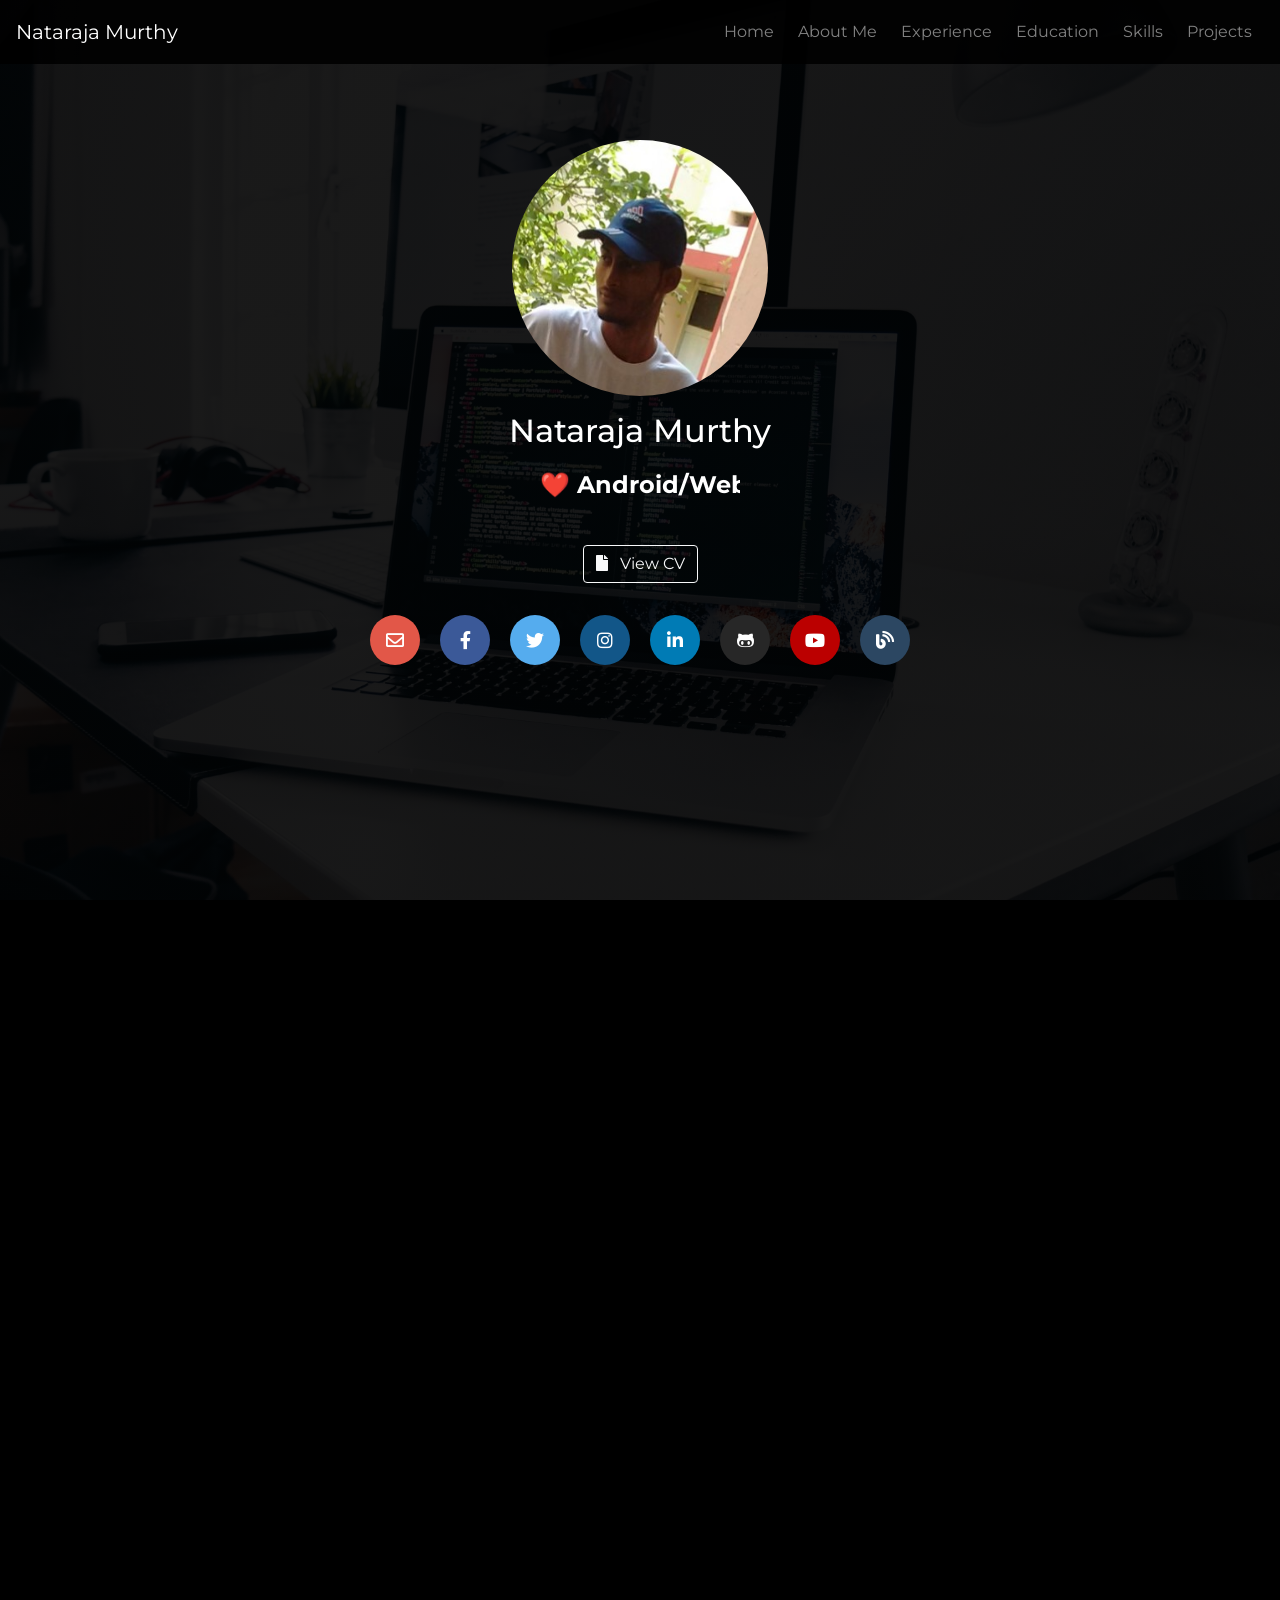
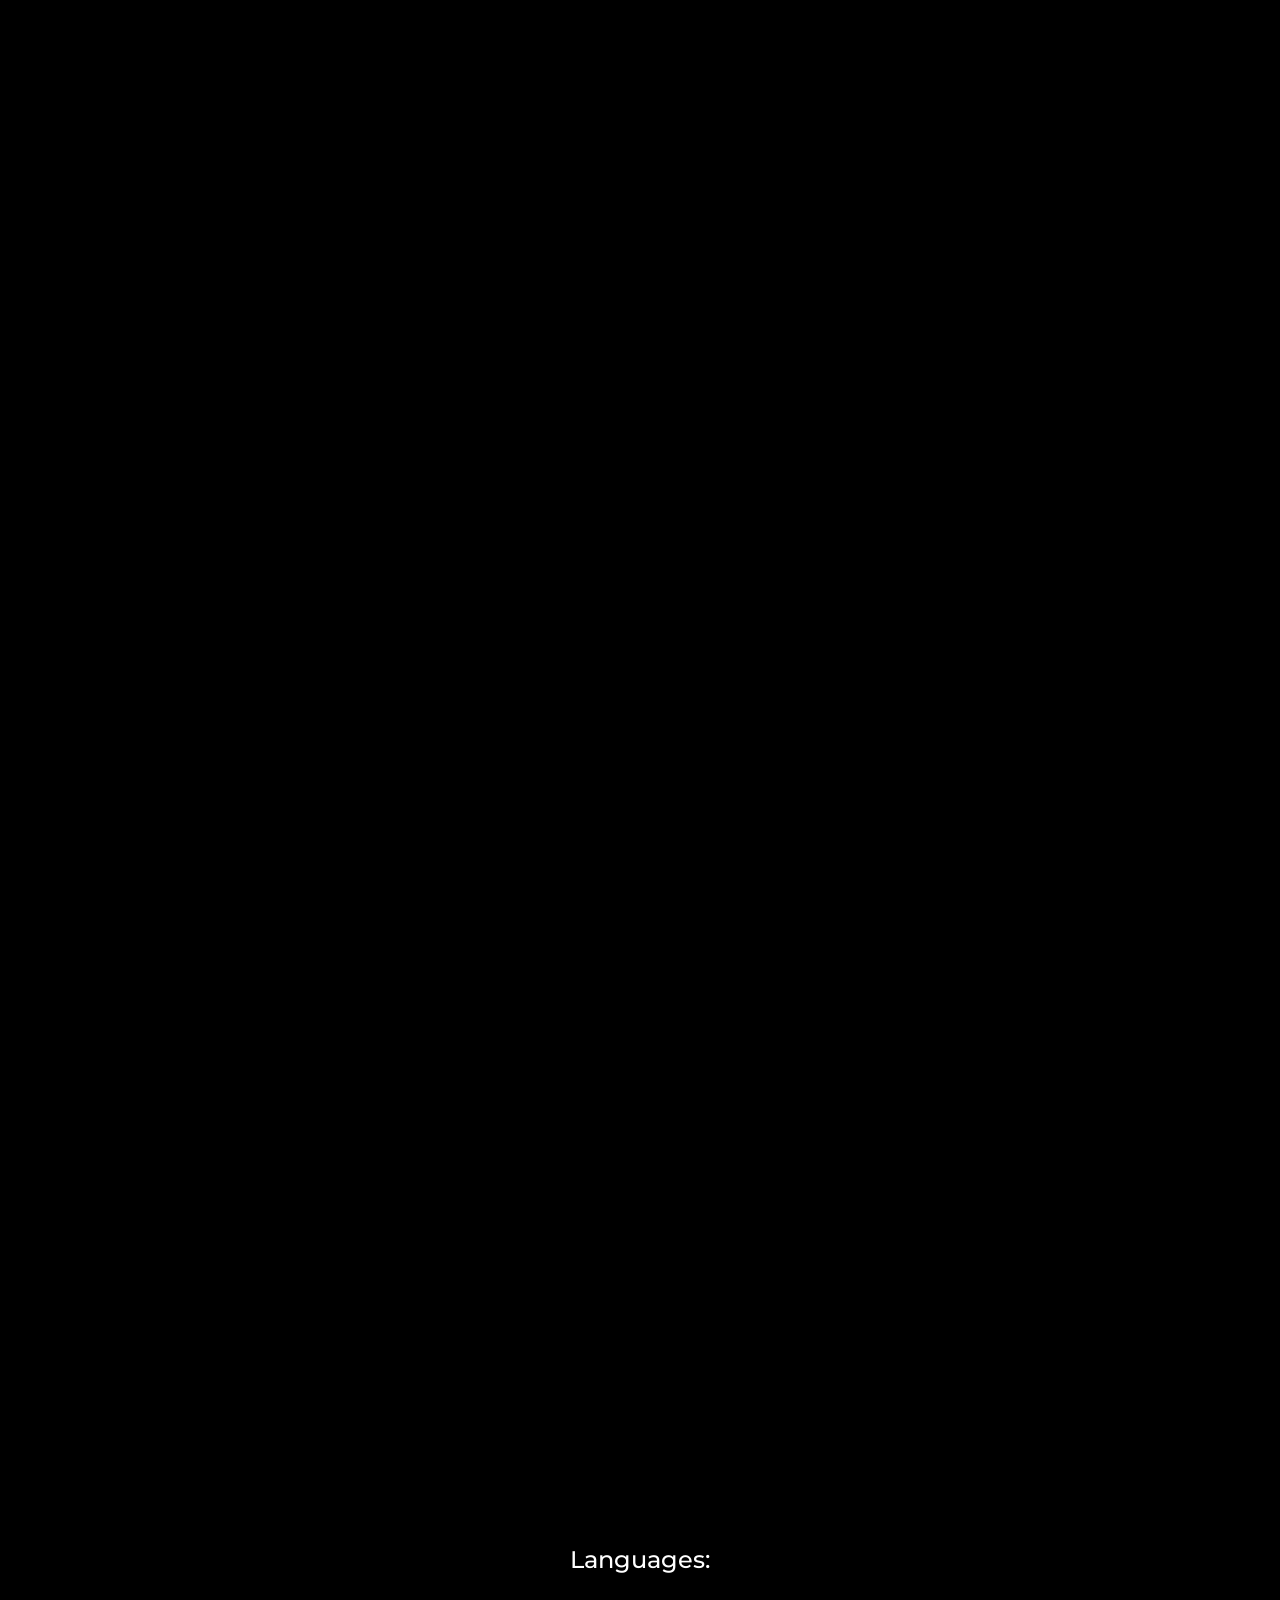
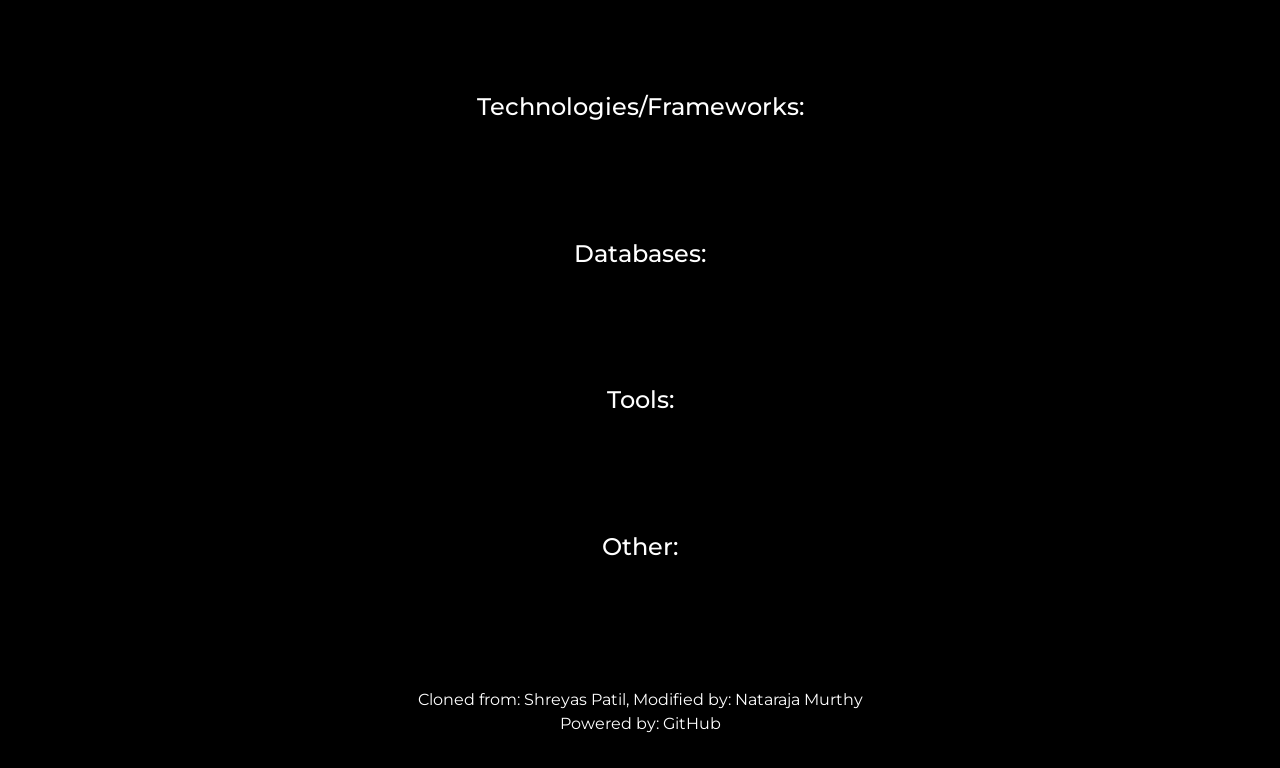
<file: index.html>
<!DOCTYPE html>
<html>
<head>
<link rel="stylesheet" href="https://cdnjs.cloudflare.com/ajax/libs/font-awesome/4.7.0/css/font-awesome.min.css">
<link href="https://fonts.googleapis.com/css?family=Handlee" rel="stylesheet">

    <title>Nataraja Murthy</title>
    <META name="keywords"
          content="nataraja murthy, nataraj, murthy, natarajamurthy, nataraja, , android developer, web developer, yoursNataraj, yoursnataraj">
    <META name="description"
          content="Official Website of Nataraja Murthy. Android Developer, Web Developer, Open Source Enthusiast.">
    <link rel="shortcut icon" href="Images/profile.jpg" type="image/jpeg" />
    <link rel="canonical" href="https://natarajamurthy.github.io/" />
    <meta charset="utf-8">
    <meta name="viewport" content="width=device-width, initial-scale=1">

    <link href="https://fonts.googleapis.com/css?family=Montserrat&display=swap" rel="stylesheet">
    <link rel="stylesheet" href="https://stackpath.bootstrapcdn.com/bootstrap/4.3.1/css/bootstrap.min.css"
          integrity="sha384-ggOyR0iXCbMQv3Xipma34MD+dH/1fQ784/j6cY/iJTQUOhcWr7x9JvoRxT2MZw1T" crossorigin="anonymous">
    <link rel="stylesheet" href="https://use.fontawesome.com/releases/v5.8.1/css/all.css"
          integrity="sha384-50oBUHEmvpQ+1lW4y57PTFmhCaXp0ML5d60M1M7uH2+nqUivzIebhndOJK28anvf" crossorigin="anonymous">
    <script src="https://code.jquery.com/jquery-3.3.1.slim.min.js"
            integrity="sha384-q8i/X+965DzO0rT7abK41JStQIAqVgRVzpbzo5smXKp4YfRvH+8abtTE1Pi6jizo"
            crossorigin="anonymous"></script>
    <script src="https://cdnjs.cloudflare.com/ajax/libs/popper.js/1.14.7/umd/popper.min.js"
            integrity="sha384-UO2eT0CpHqdSJQ6hJty5KVphtPhzWj9WO1clHTMGa3JDZwrnQq4sF86dIHNDz0W1"
            crossorigin="anonymous"></script>
    <script src="https://stackpath.bootstrapcdn.com/bootstrap/4.3.1/js/bootstrap.min.js"
            integrity="sha384-JjSmVgyd0p3pXB1rRibZUAYoIIy6OrQ6VrjIEaFf/nJGzIxFDsf4x0xIM+B07jRM"
            crossorigin="anonymous"></script>
    <script src="https://ajax.googleapis.com/ajax/libs/jquery/3.4.1/jquery.min.js"></script>
    <script src="js/modernizr.js"></script>
    <link rel="stylesheet" type="text/css" href="css/styles.css" />
    <link rel="stylesheet" href="https://cdnjs.cloudflare.com/ajax/libs/animate.css/3.7.2/animate.min.css">
    <link href="https://unpkg.com/aos@2.3.1/dist/aos.css" rel="stylesheet">
    <script src="https://unpkg.com/aos@2.3.1/dist/aos.js"></script>

    <meta property="og:title" content="Nataraja Murthy">
    <meta property="og:image"
          content="https://github.com/NatarajaMurthy/NatarajaMurthy.github.io/raw/master/Images/profile.jpg">
</head>
<body data-spy="scroll" data-target=".navbar" data-offset="50">
<!--
<h2 style="text-align:center">Portfolio</h2>
<div class="card">
  <img src="[data-uri]" alt="Nataraja Murthy" style="width:143px">
  <h1>Nataraja Murthy</h1>
  <p class="title">YouTuber and Programmer</p>
  <p>Student</p>
  <div style="margin: 24px 0;">
    <a href="https://www.youtube.com/channel/UCninsT8lEtwlJYedzYY7bnA?sub_confirmation=1"><i class="fa fa-youtube" target="_blank"></i></a> &nbsp&nbsp
    <a href="https://github.com/yoursNataraj" target="_blank"><i class="fa fa-github"></i></a> &nbsp&nbsp
    <a href="https://www.linkedin.com/in/yoursNataraj/" target="_blank"><i class="fa fa-linkedin"></i></a> &nbsp&nbsp
    <a href="https://www.hackerrank.com/yoursNataraj?hr_r=1" target="_blank"><i class="fa fa-code"></i></a> 
  </div>
  <p><a href="https://natarajamurthy.blogspot.com/" target="_blank"><button>Contact</button></a></p>
</div>
-->
<nav id="myNavbar" class="navbar navbar-expand-lg navbar-dark sticky-top">
    <a class="navbar-brand" href="index.html">Nataraja Murthy</a>
    <button class="navbar-toggler" type="button" data-toggle="collapse" data-target="#navbarNav"
            aria-controls="navbarNav" aria-expanded="false" aria-label="Toggle navigation">
        <span class="navbar-toggler-icon"></span>
    </button>
    <div class="collapse navbar-collapse" id="navbarNav">
        <ul class="nav navbar-nav ml-auto">
            <li class="nav-item" data-toggle="collapse" data-target=".navbar-collapse.show">
                <a class="nav-link" href="#home">Home</a>
            </li>
            <li class="nav-item" data-toggle="collapse" data-target=".navbar-collapse.show">
                <a class="nav-link" href="#aboutMe">About Me</a>
            </li>
            <li class="nav-item" data-toggle="collapse" data-target=".navbar-collapse.show">
                <a class="nav-link" href="#experience">Experience</a>
            </li>
            <li class="nav-item" data-toggle="collapse" data-target=".navbar-collapse.show">
                <a class="nav-link" href="#education">Education</a>
            </li>
            <li class="nav-item" data-toggle="collapse" data-target=".navbar-collapse.show">
                <a class="nav-link" href="#skills">Skills</a>
            </li>
            <li class="nav-item">
                <a class="nav-link" href="#projects">Projects</a>
            </li>
        </ul>
    </div>
</nav>

<!-- Home Section START -->
<section id="home" style="margin-top: 0%; padding-top: 60px;">
    <img id="tilt" class="rounded-circle d-block mx-auto m-3" src="Images/profile.png" height="256" width="256"
         data-aos="zoom-in-up">
    <div class="h2 mt-2 text-center" style="color: #FFFFFF">Nataraja Murthy</div>

    <div class="cd-intro m-3 text-center">
        <h4 class="cd-headline slide">
                <span class="cd-words-wrapper" style="width:200px !important">
                    <b class="is-visible">❤️ Android/Web</b>
                    <b>✈️ Java/Kotlin</b>
                    <b>😍 Open Source</b>
                    <b>🔥 Firebase</b>
                    <b>👨🏻‍💻 Enthusiast</b>
                    <b>✍️ Technical</b>
                    <b>🇮🇳 Indian</b>
                </span>
        </h4>
    </div>

    <div class="d-flex align-items-center">
        <a href="https://docs.google.com/document/d/1svPglaQGpak8pA622TJrakeTSE3eKFEe/edit?usp=drive_link&ouid=116600711653268773711&rtpof=true&sd=true"
           class="btn btn-outline-light d-block mx-auto m-4" target="_blank" role="button"><i
                class="fas fa-file mr-2"></i>
            View CV</a>
    </div>

    <div class="container-fluid d-block mx-auto text-center social-links" style="width:fit-content;" data-aos="fade-up"
         data-aos-anchor-placement="top-bottom">
        <a href="mailto:teamofnatarajamurthy@gmail.com" class="far fa-envelope rounded-circle"></a>
        <a href="https://www.facebook.com/yoursNataraj" target="_blank"
           class="fab fa-facebook-f rounded-circle"></a>
        <a href="https://twitter.com/yoursNataraj" target="_blank"
           class="fab fa-twitter rounded-circle"></a>
        <a href="https://instagram.com/yoursNataraj/" target="_blank"
           class="fab fa-instagram rounded-circle"></a>
        <a href="https://www.linkedin.com/in/yoursNataraj" target="_blank"
           class="fab fa-linkedin-in rounded-circle"></a>
        <a href="https://github.com/yoursNataraj" target="_blank"
           class="fab fa-github-alt rounded-circle"></a>
        <a href="https://www.youtube.com/channel/UCninsT8lEtwlJYedzYY7bnA?sub_confirmation=1" target="_blank"
           class="fab fa-youtube rounded-circle"></a>
        <a href="https://natarajamurthy.blogspot.com/" target="_blank"
           class="fas fab fa-blog rounded-circle"></a>
    </div>
</section>
<!-- Home Section END -->

<!-- About Section START -->
<section id="aboutMe">
    <div class="justify-content-center">
        <div class="h1 text-center" data-aos="zoom-in-up"><i class="fas fa-user-alt mr-2"></i><b>About</b> Me
        </div>
        <div class="d-flex align-items-center">
            <div class="p text-monospace d-block mx-auto p-4 larger align-self-center" data-aos="zoom-in-down">
                Hi, I'm Nataraja Murthy, a dedicated programmer with a passion for <br>crafting elegant solutions.
                I specialize in C, C++, Java, Python, Kotlin and <br>Web technologies.
                I thrive on challenges and value clean code and collaboration. <br>
                When not coding, I enjoy to play games and finds the ways to Adventures. <br>
                <br>Let's connect and explore exciting tech possibilities together!<br>
                <div class="links">
                    <br>
                    Coding Links:
                    <ul>
                        <li><a href="https://www.hackerrank.com/yoursNataraj" target="_blank">HackerRank</a></li>
                        <li><a href="https://auth.geeksforgeeks.org/user/yoursnataraj" target="_blank">GeeksforGeeks</a></li>
                        <li><a href="https://github.com/yoursNataraj" target="_blank">GitHub</a></li>
                    </ul>
                </div>
            </div>
        </div>
    </div>
</section>
<!-- About Section END -->

<!-- Experience Section START -->
<section id="experience">
    <div class="h1 text-center" data-aos="zoom-in-up"><i class="fas fa-briefcase"></i> My <b>Experience</b></div>
    <div class="d-flex align-items-center"><br><br><br><br><br>
        <ul class="list-group p-3 mx-auto" style="width: fit-content;" data-aos="zoom-in-down">
            <li class="list-group-item">
                <div class="row">
                    <div class="col-auto">
                        <img class="img-responsive rounded m-2" style="background-color: #ffffff;"
                             src="Images/Company/yupptv.jpg" width="64"
                             height="64" />
                    </div>
                    <div class="col-auto">
                        <div class="small" style="color: #b7b6bb">01/2022 - PRESENT</div>
                        <div class="large font-weight-bold font-italic mt-2" style="color: #FFFFFF;">Software Developer</div>
                        <div class="large mt-2" style="color: #FFFFFF;"><a class="text-decoration-none"
                                                                           href="https://yvs.com" target="_blank">Yupptv</a></div>
                        <div class="small" style="color: #b7b6bb">Hyderabad, Telangana</div>
                    </div>
                </div>
            </li>
            <li class="list-group-item">
                <div class="row">
                    <div class="col-auto">
                        <img class="img-responsive rounded m-2" style="background-color: #ffffff;"
                             src="Images/Company/apalya.jpeg" width="64"
                             height="64" />
                    </div>
                    <div class="col-auto">
                        <div class="small" style="color: #b7b6bb">11/2021 - 01/2022</div>
                        <div class="large font-weight-bold font-italic mt-2" style="color: #FFFFFF;">Software Developer</div>
                        <div class="large mt-2" style="color: #FFFFFF;"><a class="text-decoration-none"
                                                                           href="http://apalya.com/" target="_blank">Apalya Technologies</a></div>
                        <div class="small" style="color: #b7b6bb">Hyderabad, Telangana</div>
                    </div>
                </div>
            </li>
            <li class="list-group-item">
                <div class="row">
                    <div class="col-auto">
                        <img class="img-responsive rounded m-2 pr-2 pl-2" style="background-color: #bb0000;"
                             src="Images/Company/youtube.png"
                              width="64"
                             height="64" />
                    </div>
                    <div class="col-auto">
                        <div class="small" style="color: #b7b6bb">05/2017 - PRESENT</div>
                        <div class="large font-weight-bold font-italic mt-2" style="color: #FFFFFF;">YouTuber</div>
                        <div class="large mt-2" style="color: #FFFFFF;"><a class="text-decoration-none "
                                                                           href="https://www.youtube.com/@yoursNataraj" target="_blank">YouTube</a></div>
                        <div class="small" style="color: #b7b6bb">Hyderabad, Telangana</div>
                    </div>
                </div>
            </li>
        </ul>
    </div>

</section>
<!-- Experience Section END -->

<!-- Community Section START -->
<!--
<section id="community">
    <div class="h1 text-center" data-aos="zoom-in-up"><i class="fas fa-users"></i> My <b>Community</b></div>
    <div class="d-flex align-items-center">
        <ul class="list-group p-3 mx-auto" style="width: fit-content;" data-aos="zoom-in-down">
            <li class="list-group-item">
                <div class="row">
                    <div class="col-auto">
                        <img class="img m-2 pr-2 pl-2"
                             src="https://pbs.twimg.com/profile_images/1361975143610806272/XvJlVRxW_400x400.jpg" width="78" />
                    </div>
                    <div class="col-auto">
                        <div class="small" style="color: #b7b6bb">01/2021 - PRESENT</div>
                        <div class="large font-weight-bold font-italic mt-2" style="color: #FFFFFF;">Organizer</div>
                        <div class="large mt-2" style="color: #FFFFFF;"><a class="text-decoration-none"
                                                                           href="https://www.meetup.com/Kotlin-Mumbai/" target="_blank">Nataraja Murthy and Co.</a></div>
                        <div class="small" style="color: #b7b6bb">India</div>
                    </div>
                </div>
            </li>
        </ul>
    </div>

</section>
-->
<!-- Community Section END -->

<!-- Education Section START -->
<section id="education">
    <div class="h1 text-center" data-aos="zoom-in-up"><i class="fas fa-graduation-cap"></i>My <b>Education</b></div>
    <div class="d-flex align-items-center">
        <ul class="list-group p-3 mx-auto" data-aos="zoom-in-down">
            <li class="list-group-item">
                <div class="small" style="color: #b7b6bb">2013 - 2017</div>
                <div class="large font-weight-bold mt-2" style="color: #FFFFFF;">JNTU College of Engineering,
                    Manthani</div>
                <div class="small" style="color: #b7b6bb">Karimnagar, Telangana</div>
                <div class="font-weight-light mt-1" style="color: #7b7a7f">Bachelor of Engineering in Computer Science and Engineering</div>
            </li>
            <li class="list-group-item">
                <div class="small" style="color: #b7b6bb">2010 - 2012</div>
                <div class="large font-weight-bold mt-2" style="color: #FFFFFF;">Sravanthi Junior College
                </div>
                <div class="small" style="color: #b7b6bb">Karimnagar, Telangana</div>
                <div class="font-weight-light mt-1" style="color: #7b7a7f">M.P.C.</div>
            </li>
            <br><br><br>
        </ul>
    </div>

</section>
<!-- Education Section END -->

<!-- Projects Section START -->
<section id="projects">
    <div class="h1 text-center" data-aos="zoom-in-up"><i class="fas fa-code"></i> My <b>Projects</b></div>
    <div class="d-flex align-items-center">
        <ul class="list-group p-3 mx-auto" style="width: fit-content;" data-aos="zoom-in-down">
            <li class="list-group-item">
                <div class="row">
                    <div class="col-auto">
                        <div class="rounded m-2" style="background-color: #27ae60; width: 64px; height: 64px; display: flex; align-items: center; justify-content: center;">
                            <i class="fas fa-money-bill-wave" style="font-size: 32px; color: #FFFFFF;"></i>
                        </div>
                    </div>
                    <div class="col-auto">
                        <div class="large font-weight-bold mt-2" style="color: #FFFFFF;">Money Flow Tracker</div>
                        <div class="small" style="color: #b7b6bb">Expense Tracking Application</div>
                        <div class="small mt-2" style="color: #9b9a9f">Track your daily expenses and manage your budget efficiently with an intuitive interface.</div>
                        <div class="mt-3">
                            <a href="projects/money-flow-tracker/" class="btn btn-sm btn-outline-light">
                                <i class="fas fa-external-link-alt mr-2"></i>View Project
                            </a>
                        </div>
                    </div>
                </div>
            </li>
        </ul>
    </div>
</section>
<!-- Projects Section END -->

<!-- Skills Section START -->
<section id="skills">
    <div class="h1 text-center" data-aos="zoom-in-up"><i class="fas fa-star"></i>My <b>Skills</b></div>
    <div class="container-fluid d-block mx-auto text-center" style="width:fit-content;">
        <div class="h4 mt-4">Languages:</div>
        <div class="row justify-content-center align-items-center" data-aos="fade-down" data-aos-easing="linear"
             data-aos-duration="500">
            <div class="skill" style="color: #e43e00">
                <div class="fab fa-java  p-0 m-1" style="font-size: 30px"></div>
                <div class="font-weight-bold">Java</div>
            </div>
            <div class="skill" style="color: #cf4237">
                <div class="fas fa-code p-0 m-1" style="font-size: 30px"></div>
                <div class="font-weight-bold">Kotlin</div>
            </div>
            <div class="skill" style="color: #2099df">
                <div class="fab fa-react p-0 m-1" style="font-size: 30px"></div>
                <div class="font-weight-bold">ReactJS</div>
            </div>
            <div class="skill" style="color: #b2b200">
                <div class="fab fa-js-square  p-0 m-1" style="font-size: 30px;"></div>
                <div class="font-weight-bold">JavaScript</div>
            </div>
            <div class="skill" style="color: #cf5b1e">
                <div class="fab fa-html5  p-0 m-1" style="font-size: 30px"></div>
                <div class="font-weight-bold">HTML</div>
            </div>
            <div class="skill" style="color: #559cc4">
                <div class="fab fa-css3  p-0 m-1" style="font-size: 30px"></div>
                <div class="font-weight-bold">CSS</div>
            </div>
            <div class="skill" style="color: #f3c623">
                <div class="fab fa-python p-0 m-1" style="font-size: 30px"></div>
                <div class="font-weight-bold">Python</div>
            </div>
            <div class="skill" style="color: #597fb2">
                <div class="fab fa-php  p-0 m-1" style="font-size: 30px;"></div>
                <div class="font-weight-bold">PHP</div>
            </div>
        </div>

        <div class="h4 mt-4">Technologies/Frameworks:</div>
        <div class="row justify-content-center align-items-center" data-aos="fade-down" data-aos-easing="linear"
             data-aos-duration="500">
            <div class="skill" style="color: #29bf0f">
                <div class="fab fa-android p-0 m-1" style="font-size: 30px"></div>
                <div class="font-weight-bold">Android</div>
            </div>
            <div class="skill" style="color: #0f96bf">
                <div class="fas fa-mobile p-0 m-1" style="font-size: 30px"></div>
                <div class="font-weight-bold">Flutter</div>
            </div>
            <div class="skill" style="color: #cf4237">
                <div class="fas fa-code p-0 m-1" style="font-size: 30px"></div>
                <div class="font-weight-bold">Next JS</div>
            </div>
            <div class="skill" style="color: #cf4237">
                <div class="fas fa-code p-0 m-1" style="font-size: 30px"></div>
                <div class="font-weight-bold">Ktor</div>
            </div>
            <div class="skill" style="color: #00ff22">
                <div class="fab fa-node p-0 m-1" style="font-size: 30px"></div>
                <div class="font-weight-bold">Node.js</div>
            </div>
            <div class="skill" style="color: #32e0c4">
                <div class="fab fa-python p-0 m-1" style="font-size: 30px"></div>
                <div class="font-weight-bold">Django</div>
            </div>
        </div>

        <div class="h4 mt-4">Databases:</div>
        <div class="row justify-content-center align-items-center" data-aos="fade-down" data-aos-easing="linear"
             data-aos-duration="500">
            <div class="skill" style="color: #6685e4">
                <div class="fas fa-database  p-0 m-1" style="font-size: 30px"></div>
                <div class="font-weight-bold">MySQL</div>
            </div>
            <div class="skill" style="color: #046e16">
                <div class="fas fa-database  p-0 m-1" style="font-size: 30px"></div>
                <div class="font-weight-bold">PostgreSQL</div>
            </div>
            <div class="skill" style="color: #F80000">
                <div class="fas fa-database p-0 m-1" style="font-size: 30px"></div>
                <div class="font-weight-bold">Oracle</div>
            </div>
            <!--
            <div class="skill" style="color: #FFA000">
                <div class="fas fa-database p-0 m-1" style="font-size: 30px"></div>
                <div class="font-weight-bold">Redis</div>
            </div>
            -->
        </div>

        <div class="h4 mt-4">Tools:</div>
        <div class="row justify-content-center align-items-center" data-aos="fade-down" data-aos-easing="linear"
             data-aos-duration="500">
            <div class="skill" style="color: #ffffff">
                <div class="fab fa-git  p-0 m-1" style="font-size: 30px"></div>
                <div class="font-weight-bold">Eclipse</div>
            </div>
            <div class="skill" style="color: #ffffff">
                <div class="fab fa-github-square  p-0 m-1" style="font-size: 30px"></div>
                <div class="font-weight-bold">GitHub</div>
            </div>
            <div class="skill" style="color: #ffffff">
                <div class="fab fa-github-square  p-0 m-1" style="font-size: 30px"></div>
                <div class="font-weight-bold">GitHub Actions</div>
            </div>
            <div class="skill" style="color: #FFFFFF">
                <div class="fab fa-linux p-0 m-1" style="font-size: 30px"></div>
                <div class="font-weight-bold">Linux</div>
            </div>
            <div class="skill" style="color: #FFA000">
                <div class="fab fa-jenkins p-0 m-1" style="font-size: 30px"></div>
                <div class="font-weight-bold">Jenkins</div>
            </div>
        </div>

        <div class="h4 mt-4">Other:</div>
        <div class="row justify-content-center align-items-center" data-aos="fade-down" data-aos-easing="linear"
             data-aos-duration="500">
            <div class="skill" style="color: #ffffff">
                <div class="fas fa-pen-alt p-0 m-1" style="font-size: 30px"></div>
                <div class="font-weight-bold">Technical Writing</div>
            </div>
            <div class="skill" style="color: #ffffff">
                <div class="fas fa-user-friends  p-0 m-1" style="font-size: 30px"></div>
                <div class="font-weight-bold">Team Management</div>
            </div>
            <div class="skill" style="color: #ffffff">
                <div class="fas fa-users p-0 m-1" style="font-size: 30px"></div>
                <div class="font-weight-bold">Team Leadership</div>
            </div>
            <!--
            <div class="skill" style="color: #ffffff">
                <div class="fas fa-palette p-0 m-1" style="font-size: 30px"></div>
                <div class="font-weight-bold">UI/UX Designing</div>
            </div>
            -->
        </div>
    </div>
</section>
<!-- Skills Section END -->

<!-- Footer -->
<footer class="m-3 mx-auto">
    <div class="text-center text-white p-3" style="background-color: rgba(0,0,0,0.8)">Cloned from: Shreyas Patil, Modified by: Nataraja Murthy<br>
        Powered by: GitHub
    </div>
</footer>

<!-- Statcounter -->
<script type="text/javascript">
    var sc_project = 12121673;
    var sc_invisible = 1;
    var sc_security = "206010bd";
</script>
<script type="text/javascript" src="https://www.statcounter.com/counter/counter.js" async></script>
<noscript>
    <div class="statcounter"><a title="Web Analytics" href="https://statcounter.com/" target="_blank"><img
            class="statcounter" src="https://c.statcounter.com/12121673/0/206010bd/1/" alt="Web Analytics"></a>
    </div>
</noscript>
<!-- End of Statcounter Code -->

<!-- Initialize Animation -->
<script>
    AOS.init();
</script>
<script src="js/main.js"></script>
</body>
</html>
</file>
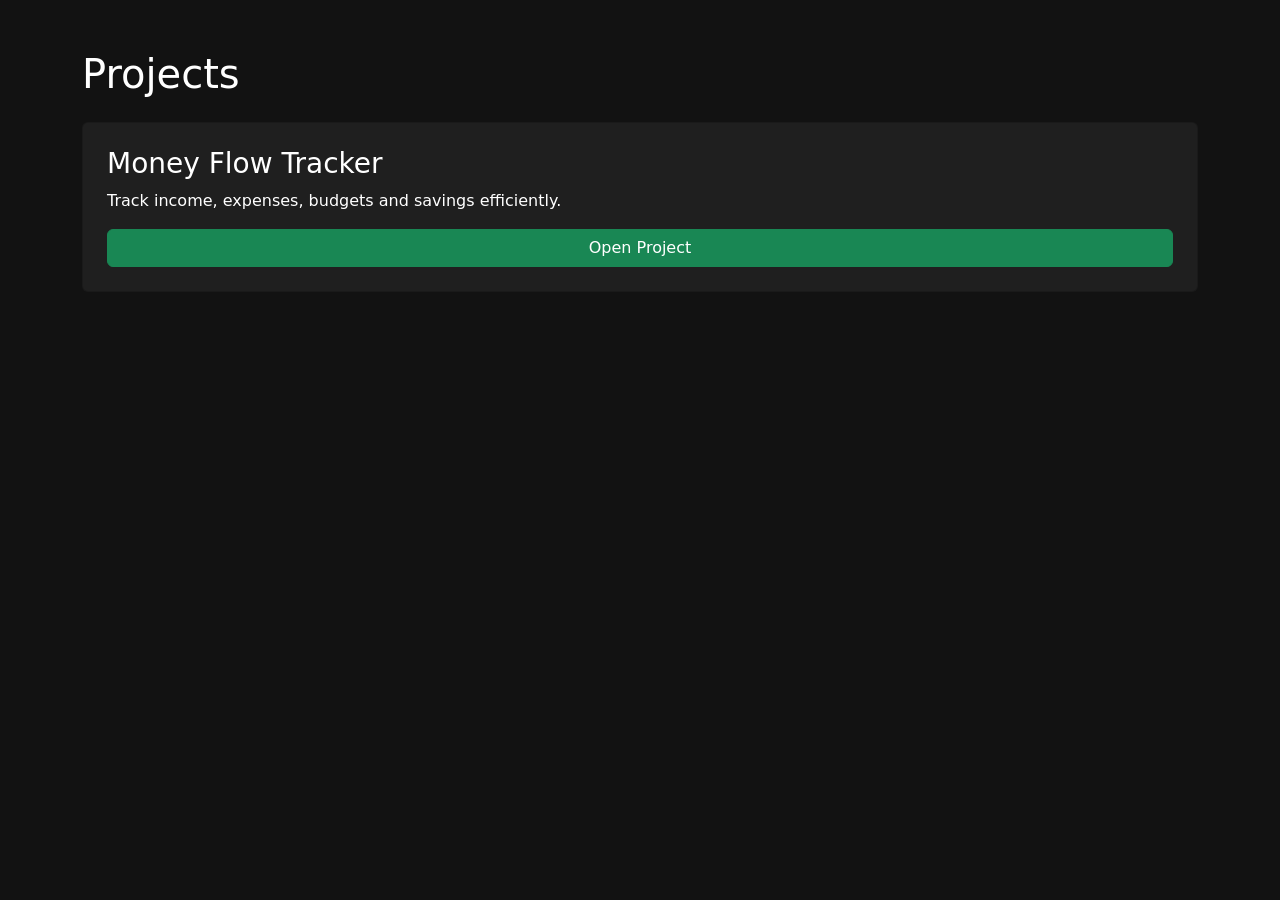
<file: projects/index.html>
<!DOCTYPE html>
<html lang="en">

<head>
    <meta charset="UTF-8">
    <meta name="viewport" content="width=device-width, initial-scale=1">

    <title>Projects - Nataraja Murthy</title>

    <link href="https://cdn.jsdelivr.net/npm/bootstrap@5.3.3/dist/css/bootstrap.min.css" rel="stylesheet">

    <style>
        body {
            background: #121212;
            color: white;
        }

        .container {
            margin-top: 50px;
        }

        .card {
            background: #1f1f1f;
            color: white;
        }
    </style>

</head>

<body>

    <div class="container">

        <h1>Projects</h1>

        <div class="card p-4 mt-4">

            <h3>Money Flow Tracker</h3>

            <p>
                Track income, expenses, budgets and savings efficiently.
            </p>

            <a href="./money-flow-tracker/" class="btn btn-success">
                Open Project
            </a>

        </div>

    </div>

</body>

</html>
</file>
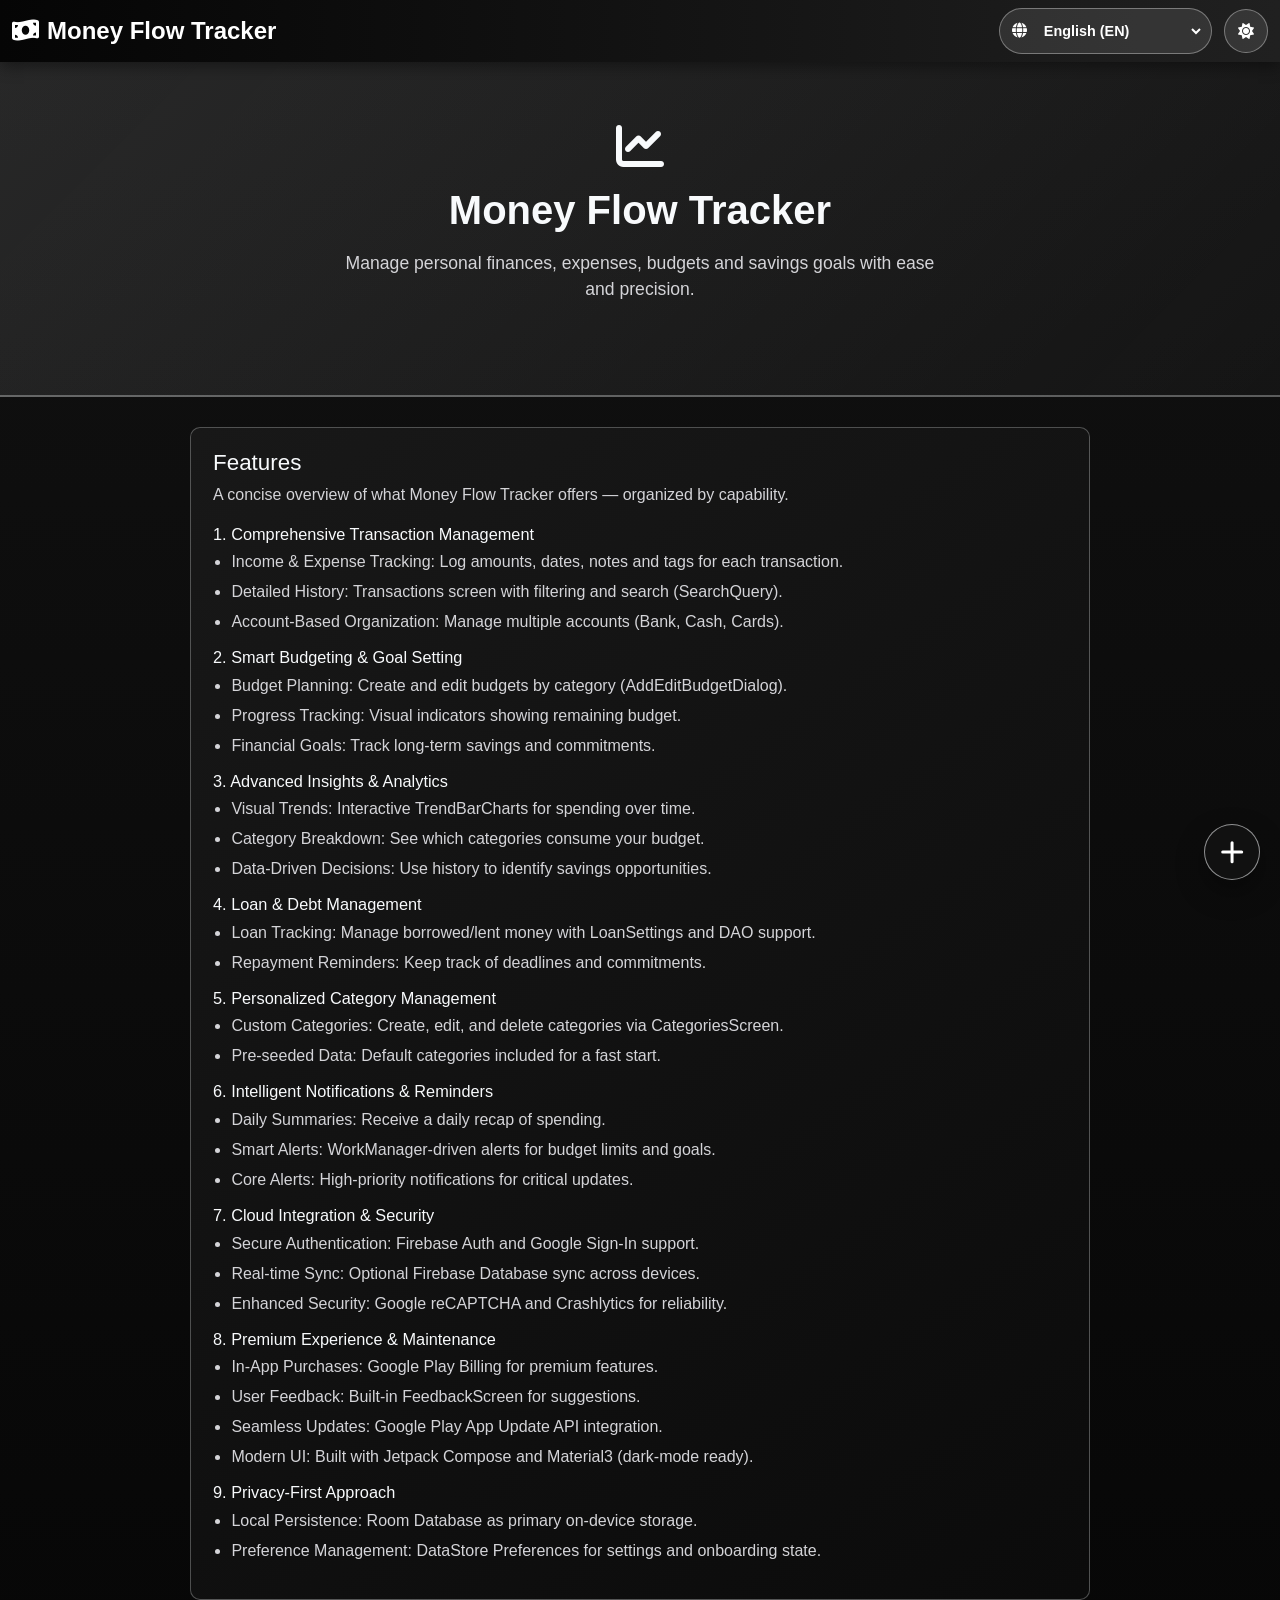
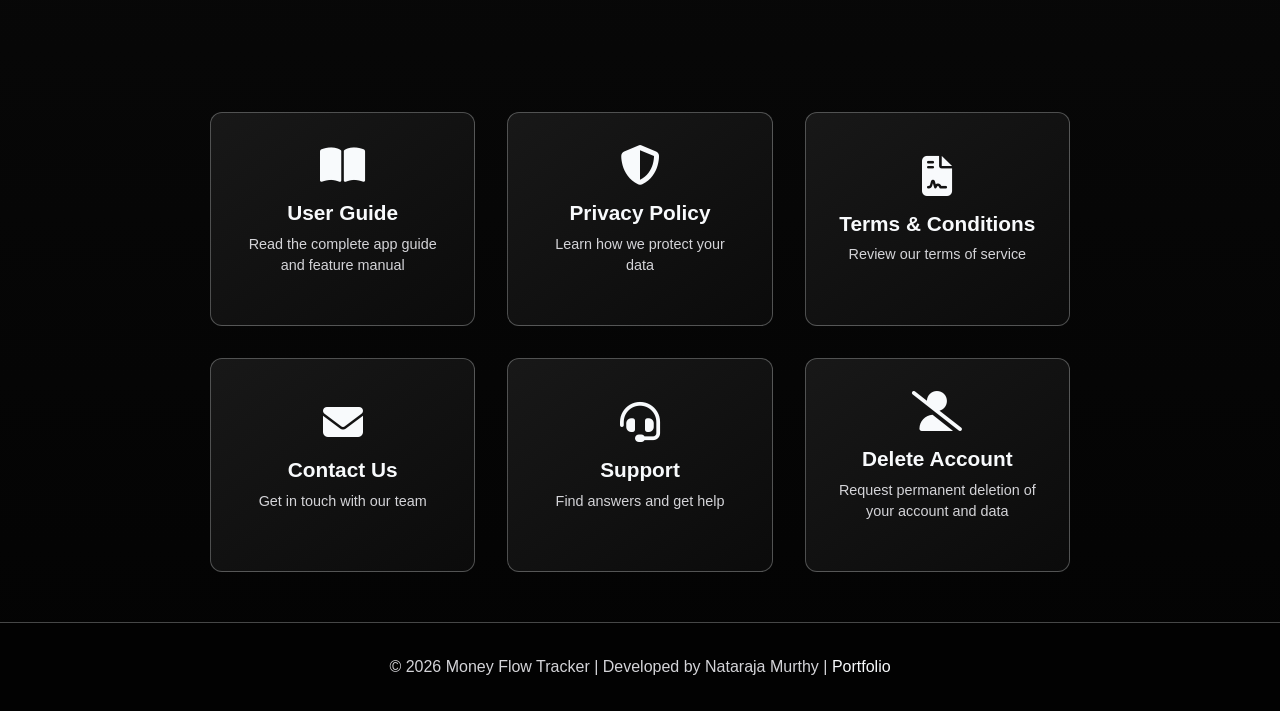
<file: projects/money-flow-tracker/index.html>
<!DOCTYPE html>
<html lang="en">

<head>
    <meta charset="UTF-8">
    <meta name="viewport" content="width=device-width, initial-scale=1">
    <meta name="description" content="Money Flow Tracker — personal finance app: budgets, transactions, insights, loan management, and secure sync.">

    <title>Money Flow Tracker</title>

    <link rel="icon" type="image/png" href="./mft_logo.png">
    <link rel="apple-touch-icon" href="./mft_logo.png">
    <link href="https://cdn.jsdelivr.net/npm/bootstrap@5.3.3/dist/css/bootstrap.min.css" rel="stylesheet">
    <link rel="stylesheet" href="https://cdnjs.cloudflare.com/ajax/libs/font-awesome/6.4.0/css/all.min.css">
    <link rel="stylesheet" href="./language-picker.css">

    <style>
        * {
            margin: 0;
            padding: 0;
            box-sizing: border-box;
        }

        body {
            background: linear-gradient(135deg, #0f1419 0%, #1a1f2e 100%);
            color: white;
            font-family: 'Segoe UI', Tahoma, Geneva, Verdana, sans-serif;
            min-height: 100vh;
            display: flex;
            flex-direction: column;
        }

        nav {
            background: linear-gradient(90deg, #f8fafc 0%, #d4d4d8 100%);
            box-shadow: 0 4px 15px rgba(248, 250, 252, 0.3);
            padding: 1rem 0;
        }

        nav .navbar-brand {
            font-weight: 700;
            font-size: 1.5rem;
            color: white !important;
        }

        nav .navbar-brand i {
            margin-right: 0.5rem;
        }

        .hero-section {
            padding: 60px 20px;
            text-align: center;
            background: linear-gradient(135deg, rgba(248, 250, 252, 0.1) 0%, rgba(212, 212, 212, 0.05) 100%);
            border-bottom: 2px solid rgba(248, 250, 252, 0.3);
        }

        .hero-section h1 {
            font-size: 2.5rem;
            font-weight: 700;
            margin-bottom: 1rem;
            color: #f8fafc;
        }

        .hero-section i {
            font-size: 3rem;
            color: #f8fafc;
            margin-bottom: 1rem;
        }

        .hero-section p {
            font-size: 1.1rem;
            color: #bdc3c7;
            max-width: 600px;
            margin: 0 auto 2rem;
        }

        .main-container {
            flex: 1;
            padding: 50px 20px;
            max-width: 900px;
            margin: 0 auto;
            width: 100%;
        }

        .card-grid {
            display: grid;
            grid-template-columns: repeat(auto-fit, minmax(250px, 1fr));
            gap: 2rem;
            margin-top: 2rem;
        }

        .feature-card {
            background: linear-gradient(135deg, #1e2936 0%, #0f1419 100%);
            border: 1px solid rgba(248, 250, 252, 0.3);
            border-radius: 12px;
            padding: 2rem;
            text-align: center;
            transition: all 0.3s ease;
            cursor: pointer;
            text-decoration: none;
            color: inherit;
            display: flex;
            flex-direction: column;
            justify-content: center;
        }

        .feature-card:hover {
            border-color: #f8fafc;
            transform: translateY(-5px);
            box-shadow: 0 8px 25px rgba(248, 250, 252, 0.2);
            background: linear-gradient(135deg, #f8fafc 0%, #d4d4d8 100%);
        }

        .feature-card i {
            font-size: 2.5rem;
            color: #f8fafc;
            margin-bottom: 1rem;
        }

        .feature-card:hover i {
            color: white;
        }

        .feature-card h3 {
            font-size: 1.3rem;
            font-weight: 600;
            margin-bottom: 0.5rem;
        }

        .feature-card p {
            font-size: 0.9rem;
            color: #bdc3c7;
        }

        .feature-card:hover p {
            color: white;
        }

        footer {
            background: rgba(15, 20, 25, 0.8);
            border-top: 1px solid rgba(248, 250, 252, 0.3);
            text-align: center;
            padding: 2rem;
            color: #bdc3c7;
            margin-top: auto;
        }

        a {
            text-decoration: none;
            color: #f8fafc;
            transition: color 0.3s ease;
        }

        a:hover {
            color: #ffffff;
        }

        @media (max-width: 768px) {
            .hero-section h1 {
                font-size: 1.8rem;
            }

            .card-grid {
                grid-template-columns: 1fr;
            }
        }

        .features-section {
            max-width: 900px;
            margin: 30px auto;
            padding: 22px;
            background: rgba(255, 255, 255, 0.02);
            border: 1px solid rgba(248, 250, 252, 0.08);
            border-radius: 10px;
        }

        .skip-link {
            position: absolute;
            left: -9999px;
            top: auto;
            width: 1px;
            height: 1px;
            overflow: hidden;
        }

        .skip-link:focus {
            position: static;
            width: auto;
            height: auto;
            padding: 8px 12px;
            background: #f8fafc;
            color: #071017;
            border-radius: 4px;
            z-index: 9999;
            display: inline-block;
            margin: 10px;
        }

        .features-section h2 {
            color: #f8fafc;
            margin-bottom: 6px;
            font-size: 1.4rem;
        }

        .features-section .section-sub {
            color: #bdc3c7;
            margin-bottom: 18px;
        }

        .feature-item {
            margin-bottom: 14px;
        }

        .feature-item h4 {
            color: #f5f5f5;
            margin-bottom: 6px;
            font-size: 1.02rem;
        }

        .feature-item ul {
            color: #d1d5db;
            padding-left: 1.15rem;
            margin: 0;
        }

        .feature-item ul li {
            margin-bottom: 6px;
        }
    </style>

</head>

<body>
    <a class="skip-link" href="#main-content" data-i18n="nav.skip">Skip to content</a>

    <header>
        <nav class="navbar navbar-expand-lg navbar-dark">
            <div class="container-fluid">
                <a class="navbar-brand" href="./">
                    <i class="fas fa-money-bill-wave"></i><span data-i18n="nav.brand">Money Flow Tracker</span>
                </a>
                <div class="language-picker">
                    <i class="fas fa-globe language-picker__icon" aria-hidden="true"></i>
                    <label for="mft-lang-select" class="visually-hidden">Choose language</label>
                    <select id="mft-lang-select" class="language-picker__select" aria-label="Choose language">
                        <option>Language</option>
                    </select>
                    <span id="mft-lang-status" class="visually-hidden" role="status" aria-live="polite"></span>
                </div>
            </div>
        </nav>

        <section class="hero-section" id="hero" tabindex="-1" aria-label="Hero">
            <i class="fas fa-chart-line" aria-hidden="true"></i>
            <h1 data-i18n="hero.title">Money Flow Tracker</h1>
            <p data-i18n="hero.subtitle">Manage personal finances, expenses, budgets and savings goals with ease and precision.</p>
        </section>
    </header>

    <main id="main-content" tabindex="-1">

        <section class="features-section">
        <h2 data-i18n="features.heading">Features</h2>
        <p class="section-sub" data-i18n="features.sub">A concise overview of what Money Flow Tracker offers — organized by capability.</p>

        <div class="feature-item">
            <h4 data-i18n="features.transaction.title">1. Comprehensive Transaction Management</h4>
            <ul>
                <li data-i18n="features.transaction.items.0">Income & Expense Tracking: Log amounts, dates, notes and tags for each transaction.</li>
                <li data-i18n="features.transaction.items.1">Detailed History: Transactions screen with filtering and search (SearchQuery).</li>
                <li data-i18n="features.transaction.items.2">Account-Based Organization: Manage multiple accounts (Bank, Cash, Cards).</li>
            </ul>
        </div>

        <div class="feature-item">
            <h4 data-i18n="features.budget.title">2. Smart Budgeting & Goal Setting</h4>
            <ul>
                <li data-i18n="features.budget.items.0">Budget Planning: Create and edit budgets by category (AddEditBudgetDialog).</li>
                <li data-i18n="features.budget.items.1">Progress Tracking: Visual indicators showing remaining budget.</li>
                <li data-i18n="features.budget.items.2">Financial Goals: Track long-term savings and commitments.</li>
            </ul>
        </div>

        <div class="feature-item">
            <h4 data-i18n="features.insights.title">3. Advanced Insights & Analytics</h4>
            <ul>
                <li data-i18n="features.insights.items.0">Visual Trends: Interactive TrendBarCharts for spending over time.</li>
                <li data-i18n="features.insights.items.1">Category Breakdown: See which categories consume your budget.</li>
                <li data-i18n="features.insights.items.2">Data-Driven Decisions: Use history to identify savings opportunities.</li>
            </ul>
        </div>

        <div class="feature-item">
            <h4 data-i18n="features.loan.title">4. Loan & Debt Management</h4>
            <ul>
                <li data-i18n="features.loan.items.0">Loan Tracking: Manage borrowed/lent money with LoanSettings and DAO support.</li>
                <li data-i18n="features.loan.items.1">Repayment Reminders: Keep track of deadlines and commitments.</li>
            </ul>
        </div>

        <div class="feature-item">
            <h4 data-i18n="features.categories.title">5. Personalized Category Management</h4>
            <ul>
                <li data-i18n="features.categories.items.0">Custom Categories: Create, edit, and delete categories via CategoriesScreen.</li>
                <li data-i18n="features.categories.items.1">Pre-seeded Data: Default categories included for a fast start.</li>
            </ul>
        </div>

        <div class="feature-item">
            <h4 data-i18n="features.notifications.title">6. Intelligent Notifications & Reminders</h4>
            <ul>
                <li data-i18n="features.notifications.items.0">Daily Summaries: Receive a daily recap of spending.</li>
                <li data-i18n="features.notifications.items.1">Smart Alerts: WorkManager-driven alerts for budget limits and goals.</li>
                <li data-i18n="features.notifications.items.2">Core Alerts: High-priority notifications for critical updates.</li>
            </ul>
        </div>

        <div class="feature-item">
            <h4 data-i18n="features.cloud.title">7. Cloud Integration & Security</h4>
            <ul>
                <li data-i18n="features.cloud.items.0">Secure Authentication: Firebase Auth and Google Sign-In support.</li>
                <li data-i18n="features.cloud.items.1">Real-time Sync: Optional Firebase Database sync across devices.</li>
                <li data-i18n="features.cloud.items.2">Enhanced Security: Google reCAPTCHA and Crashlytics for reliability.</li>
            </ul>
        </div>

        <div class="feature-item">
            <h4 data-i18n="features.premium.title">8. Premium Experience & Maintenance</h4>
            <ul>
                <li data-i18n="features.premium.items.0">In-App Purchases: Google Play Billing for premium features.</li>
                <li data-i18n="features.premium.items.1">User Feedback: Built-in FeedbackScreen for suggestions.</li>
                <li data-i18n="features.premium.items.2">Seamless Updates: Google Play App Update API integration.</li>
                <li data-i18n="features.premium.items.3">Modern UI: Built with Jetpack Compose and Material3 (dark-mode ready).</li>
            </ul>
        </div>

        <div class="feature-item">
            <h4 data-i18n="features.privacy.title">9. Privacy-First Approach</h4>
            <ul>
                <li data-i18n="features.privacy.items.0">Local Persistence: Room Database as primary on-device storage.</li>
                <li data-i18n="features.privacy.items.1">Preference Management: DataStore Preferences for settings and onboarding state.</li>
            </ul>
        </div>
    </section>

    <div class="main-container">
        <div class="card-grid">
            <a href="./user-guide/" class="feature-card">
                <i class="fas fa-book-open" aria-hidden="true"></i>
                <h3 data-i18n="cards.userGuide.title">User Guide</h3>
                <p data-i18n="cards.userGuide.desc">Read the complete app guide and feature manual</p>
            </a>

            <a href="./privacy-policy/" class="feature-card">
                <i class="fas fa-shield-alt"></i>
                <h3 data-i18n="cards.privacy.title">Privacy Policy</h3>
                <p data-i18n="cards.privacy.desc">Learn how we protect your data</p>
            </a>

            <a href="./terms-and-conditions/" class="feature-card">
                <i class="fas fa-file-contract"></i>
                <h3 data-i18n="cards.terms.title">Terms & Conditions</h3>
                <p data-i18n="cards.terms.desc">Review our terms of service</p>
            </a>

            <a href="./contact/" class="feature-card">
                <i class="fas fa-envelope"></i>
                <h3 data-i18n="cards.contact.title">Contact Us</h3>
                <p data-i18n="cards.contact.desc">Get in touch with our team</p>
            </a>

            <a href="./support/" class="feature-card">
                <i class="fas fa-headset"></i>
                <h3 data-i18n="cards.support.title">Support</h3>
                <p data-i18n="cards.support.desc">Find answers and get help</p>
            </a>

            <a href="./delete-account/" class="feature-card">
                <i class="fas fa-user-slash"></i>
                <h3 data-i18n="cards.delete.title">Delete Account</h3>
                <p data-i18n="cards.delete.desc">Request permanent deletion of your account and data</p>
            </a>
        </div>
        </div>

        <details class="bottom-actions">
            <summary class="bottom-actions__toggle" aria-label="Show Money Flow Tracker links">
                <span class="bottom-actions__toggle-icon" aria-hidden="true"></span>
            </summary>
            <nav class="bottom-actions__list" aria-label="Money Flow Tracker links">
                <a class="bottom-actions__link" href="https://play.google.com/store/apps/details?id=com.neo.moneyflowtracker" target="_blank" rel="noopener noreferrer" aria-label="Download Money Flow Tracker on Google Play">
                    <i class="fab fa-google-play" aria-hidden="true"></i><span class="visually-hidden" data-i18n="bottomActions.app">App Download</span>
                </a>
                <a class="bottom-actions__link" href="https://www.youtube.com/@MoneyFlowTracker" target="_blank" rel="noopener noreferrer" aria-label="Money Flow Tracker on YouTube">
                    <i class="fab fa-youtube" aria-hidden="true"></i><span class="visually-hidden" data-i18n="bottomActions.youtube">YouTube</span>
                </a>
                <a class="bottom-actions__link" href="https://www.instagram.com/moneyflowtracker" target="_blank" rel="noopener noreferrer" aria-label="Money Flow Tracker on Instagram">
                    <i class="fab fa-instagram" aria-hidden="true"></i><span class="visually-hidden" data-i18n="bottomActions.instagram">Instagram</span>
                </a>
                <a class="bottom-actions__link" href="https://x.com/team_of_mtf" target="_blank" rel="noopener noreferrer" aria-label="Money Flow Tracker on X">
                    <i class="fab fa-twitter" aria-hidden="true"></i><span class="visually-hidden" data-i18n="bottomActions.twitter">Twitter</span>
                </a>
                <a class="bottom-actions__link" href="https://t.me/moneyflowtracker" target="_blank" rel="noopener noreferrer" aria-label="Join Money Flow Tracker Telegram community">
                    <i class="fab fa-telegram" aria-hidden="true"></i><span class="visually-hidden" data-i18n="bottomActions.telegram">Join Telegram Community</span>
                </a>
            </nav>
        </details>

    </main>

    <footer>
        <span data-i18n="footer">© 2026 Money Flow Tracker | Developed by Nataraja Murthy</span> |
        <a href="https://natarajamurthy.github.io" data-i18n="portfolio">Portfolio</a>
    </footer>

    <script src="./i18n.js"></script>

</body>

</html>
</file>
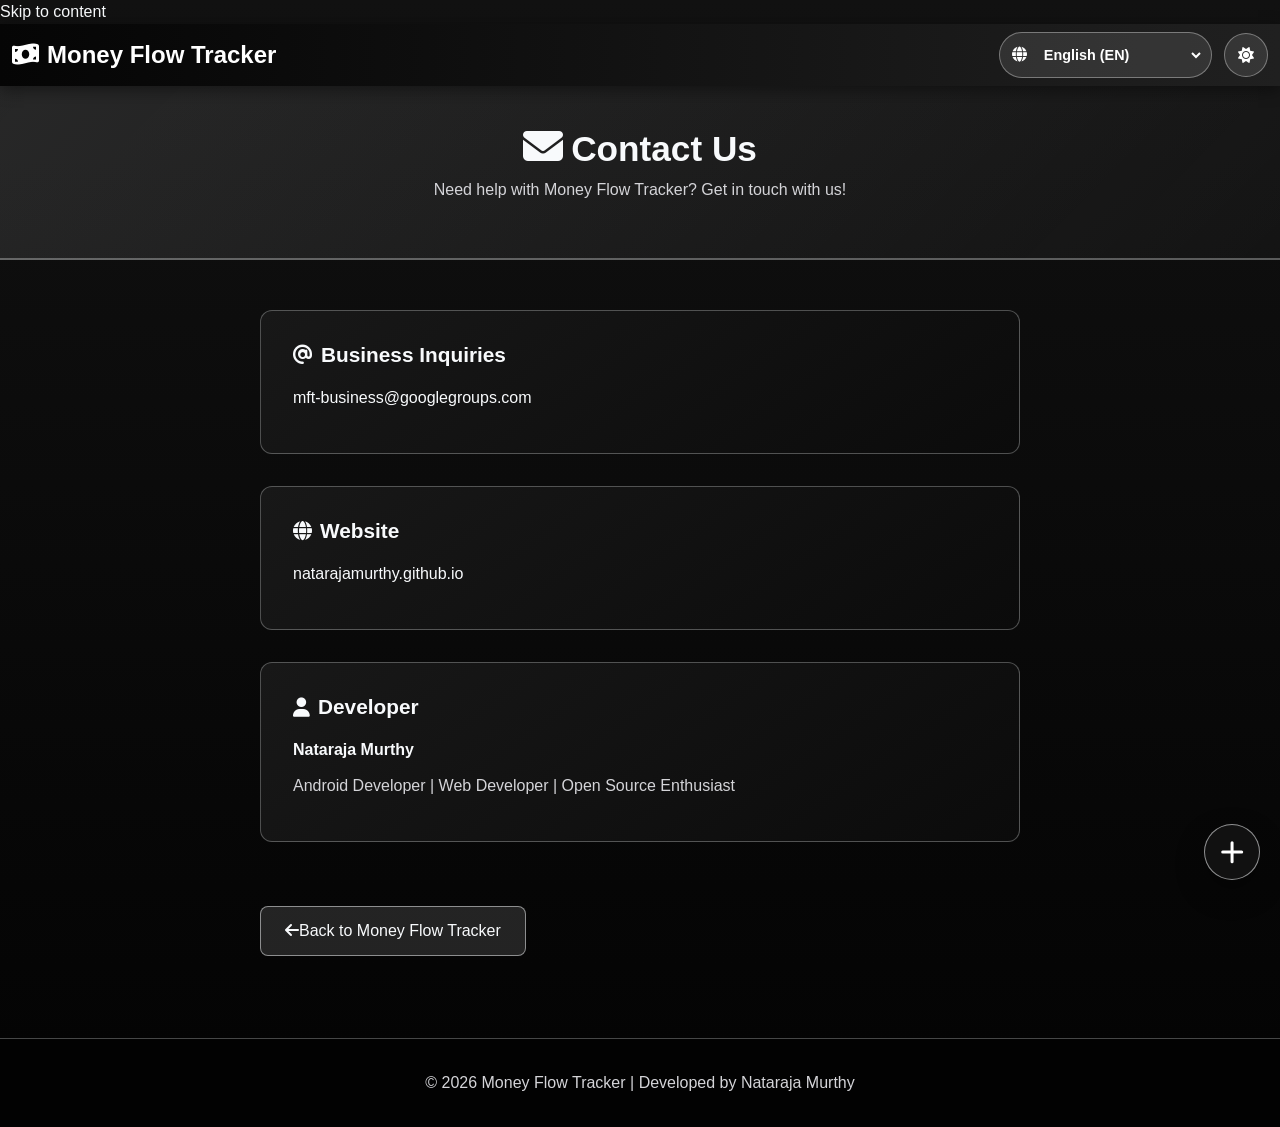
<file: projects/money-flow-tracker/contact/index.html>
<!DOCTYPE html>
<html lang="en">

<head>
    <meta charset="UTF-8">
    <meta name="viewport" content="width=device-width, initial-scale=1">

    <title>Money Flow Tracker - Contact Us</title>

    <link rel="icon" type="image/png" href="../mft_logo.png">
    <link rel="apple-touch-icon" href="../mft_logo.png">
    <link href="https://cdn.jsdelivr.net/npm/bootstrap@5.3.3/dist/css/bootstrap.min.css" rel="stylesheet">
    <link rel="stylesheet" href="https://cdnjs.cloudflare.com/ajax/libs/font-awesome/6.4.0/css/all.min.css">
    <link rel="stylesheet" href="../language-picker.css">

    <style>
        * {
            margin: 0;
            padding: 0;
            box-sizing: border-box;
        }

        body {
            background: linear-gradient(135deg, #0f1419 0%, #1a1f2e 100%);
            color: white;
            font-family: 'Segoe UI', Tahoma, Geneva, Verdana, sans-serif;
            min-height: 100vh;
            display: flex;
            flex-direction: column;
        }

        nav {
            background: linear-gradient(90deg, #f8fafc 0%, #d4d4d8 100%);
            box-shadow: 0 4px 15px rgba(248, 250, 252, 0.3);
            padding: 1rem 0;
        }

        nav .navbar-brand {
            font-weight: 700;
            font-size: 1.5rem;
            color: white !important;
        }

        nav .navbar-brand i {
            margin-right: 0.5rem;
        }

        .header-section {
            padding: 40px 20px;
            text-align: center;
            background: linear-gradient(135deg, rgba(248, 250, 252, 0.1) 0%, rgba(212, 212, 212, 0.05) 100%);
            border-bottom: 2px solid rgba(248, 250, 252, 0.3);
        }

        .header-section h1 {
            font-size: 2.2rem;
            font-weight: 700;
            margin-bottom: 0.5rem;
            color: #f8fafc;
        }

        .header-section i {
            font-size: 2.5rem;
            color: #f8fafc;
            margin-right: 0.5rem;
        }

        .main-container {
            flex: 1;
            padding: 50px 20px;
            max-width: 800px;
            margin: 0 auto;
            width: 100%;
        }

        .contact-card {
            background: linear-gradient(135deg, #1e2936 0%, #0f1419 100%);
            border: 1px solid rgba(248, 250, 252, 0.3);
            border-radius: 12px;
            padding: 2rem;
            margin-bottom: 2rem;
            transition: all 0.3s ease;
        }

        .contact-card:hover {
            border-color: #f8fafc;
            box-shadow: 0 8px 25px rgba(248, 250, 252, 0.2);
        }

        .contact-card h3 {
            color: #f8fafc;
            font-weight: 600;
            margin-bottom: 1rem;
            font-size: 1.3rem;
        }

        .contact-card i {
            color: #f8fafc;
            margin-right: 0.5rem;
            font-size: 1.2rem;
        }

        .contact-card p {
            color: #bdc3c7;
            line-height: 1.8;
            margin-bottom: 0.5rem;
        }

        .contact-item {
            display: flex;
            align-items: center;
            margin-bottom: 1rem;
        }

        .contact-item strong {
            color: white;
            margin-right: 0.5rem;
        }

        a {
            color: #f8fafc;
            text-decoration: none;
            transition: color 0.3s ease;
        }

        a:hover {
            color: #ffffff;
        }

        .back-link {
            display: inline-block;
            margin: 2rem 0;
            padding: 0.75rem 1.5rem;
            background: rgba(248, 250, 252, 0.2);
            border: 1px solid rgba(248, 250, 252, 0.5);
            border-radius: 8px;
            transition: all 0.3s ease;
        }

        .back-link:hover {
            background: rgba(248, 250, 252, 0.4);
            border-color: #f8fafc;
        }

        footer {
            background: rgba(15, 20, 25, 0.8);
            border-top: 1px solid rgba(248, 250, 252, 0.3);
            text-align: center;
            padding: 2rem;
            color: #bdc3c7;
            margin-top: auto;
        }

        @media (max-width: 768px) {
            .header-section h1 {
                font-size: 1.8rem;
            }
        }
    </style>
</head>

<body>
    <a class="skip-link" href="#main-content" data-i18n="nav.skip">Skip to content</a>

    <header>
        <nav class="navbar navbar-expand-lg navbar-dark">
            <div class="container-fluid">
                <a class="navbar-brand" href="../">
                    <i class="fas fa-money-bill-wave"></i><span data-i18n="nav.brand">Money Flow Tracker</span>
                </a>
                <div class="language-picker">
                    <i class="fas fa-globe language-picker__icon" aria-hidden="true"></i>
                    <label for="mft-lang-select" class="visually-hidden">Choose language</label>
                    <select id="mft-lang-select" class="language-picker__select" aria-label="Choose language">
                        <option>Language</option>
                    </select>
                    <span id="mft-lang-status" class="visually-hidden" role="status" aria-live="polite"></span>
                </div>
            </div>
        </nav>

        <div class="header-section">
            <h1><i class="fas fa-envelope"></i><span data-i18n="cards.contact.title">Contact Us</span></h1>
            <p data-i18n="pages.contact.subtitle">Need help with Money Flow Tracker? Get in touch with us!</p>
        </div>
    </header>

    <main class="main-container" id="main-content" tabindex="-1">
        <div class="contact-card">
            <h3><i class="fas fa-at"></i><span data-i18n="pages.contact.businessTitle">Business Inquiries</span></h3>
            <p>
                <a href="mailto:mft-business@googlegroups.com">mft-business@googlegroups.com</a>
            </p>
        </div>

        <div class="contact-card">
            <h3><i class="fas fa-globe"></i><span data-i18n="pages.contact.websiteTitle">Website</span></h3>
            <p>
                <a href="https://natarajamurthy.github.io" target="_blank">natarajamurthy.github.io</a>
            </p>
        </div>

        <div class="contact-card">
            <h3><i class="fas fa-user"></i><span data-i18n="pages.contact.developerTitle">Developer</span></h3>
            <p><strong>Nataraja Murthy</strong></p>
            <p data-i18n="pages.contact.developerRole">Android Developer | Web Developer | Open Source Enthusiast</p>
        </div>

        <a href="../" class="back-link"><i class="fas fa-arrow-left"></i><span data-i18n="nav.back">Back to Money Flow Tracker</span></a>

        <details class="bottom-actions">
            <summary class="bottom-actions__toggle" aria-label="Show Money Flow Tracker links">
                <span class="bottom-actions__toggle-icon" aria-hidden="true"></span>
            </summary>
            <nav class="bottom-actions__list" aria-label="Money Flow Tracker links">
                <a class="bottom-actions__link" href="https://play.google.com/store/apps/details?id=com.neo.moneyflowtracker" target="_blank" rel="noopener noreferrer" aria-label="Download Money Flow Tracker on Google Play">
                    <i class="fab fa-google-play" aria-hidden="true"></i><span class="visually-hidden" data-i18n="bottomActions.app">App Download</span>
                </a>
                <a class="bottom-actions__link" href="https://www.youtube.com/@MoneyFlowTracker" target="_blank" rel="noopener noreferrer" aria-label="Money Flow Tracker on YouTube">
                    <i class="fab fa-youtube" aria-hidden="true"></i><span class="visually-hidden" data-i18n="bottomActions.youtube">YouTube</span>
                </a>
                <a class="bottom-actions__link" href="https://www.instagram.com/moneyflowtracker" target="_blank" rel="noopener noreferrer" aria-label="Money Flow Tracker on Instagram">
                    <i class="fab fa-instagram" aria-hidden="true"></i><span class="visually-hidden" data-i18n="bottomActions.instagram">Instagram</span>
                </a>
                <a class="bottom-actions__link" href="https://x.com/team_of_mtf" target="_blank" rel="noopener noreferrer" aria-label="Money Flow Tracker on X">
                    <i class="fab fa-twitter" aria-hidden="true"></i><span class="visually-hidden" data-i18n="bottomActions.twitter">Twitter</span>
                </a>
                <a class="bottom-actions__link" href="https://t.me/moneyflowtracker" target="_blank" rel="noopener noreferrer" aria-label="Join Money Flow Tracker Telegram community">
                    <i class="fab fa-telegram" aria-hidden="true"></i><span class="visually-hidden" data-i18n="bottomActions.telegram">Join Telegram Community</span>
                </a>
            </nav>
        </details>
    </main>

    <footer>
        <span data-i18n="footer">© 2026 Money Flow Tracker | Developed by Nataraja Murthy</span>
    </footer>

    <script src="../i18n.js"></script>

</body>

</html>
</file>
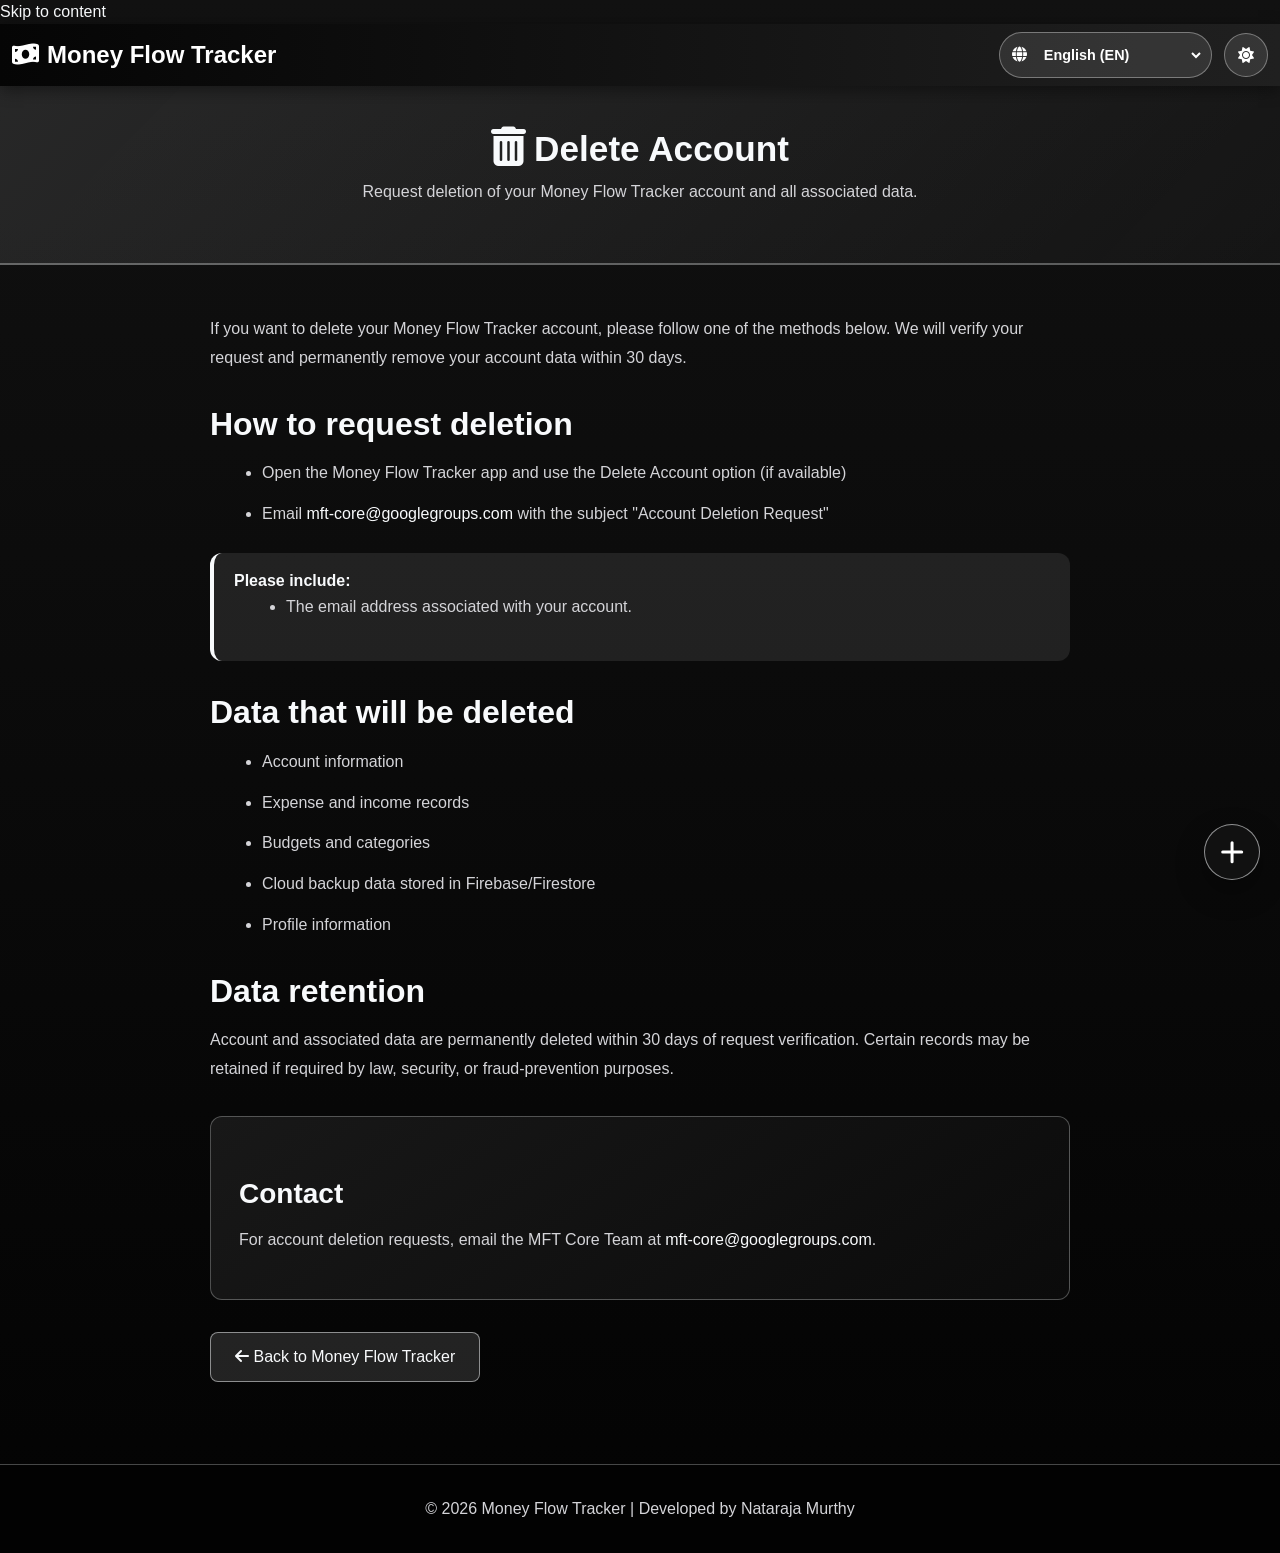
<file: projects/money-flow-tracker/delete-account/index.html>
<!DOCTYPE html>
<html lang="en">

<head>
    <meta charset="UTF-8">
    <meta name="viewport" content="width=device-width, initial-scale=1">

    <title>Money Flow Tracker - Account Deletion</title>

    <link rel="icon" type="image/png" href="../mft_logo.png">
    <link rel="apple-touch-icon" href="../mft_logo.png">
    <link href="https://cdn.jsdelivr.net/npm/bootstrap@5.3.3/dist/css/bootstrap.min.css" rel="stylesheet">
    <link rel="stylesheet" href="https://cdnjs.cloudflare.com/ajax/libs/font-awesome/6.4.0/css/all.min.css">
    <link rel="stylesheet" href="../language-picker.css">

    <style>
        * {
            margin: 0;
            padding: 0;
            box-sizing: border-box;
        }

        body {
            background: linear-gradient(135deg, #0f1419 0%, #1a1f2e 100%);
            color: #bdc3c7;
            font-family: 'Segoe UI', Tahoma, Geneva, Verdana, sans-serif;
            min-height: 100vh;
            display: flex;
            flex-direction: column;
        }

        nav {
            background: linear-gradient(90deg, #f8fafc 0%, #d4d4d8 100%);
            box-shadow: 0 4px 15px rgba(248, 250, 252, 0.3);
            padding: 1rem 0;
        }

        nav .navbar-brand {
            font-weight: 700;
            font-size: 1.5rem;
            color: white !important;
        }

        nav .navbar-brand i {
            margin-right: 0.5rem;
        }

        .header-section {
            padding: 40px 20px;
            text-align: center;
            background: linear-gradient(135deg, rgba(248, 250, 252, 0.1) 0%, rgba(212, 212, 212, 0.05) 100%);
            border-bottom: 2px solid rgba(248, 250, 252, 0.3);
        }

        .header-section h1 {
            font-size: 2.2rem;
            font-weight: 700;
            margin-bottom: 0.5rem;
            color: #f8fafc;
        }

        .header-section i {
            font-size: 2.5rem;
            color: #f8fafc;
            margin-right: 0.5rem;
        }

        .main-container {
            flex: 1;
            padding: 50px 20px;
            max-width: 900px;
            margin: 0 auto;
            width: 100%;
        }

        h2,
        h3 {
            color: #f8fafc;
            font-weight: 600;
            margin-top: 2rem;
            margin-bottom: 1rem;
        }

        p,
        li {
            line-height: 1.8;
        }

        ul {
            margin-left: 1.25rem;
            margin-bottom: 1.5rem;
        }

        li {
            margin-bottom: 0.75rem;
        }

        .notice {
            background: rgba(248, 250, 252, 0.08);
            border-left: 4px solid #f8fafc;
            padding: 1rem 1.25rem;
            border-radius: 12px;
            margin: 1.5rem 0;
        }

        .contact-box {
            background: linear-gradient(135deg, #1e2936 0%, #0f1419 100%);
            border: 1px solid rgba(248, 250, 252, 0.3);
            border-radius: 12px;
            padding: 1.75rem;
            margin-top: 2rem;
        }

        .contact-box a {
            color: #f8fafc;
            text-decoration: none;
        }

        .back-link {
            display: inline-block;
            margin: 2rem 0;
            padding: 0.75rem 1.5rem;
            background: rgba(248, 250, 252, 0.2);
            border: 1px solid rgba(248, 250, 252, 0.5);
            border-radius: 8px;
            transition: all 0.3s ease;
        }

        .back-link:hover {
            background: rgba(248, 250, 252, 0.4);
            border-color: #f8fafc;
        }

        a {
            color: #f8fafc;
            text-decoration: none;
            transition: color 0.3s ease;
        }

        a:hover {
            color: #ffffff;
        }

        footer {
            background: rgba(15, 20, 25, 0.8);
            border-top: 1px solid rgba(248, 250, 252, 0.3);
            text-align: center;
            padding: 2rem;
            color: #bdc3c7;
            margin-top: auto;
        }

        @media (max-width: 768px) {
            .header-section h1 {
                font-size: 1.8rem;
            }
        }
    </style>
</head>

<body>
    <a class="skip-link" href="#main-content" data-i18n="nav.skip">Skip to content</a>

    <header>
        <nav class="navbar navbar-expand-lg navbar-dark">
            <div class="container-fluid">
                <a class="navbar-brand" href="../">
                    <i class="fas fa-money-bill-wave"></i><span data-i18n="nav.brand">Money Flow Tracker</span>
                </a>
                <div class="language-picker">
                    <i class="fas fa-globe language-picker__icon" aria-hidden="true"></i>
                    <label for="mft-lang-select" class="visually-hidden">Choose language</label>
                    <select id="mft-lang-select" class="language-picker__select" aria-label="Choose language">
                        <option>Language</option>
                    </select>
                    <span id="mft-lang-status" class="visually-hidden" role="status" aria-live="polite"></span>
                </div>
            </div>
        </nav>

        <div class="header-section">
            <h1><i class="fas fa-trash-alt"></i><span data-i18n="cards.delete.title">Account Deletion</span></h1>
            <p data-i18n="pages.delete.subtitle">Request deletion of your Money Flow Tracker account and all associated data.</p>
        </div>
    </header>

    <main class="main-container" id="main-content" tabindex="-1">
        <p data-i18n="pages.delete.intro">If you want to delete your Money Flow Tracker account, please follow one of the methods below. We will verify your request and permanently remove your account data within 30 days.</p>

        <h2 data-i18n="pages.delete.requestTitle">How to request deletion</h2>
        <ul>
            <li data-i18n="pages.delete.requestItems.0">Open the Money Flow Tracker app and use the Delete Account option (if available)</li>
            <li><span data-i18n="pages.delete.emailPrefix">Email</span> <a href="mailto:mft-core@googlegroups.com">mft-core@googlegroups.com</a> <span data-i18n="pages.delete.emailSuffix">with the subject "Account Deletion Request"</span></li>
        </ul>

        <div class="notice">
            <strong data-i18n="pages.delete.includeTitle">Please include:</strong>
            <ul>
                <li data-i18n="pages.delete.includeItem">The email address associated with your account.</li>
            </ul>
        </div>

        <h2 data-i18n="pages.delete.dataTitle">Data that will be deleted</h2>
        <ul>
            <li data-i18n="pages.delete.dataItems.0">Account information</li>
            <li data-i18n="pages.delete.dataItems.1">Expense and income records</li>
            <li data-i18n="pages.delete.dataItems.2">Budgets and categories</li>
            <li data-i18n="pages.delete.dataItems.3">Cloud backup data stored in Firebase/Firestore</li>
            <li data-i18n="pages.delete.dataItems.4">Profile information</li>
        </ul>

        <h2 data-i18n="pages.delete.retentionTitle">Data retention</h2>
        <p data-i18n="pages.delete.retentionText">Account and associated data are permanently deleted within 30 days of request verification. Certain records may be retained if required by law, security, or fraud-prevention purposes.</p>

        <div class="contact-box">
            <h3 data-i18n="pages.delete.contactTitle">Contact</h3>
            <p><span data-i18n="pages.delete.contactText">For account deletion requests, email the MFT Core Team at</span> <a href="mailto:mft-core@googlegroups.com">mft-core@googlegroups.com</a>.</p>
        </div>

        <a href="../" class="back-link"><i class="fas fa-arrow-left"></i> <span data-i18n="nav.back">Back to Money Flow Tracker</span></a>

        <details class="bottom-actions">
            <summary class="bottom-actions__toggle" aria-label="Show Money Flow Tracker links">
                <span class="bottom-actions__toggle-icon" aria-hidden="true"></span>
            </summary>
            <nav class="bottom-actions__list" aria-label="Money Flow Tracker links">
                <a class="bottom-actions__link" href="https://play.google.com/store/apps/details?id=com.neo.moneyflowtracker" target="_blank" rel="noopener noreferrer" aria-label="Download Money Flow Tracker on Google Play">
                    <i class="fab fa-google-play" aria-hidden="true"></i><span class="visually-hidden" data-i18n="bottomActions.app">App Download</span>
                </a>
                <a class="bottom-actions__link" href="https://www.youtube.com/@MoneyFlowTracker" target="_blank" rel="noopener noreferrer" aria-label="Money Flow Tracker on YouTube">
                    <i class="fab fa-youtube" aria-hidden="true"></i><span class="visually-hidden" data-i18n="bottomActions.youtube">YouTube</span>
                </a>
                <a class="bottom-actions__link" href="https://www.instagram.com/moneyflowtracker" target="_blank" rel="noopener noreferrer" aria-label="Money Flow Tracker on Instagram">
                    <i class="fab fa-instagram" aria-hidden="true"></i><span class="visually-hidden" data-i18n="bottomActions.instagram">Instagram</span>
                </a>
                <a class="bottom-actions__link" href="https://x.com/team_of_mtf" target="_blank" rel="noopener noreferrer" aria-label="Money Flow Tracker on X">
                    <i class="fab fa-twitter" aria-hidden="true"></i><span class="visually-hidden" data-i18n="bottomActions.twitter">Twitter</span>
                </a>
                <a class="bottom-actions__link" href="https://t.me/moneyflowtracker" target="_blank" rel="noopener noreferrer" aria-label="Join Money Flow Tracker Telegram community">
                    <i class="fab fa-telegram" aria-hidden="true"></i><span class="visually-hidden" data-i18n="bottomActions.telegram">Join Telegram Community</span>
                </a>
            </nav>
        </details>
    </main>

    <footer>
        <span data-i18n="footer">© 2026 Money Flow Tracker | Developed by Nataraja Murthy</span>
    </footer>

    <script src="../i18n.js"></script>

</body>

</html>
</file>
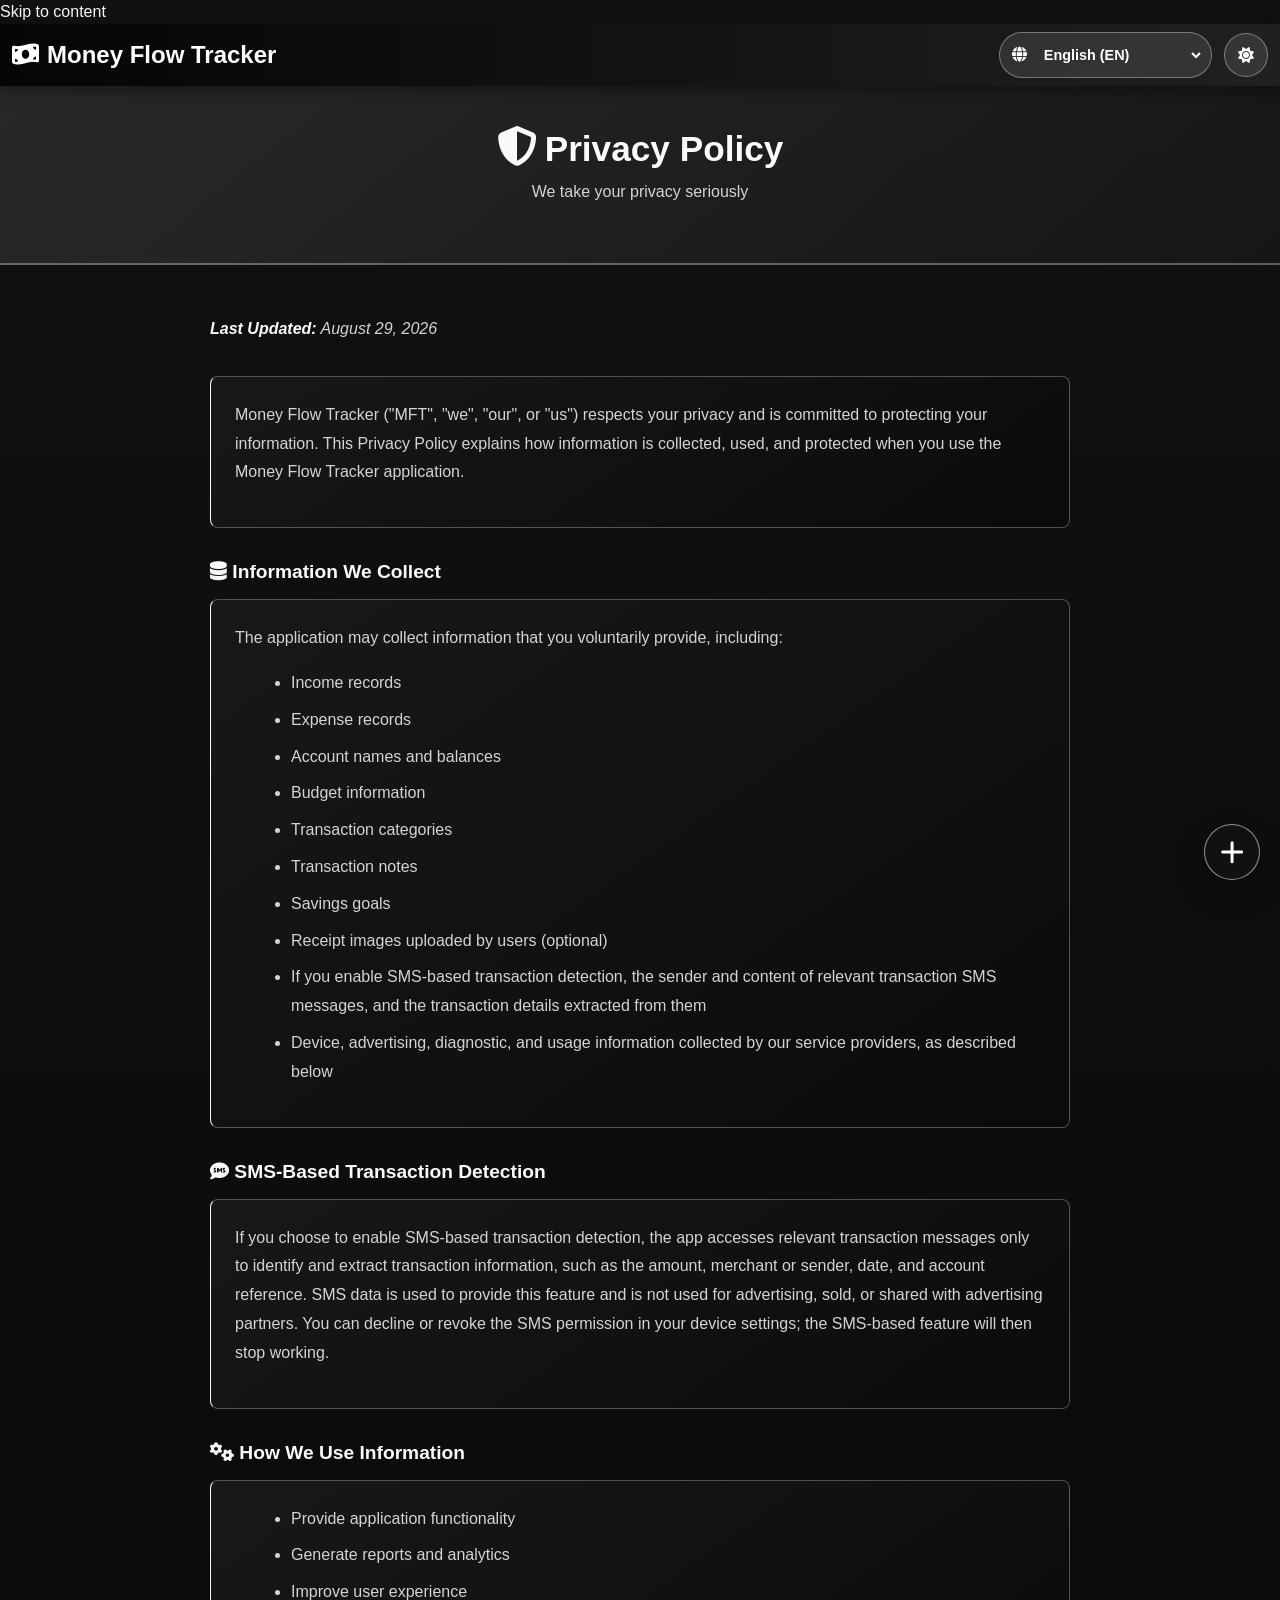
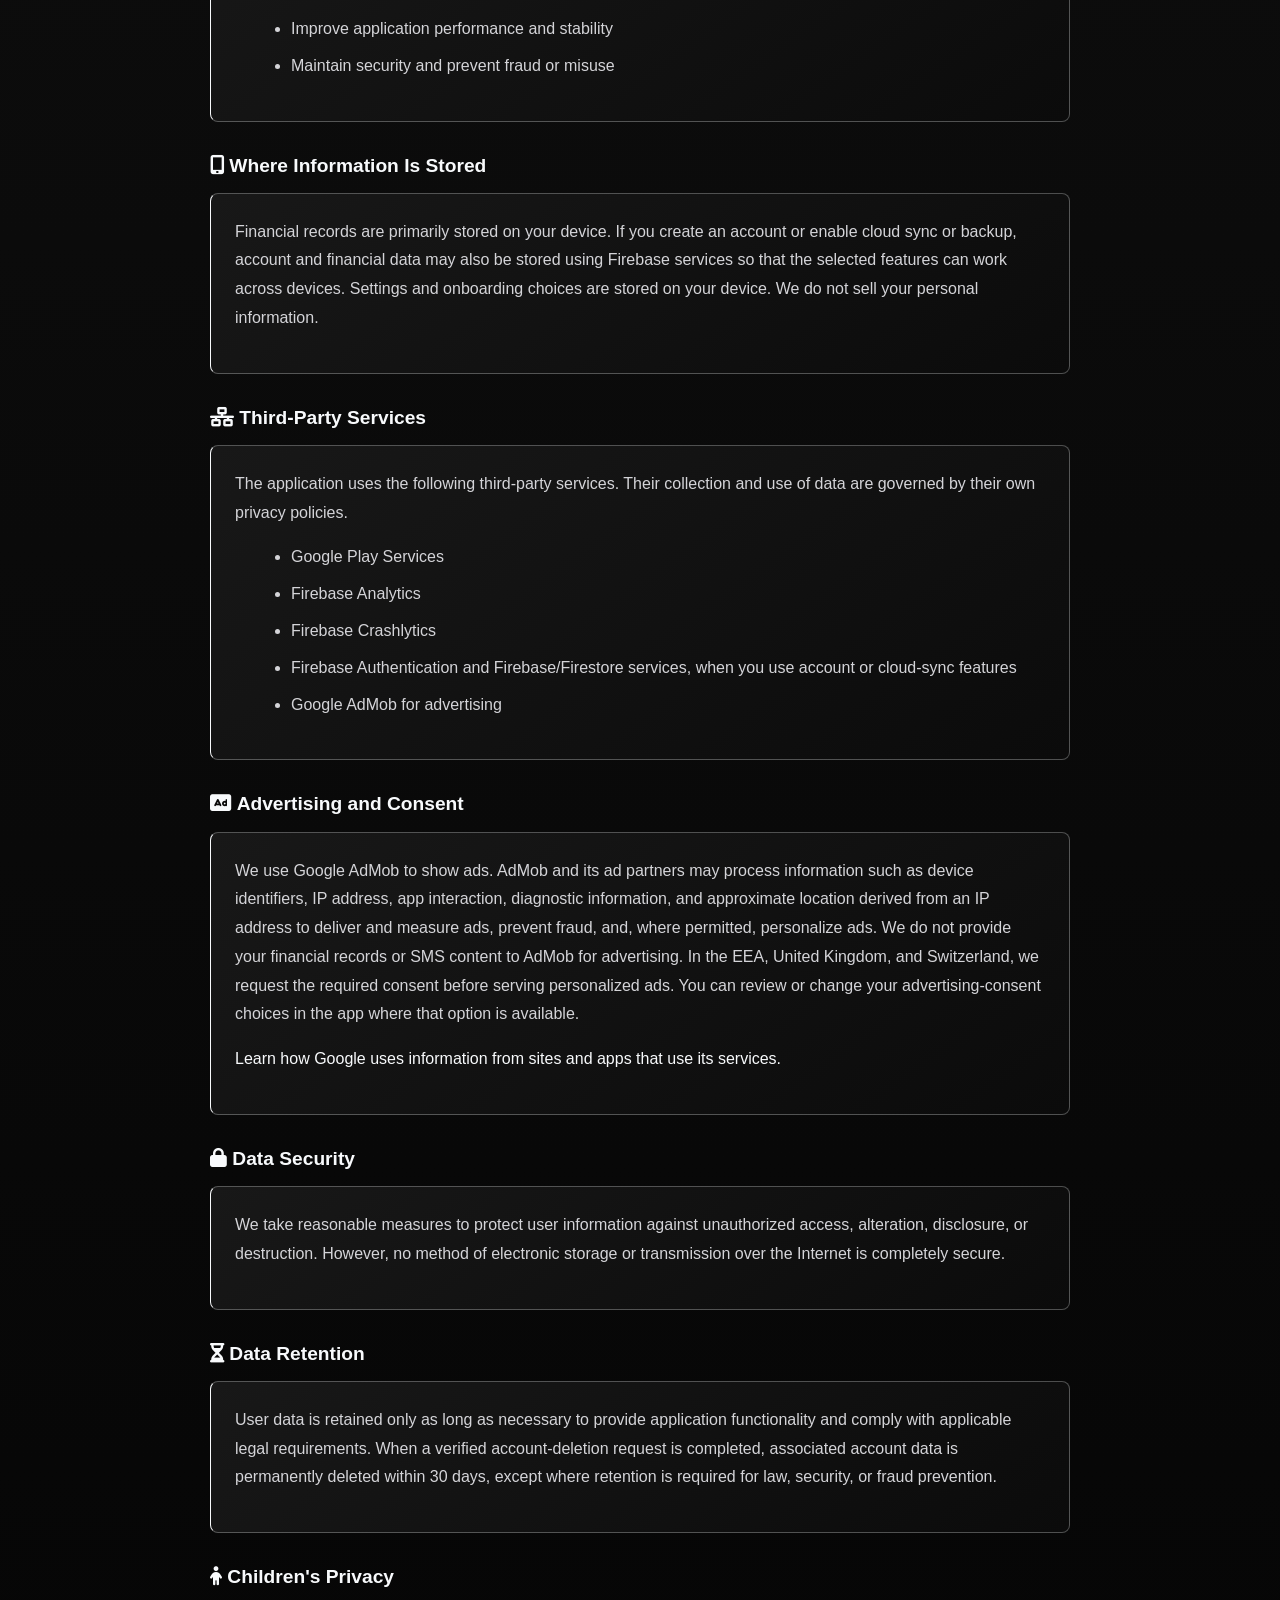
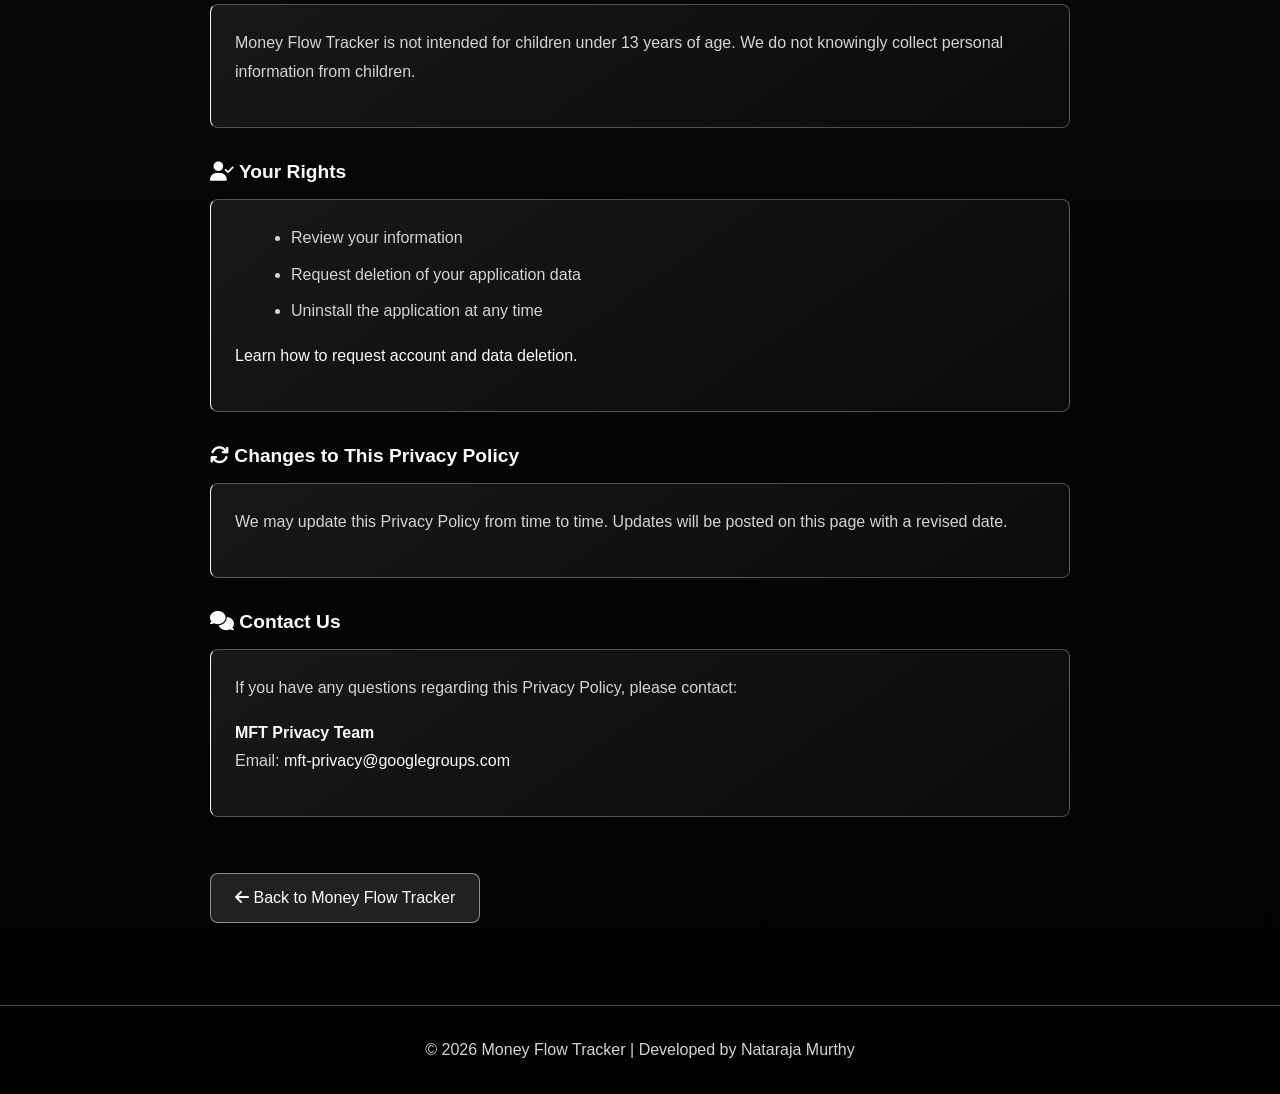
<file: projects/money-flow-tracker/privacy-policy/index.html>
<!DOCTYPE html>
<html lang="en">

<head>
    <meta charset="UTF-8">
    <meta name="viewport" content="width=device-width, initial-scale=1">

    <title>Money Flow Tracker - Privacy Policy</title>

    <meta name="description" content="Privacy Policy for Money Flow Tracker application.">

    <link rel="icon" type="image/png" href="../mft_logo.png">
    <link rel="apple-touch-icon" href="../mft_logo.png">
    <link href="https://cdn.jsdelivr.net/npm/bootstrap@5.3.3/dist/css/bootstrap.min.css" rel="stylesheet">
    <link rel="stylesheet" href="https://cdnjs.cloudflare.com/ajax/libs/font-awesome/6.4.0/css/all.min.css">
    <link rel="stylesheet" href="../language-picker.css">

    <style>
        * {
            margin: 0;
            padding: 0;
            box-sizing: border-box;
        }

        body {
            background: linear-gradient(135deg, #0f1419 0%, #1a1f2e 100%);
            color: #bdc3c7;
            font-family: 'Segoe UI', Tahoma, Geneva, Verdana, sans-serif;
            min-height: 100vh;
            display: flex;
            flex-direction: column;
        }

        nav {
            background: linear-gradient(90deg, #f8fafc 0%, #d4d4d8 100%);
            box-shadow: 0 4px 15px rgba(248, 250, 252, 0.3);
            padding: 1rem 0;
        }

        nav .navbar-brand {
            font-weight: 700;
            font-size: 1.5rem;
            color: white !important;
        }

        nav .navbar-brand i {
            margin-right: 0.5rem;
        }

        .header-section {
            padding: 40px 20px;
            text-align: center;
            background: linear-gradient(135deg, rgba(248, 250, 252, 0.1) 0%, rgba(212, 212, 212, 0.05) 100%);
            border-bottom: 2px solid rgba(248, 250, 252, 0.3);
        }

        .header-section h1 {
            font-size: 2.2rem;
            font-weight: 700;
            margin-bottom: 0.5rem;
            color: #f8fafc;
        }

        .header-section i {
            font-size: 2.5rem;
            color: #f8fafc;
            margin-right: 0.5rem;
        }

        .main-container {
            flex: 1;
            padding: 50px 20px;
            max-width: 900px;
            margin: 0 auto;
            width: 100%;
        }

        h1, h2, h3 {
            color: #f8fafc;
            font-weight: 600;
        }

        h1 {
            margin-bottom: 1rem;
        }

        h3 {
            margin-top: 2rem;
            margin-bottom: 1rem;
            font-size: 1.2rem;
        }

        .policy-section {
            background: linear-gradient(135deg, #1e2936 0%, #0f1419 100%);
            border-left: 4px solid #f8fafc;
            padding: 1.5rem;
            margin-bottom: 1.5rem;
            border-radius: 8px;
            border: 1px solid rgba(248, 250, 252, 0.3);
        }

        ul, ol {
            margin-left: 1.5rem;
            margin-bottom: 1rem;
        }

        li {
            margin-bottom: 0.5rem;
            line-height: 1.8;
        }

        p {
            line-height: 1.8;
            margin-bottom: 1rem;
        }

        strong {
            color: #f8fafc;
        }

        a {
            color: #f8fafc;
            text-decoration: none;
            transition: color 0.3s ease;
        }

        a:hover {
            color: #ffffff;
        }

        .last-updated {
            color: #95a5a6;
            font-style: italic;
            margin-bottom: 2rem;
        }

        .back-link {
            display: inline-block;
            margin: 2rem 0;
            padding: 0.75rem 1.5rem;
            background: rgba(248, 250, 252, 0.2);
            border: 1px solid rgba(248, 250, 252, 0.5);
            border-radius: 8px;
            transition: all 0.3s ease;
            color: #f8fafc;
        }

        .back-link:hover {
            background: rgba(248, 250, 252, 0.4);
            border-color: #f8fafc;
            color: #ffffff;
        }

        footer {
            background: rgba(15, 20, 25, 0.8);
            border-top: 1px solid rgba(248, 250, 252, 0.3);
            text-align: center;
            padding: 2rem;
            color: #bdc3c7;
            margin-top: auto;
        }

        @media (max-width: 768px) {
            .header-section h1 {
                font-size: 1.8rem;
            }
        }
    </style>
</head>

<body>
    <a class="skip-link" href="#main-content" data-i18n="nav.skip">Skip to content</a>

    <header>
        <nav class="navbar navbar-expand-lg navbar-dark">
            <div class="container-fluid">
                <a class="navbar-brand" href="../">
                    <i class="fas fa-money-bill-wave"></i><span data-i18n="nav.brand">Money Flow Tracker</span>
                </a>
                <div class="language-picker">
                    <i class="fas fa-globe language-picker__icon" aria-hidden="true"></i>
                    <label for="mft-lang-select" class="visually-hidden">Choose language</label>
                    <select id="mft-lang-select" class="language-picker__select" aria-label="Choose language">
                        <option>Language</option>
                    </select>
                    <span id="mft-lang-status" class="visually-hidden" role="status" aria-live="polite"></span>
                </div>
            </div>
        </nav>

        <div class="header-section">
            <h1><i class="fas fa-shield-alt"></i><span data-i18n="cards.privacy.title">Privacy Policy</span></h1>
            <p data-i18n="pages.privacy.subtitle">We take your privacy seriously</p>
        </div>
    </header>

    <main class="main-container" id="main-content" tabindex="-1">

        <p class="last-updated"><strong data-i18n="pages.privacy.lastUpdated">Last Updated:</strong> <span data-i18n="pages.privacy.date">August 29, 2026</span></p>

        <div class="policy-section">
            <p data-i18n="pages.privacy.intro">
                Money Flow Tracker ("MFT", "we", "our", or "us") respects your privacy and is committed to protecting your
                information. This Privacy Policy explains how information is collected, used, and protected when you use the
                Money Flow Tracker application.
            </p>
        </div>

        <h3><i class="fas fa-database"></i> <span data-i18n="pages.privacy.collectTitle">Information We Collect</span></h3>
        <div class="policy-section">
            <p data-i18n="pages.privacy.collectIntro">The application may collect information that you voluntarily provide, including:</p>
            <ul>
                <li data-i18n="pages.privacy.collectItems.0">Income records</li>
                <li data-i18n="pages.privacy.collectItems.1">Expense records</li>
                <li data-i18n="pages.privacy.collectItems.2">Account names and balances</li>
                <li data-i18n="pages.privacy.collectItems.3">Budget information</li>
                <li data-i18n="pages.privacy.collectItems.4">Transaction categories</li>
                <li data-i18n="pages.privacy.collectItems.5">Transaction notes</li>
                <li data-i18n="pages.privacy.collectItems.6">Savings goals</li>
                <li data-i18n="pages.privacy.collectItems.7">Receipt images uploaded by users (optional)</li>
                <li data-i18n="pages.privacy.collectItems.8">If you enable SMS-based transaction detection, the sender and content of relevant transaction SMS messages, and the transaction details extracted from them</li>
                <li data-i18n="pages.privacy.collectItems.9">Device, advertising, diagnostic, and usage information collected by our service providers, as described below</li>
            </ul>
        </div>

        <h3><i class="fas fa-sms"></i> <span data-i18n="pages.privacy.smsTitle">SMS-Based Transaction Detection</span></h3>
        <div class="policy-section">
            <p data-i18n="pages.privacy.smsText">If you choose to enable SMS-based transaction detection, the app accesses relevant transaction messages only to identify and extract transaction information, such as the amount, merchant or sender, date, and account reference. SMS data is used to provide this feature and is not used for advertising, sold, or shared with advertising partners. You can decline or revoke the SMS permission in your device settings; the SMS-based feature will then stop working.</p>
        </div>

        <h3><i class="fas fa-cogs"></i> <span data-i18n="pages.privacy.useTitle">How We Use Information</span></h3>
        <div class="policy-section">
            <ul>
                <li data-i18n="pages.privacy.useItems.0">Provide application functionality</li>
                <li data-i18n="pages.privacy.useItems.1">Generate reports and analytics</li>
                <li data-i18n="pages.privacy.useItems.2">Improve user experience</li>
                <li data-i18n="pages.privacy.useItems.3">Improve application performance and stability</li>
                <li data-i18n="pages.privacy.useItems.4">Maintain security and prevent fraud or misuse</li>
            </ul>
        </div>

        <h3><i class="fas fa-mobile-alt"></i> <span data-i18n="pages.privacy.storageTitle">Where Information Is Stored</span></h3>
        <div class="policy-section">
            <p data-i18n="pages.privacy.storageText">Financial records are primarily stored on your device. If you create an account or enable cloud sync or backup, account and financial data may also be stored using Firebase services so that the selected features can work across devices. Settings and onboarding choices are stored on your device. We do not sell your personal information.</p>
        </div>

        <h3><i class="fas fa-network-wired"></i> <span data-i18n="pages.privacy.thirdPartyTitle">Third-Party Services</span></h3>
        <div class="policy-section">
            <p data-i18n="pages.privacy.thirdPartyText">
                The application uses the following third-party services. Their collection and use of data are governed by their own privacy policies.
            </p>
            <ul>
                <li>Google Play Services</li>
                <li>Firebase Analytics</li>
                <li>Firebase Crashlytics</li>
                <li data-i18n="pages.privacy.adMob">Firebase Authentication and Firebase/Firestore services, when you use account or cloud-sync features</li>
                <li data-i18n="pages.privacy.adMobAds">Google AdMob for advertising</li>
            </ul>
        </div>

        <h3><i class="fas fa-ad"></i> <span data-i18n="pages.privacy.adsTitle">Advertising and Consent</span></h3>
        <div class="policy-section">
            <p data-i18n="pages.privacy.adsText">We use Google AdMob to show ads. AdMob and its ad partners may process information such as device identifiers, IP address, app interaction, diagnostic information, and approximate location derived from an IP address to deliver and measure ads, prevent fraud, and, where permitted, personalize ads. We do not provide your financial records or SMS content to AdMob for advertising. In the EEA, United Kingdom, and Switzerland, we request the required consent before serving personalized ads. You can review or change your advertising-consent choices in the app where that option is available.</p>
            <p><a href="https://business.safety.google/privacy/" target="_blank" rel="noopener noreferrer" data-i18n="pages.privacy.googleDataLink">Learn how Google uses information from sites and apps that use its services.</a></p>
        </div>

        <h3><i class="fas fa-lock"></i> <span data-i18n="pages.privacy.securityTitle">Data Security</span></h3>
        <div class="policy-section">
            <p data-i18n="pages.privacy.securityText">
                We take reasonable measures to protect user information against unauthorized access, alteration, disclosure,
                or destruction. However, no method of electronic storage or transmission over the Internet is completely
                secure.
            </p>
        </div>

        <h3><i class="fas fa-hourglass-half"></i> <span data-i18n="pages.privacy.retentionTitle">Data Retention</span></h3>
        <div class="policy-section">
            <p data-i18n="pages.privacy.retentionText">User data is retained only as long as necessary to provide application functionality and comply with applicable legal requirements. When a verified account-deletion request is completed, associated account data is permanently deleted within 30 days, except where retention is required for law, security, or fraud prevention.</p>
        </div>

        <h3><i class="fas fa-child"></i> <span data-i18n="pages.privacy.childrenTitle">Children's Privacy</span></h3>
        <div class="policy-section">
            <p data-i18n="pages.privacy.childrenText">
                Money Flow Tracker is not intended for children under 13 years of age. We do not knowingly collect personal
                information from children.
            </p>
        </div>

        <h3><i class="fas fa-user-check"></i> <span data-i18n="pages.privacy.rightsTitle">Your Rights</span></h3>
        <div class="policy-section">
            <ul>
                <li data-i18n="pages.privacy.rightsItems.0">Review your information</li>
                <li data-i18n="pages.privacy.rightsItems.1">Request deletion of your application data</li>
                <li data-i18n="pages.privacy.rightsItems.2">Uninstall the application at any time</li>
            </ul>
            <p><a href="../delete-account/" data-i18n="pages.privacy.deleteLink">Learn how to request account and data deletion.</a></p>
        </div>

        <h3><i class="fas fa-refresh"></i> <span data-i18n="pages.privacy.changesTitle">Changes to This Privacy Policy</span></h3>
        <div class="policy-section">
            <p data-i18n="pages.privacy.changesText">
                We may update this Privacy Policy from time to time. Updates will be posted on this page with a revised
                date.
            </p>
        </div>

        <h3><i class="fas fa-comments"></i> <span data-i18n="pages.privacy.contactTitle">Contact Us</span></h3>
        <div class="policy-section">
            <p data-i18n="pages.privacy.contactText">If you have any questions regarding this Privacy Policy, please contact:</p>
            <p><strong data-i18n="pages.privacy.contactTeam">MFT Privacy Team</strong><br>
            <span data-i18n="pages.privacy.emailLabel">Email:</span> <a href="mailto:mft-privacy@googlegroups.com">mft-privacy@googlegroups.com</a></p>
        </div>

        <a href="../" class="back-link"><i class="fas fa-arrow-left"></i> <span data-i18n="nav.back">Back to Money Flow Tracker</span></a>

        <details class="bottom-actions">
            <summary class="bottom-actions__toggle" aria-label="Show Money Flow Tracker links">
                <span class="bottom-actions__toggle-icon" aria-hidden="true"></span>
            </summary>
            <nav class="bottom-actions__list" aria-label="Money Flow Tracker links">
                <a class="bottom-actions__link" href="https://play.google.com/store/apps/details?id=com.neo.moneyflowtracker" target="_blank" rel="noopener noreferrer" aria-label="Download Money Flow Tracker on Google Play">
                    <i class="fab fa-google-play" aria-hidden="true"></i><span class="visually-hidden" data-i18n="bottomActions.app">App Download</span>
                </a>
                <a class="bottom-actions__link" href="https://www.youtube.com/@MoneyFlowTracker" target="_blank" rel="noopener noreferrer" aria-label="Money Flow Tracker on YouTube">
                    <i class="fab fa-youtube" aria-hidden="true"></i><span class="visually-hidden" data-i18n="bottomActions.youtube">YouTube</span>
                </a>
                <a class="bottom-actions__link" href="https://www.instagram.com/moneyflowtracker" target="_blank" rel="noopener noreferrer" aria-label="Money Flow Tracker on Instagram">
                    <i class="fab fa-instagram" aria-hidden="true"></i><span class="visually-hidden" data-i18n="bottomActions.instagram">Instagram</span>
                </a>
                <a class="bottom-actions__link" href="https://x.com/team_of_mtf" target="_blank" rel="noopener noreferrer" aria-label="Money Flow Tracker on X">
                    <i class="fab fa-twitter" aria-hidden="true"></i><span class="visually-hidden" data-i18n="bottomActions.twitter">Twitter</span>
                </a>
                <a class="bottom-actions__link" href="https://t.me/moneyflowtracker" target="_blank" rel="noopener noreferrer" aria-label="Join Money Flow Tracker Telegram community">
                    <i class="fab fa-telegram" aria-hidden="true"></i><span class="visually-hidden" data-i18n="bottomActions.telegram">Join Telegram Community</span>
                </a>
            </nav>
        </details>
    </main>

    <footer>
        <span data-i18n="footer">© 2026 Money Flow Tracker | Developed by Nataraja Murthy</span>
    </footer>

    <script src="../i18n.js"></script>

</body>

</html>
</file>
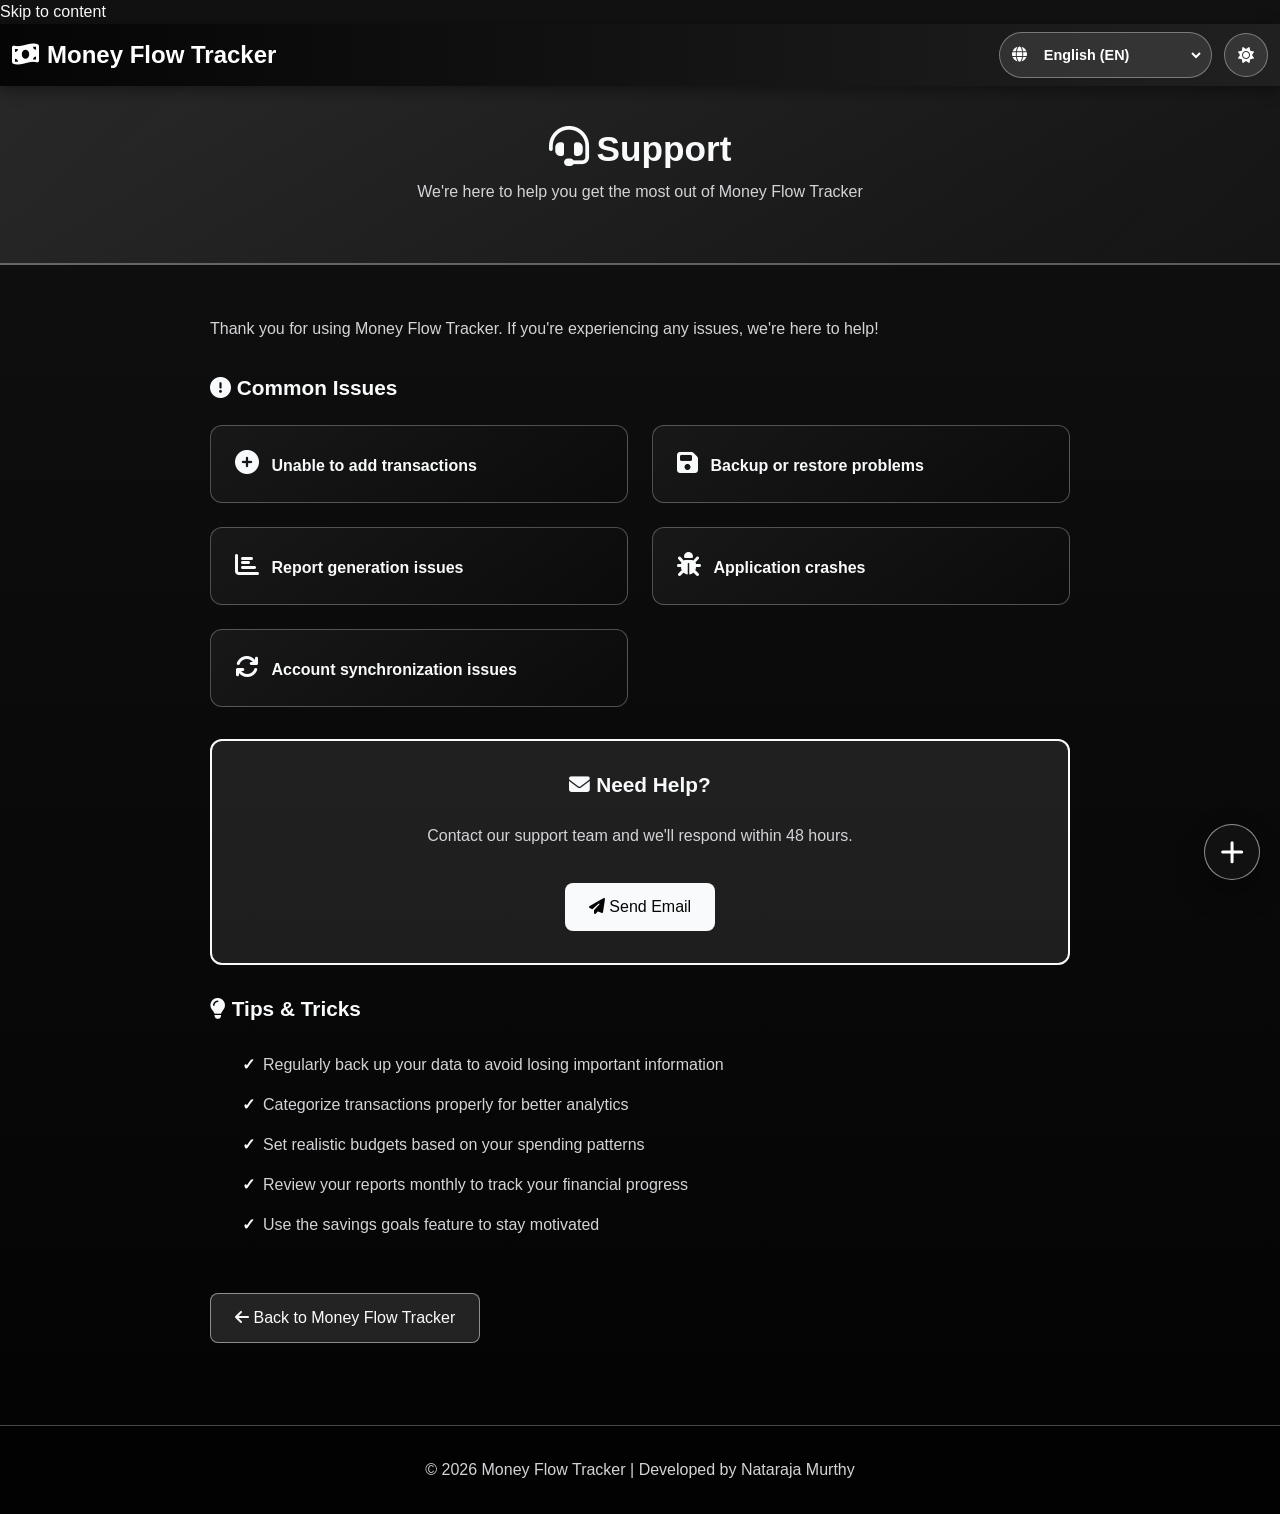
<file: projects/money-flow-tracker/support/index.html>
<!DOCTYPE html>
<html lang="en">

<head>
    <meta charset="UTF-8">
    <meta name="viewport" content="width=device-width, initial-scale=1">

    <title>Money Flow Tracker - Support</title>

    <link rel="icon" type="image/png" href="../mft_logo.png">
    <link rel="apple-touch-icon" href="../mft_logo.png">
    <link href="https://cdn.jsdelivr.net/npm/bootstrap@5.3.3/dist/css/bootstrap.min.css" rel="stylesheet">
    <link rel="stylesheet" href="https://cdnjs.cloudflare.com/ajax/libs/font-awesome/6.4.0/css/all.min.css">
    <link rel="stylesheet" href="../language-picker.css">

    <style>
        * {
            margin: 0;
            padding: 0;
            box-sizing: border-box;
        }

        body {
            background: linear-gradient(135deg, #0f1419 0%, #1a1f2e 100%);
            color: #bdc3c7;
            font-family: 'Segoe UI', Tahoma, Geneva, Verdana, sans-serif;
            min-height: 100vh;
            display: flex;
            flex-direction: column;
        }

        nav {
            background: linear-gradient(90deg, #f8fafc 0%, #d4d4d8 100%);
            box-shadow: 0 4px 15px rgba(248, 250, 252, 0.3);
            padding: 1rem 0;
        }

        nav .navbar-brand {
            font-weight: 700;
            font-size: 1.5rem;
            color: white !important;
        }

        nav .navbar-brand i {
            margin-right: 0.5rem;
        }

        .header-section {
            padding: 40px 20px;
            text-align: center;
            background: linear-gradient(135deg, rgba(248, 250, 252, 0.1) 0%, rgba(212, 212, 212, 0.05) 100%);
            border-bottom: 2px solid rgba(248, 250, 252, 0.3);
        }

        .header-section h1 {
            font-size: 2.2rem;
            font-weight: 700;
            margin-bottom: 0.5rem;
            color: #f8fafc;
        }

        .header-section i {
            font-size: 2.5rem;
            color: #f8fafc;
            margin-right: 0.5rem;
        }

        .main-container {
            flex: 1;
            padding: 50px 20px;
            max-width: 900px;
            margin: 0 auto;
            width: 100%;
        }

        h3 {
            color: #f8fafc;
            font-weight: 600;
            margin-top: 2rem;
            margin-bottom: 1.5rem;
            font-size: 1.3rem;
        }

        .issue-list {
            display: grid;
            grid-template-columns: repeat(auto-fit, minmax(280px, 1fr));
            gap: 1.5rem;
            margin-bottom: 2rem;
        }

        .issue-card {
            background: linear-gradient(135deg, #1e2936 0%, #0f1419 100%);
            border: 1px solid rgba(248, 250, 252, 0.3);
            border-radius: 12px;
            padding: 1.5rem;
            transition: all 0.3s ease;
        }

        .issue-card:hover {
            border-color: #f8fafc;
            box-shadow: 0 8px 25px rgba(248, 250, 252, 0.2);
        }

        .issue-card i {
            color: #f8fafc;
            font-size: 1.5rem;
            margin-right: 0.5rem;
        }

        .support-card {
            background: linear-gradient(135deg, rgba(248, 250, 252, 0.1) 0%, rgba(212, 212, 212, 0.05) 100%);
            border: 2px solid #f8fafc;
            border-radius: 12px;
            padding: 2rem;
            text-align: center;
            margin: 2rem 0;
        }

        .support-card h3 {
            margin-top: 0;
        }

        .support-card a {
            display: inline-block;
            margin-top: 1rem;
            padding: 0.75rem 1.5rem;
            background: #f8fafc;
            color: white;
            border-radius: 8px;
            text-decoration: none;
            transition: all 0.3s ease;
        }

        .support-card a:hover {
            background: #d4d4d8;
            transform: translateY(-2px);
        }

        p {
            line-height: 1.8;
            margin-bottom: 1rem;
        }

        ul {
            list-style: none;
            margin-bottom: 1rem;
        }

        li {
            padding: 0.5rem 0;
            display: flex;
            align-items: center;
        }

        li:before {
            content: "✓";
            color: #f8fafc;
            font-weight: bold;
            margin-right: 0.5rem;
        }


        a {
            color: #f8fafc;
            text-decoration: none;
            transition: color 0.3s ease;
        }

        a:hover {
            color: #ffffff;
        }

        .back-link {
            display: inline-block;
            margin: 2rem 0;
            padding: 0.75rem 1.5rem;
            background: rgba(248, 250, 252, 0.2);
            border: 1px solid rgba(248, 250, 252, 0.5);
            border-radius: 8px;
            transition: all 0.3s ease;
        }

        .back-link:hover {
            background: rgba(248, 250, 252, 0.4);
            border-color: #f8fafc;
        }

        footer {
            background: rgba(15, 20, 25, 0.8);
            border-top: 1px solid rgba(248, 250, 252, 0.3);
            text-align: center;
            padding: 2rem;
            color: #bdc3c7;
            margin-top: auto;
        }

        @media (max-width: 768px) {
            .header-section h1 {
                font-size: 1.8rem;
            }

            .issue-list {
                grid-template-columns: 1fr;
            }
        }
    </style>
</head>

<body>
    <a class="skip-link" href="#main-content" data-i18n="nav.skip">Skip to content</a>

    <header>
        <nav class="navbar navbar-expand-lg navbar-dark">
            <div class="container-fluid">
                <a class="navbar-brand" href="../">
                    <i class="fas fa-money-bill-wave"></i><span data-i18n="nav.brand">Money Flow Tracker</span>
                </a>
                <div class="language-picker">
                    <i class="fas fa-globe language-picker__icon" aria-hidden="true"></i>
                    <label for="mft-lang-select" class="visually-hidden">Choose language</label>
                    <select id="mft-lang-select" class="language-picker__select" aria-label="Choose language">
                        <option>Language</option>
                    </select>
                    <span id="mft-lang-status" class="visually-hidden" role="status" aria-live="polite"></span>
                </div>
            </div>
        </nav>

        <div class="header-section">
            <h1><i class="fas fa-headset"></i><span data-i18n="cards.support.title">Support</span></h1>
            <p data-i18n="pages.support.subtitle">We're here to help you get the most out of Money Flow Tracker</p>
        </div>
    </header>

    <main class="main-container" id="main-content" tabindex="-1">
        <p data-i18n="pages.support.intro">Thank you for using Money Flow Tracker. If you're experiencing any issues, we're here to help!</p>

        <h3><i class="fas fa-exclamation-circle"></i> <span data-i18n="pages.support.commonIssues">Common Issues</span></h3>

        <div class="issue-list">
            <div class="issue-card">
                <i class="fas fa-plus-circle"></i>
                <strong data-i18n="support.issues.unable_add">Unable to add transactions</strong>
            </div>
            <div class="issue-card">
                <i class="fas fa-save"></i>
                <strong data-i18n="support.issues.backup_restore">Backup or restore problems</strong>
            </div>
            <div class="issue-card">
                <i class="fas fa-chart-bar"></i>
                <strong data-i18n="support.issues.report_generation">Report generation issues</strong>
            </div>
            <div class="issue-card">
                <i class="fas fa-bug"></i>
                <strong data-i18n="support.issues.crashes">Application crashes</strong>
            </div>
            <div class="issue-card">
                <i class="fas fa-sync"></i>
                <strong data-i18n="support.issues.sync_issues">Account synchronization issues</strong>
            </div>
        </div>

        <div class="support-card">
            <h3><i class="fas fa-envelope"></i> <span data-i18n="pages.support.needHelpTitle">Need Help?</span></h3>
            <p data-i18n="pages.support.needHelpText">Contact our support team and we'll respond within 48 hours.</p>
            <a href="mailto:mft-support@googlegroups.com"><i class="fas fa-paper-plane"></i> <span data-i18n="pages.support.sendEmail">Send Email</span></a>
        </div>

        <h3><i class="fas fa-lightbulb"></i> <span data-i18n="pages.support.tipsTitle">Tips & Tricks</span></h3>
        <ul>
            <li data-i18n="pages.support.tips.0">Regularly backup your data to avoid losing important information</li>
            <li data-i18n="pages.support.tips.1">Categorize transactions properly for better analytics</li>
            <li data-i18n="pages.support.tips.2">Set realistic budgets based on your spending patterns</li>
            <li data-i18n="pages.support.tips.3">Review your reports monthly to track your financial progress</li>
            <li data-i18n="pages.support.tips.4">Use the savings goals feature to stay motivated</li>
        </ul>

        <a href="../" class="back-link"><i class="fas fa-arrow-left"></i> <span data-i18n="nav.back">Back to Money Flow Tracker</span></a>

        <details class="bottom-actions">
            <summary class="bottom-actions__toggle" aria-label="Show Money Flow Tracker links">
                <span class="bottom-actions__toggle-icon" aria-hidden="true"></span>
            </summary>
            <nav class="bottom-actions__list" aria-label="Money Flow Tracker links">
                <a class="bottom-actions__link" href="https://play.google.com/store/apps/details?id=com.neo.moneyflowtracker" target="_blank" rel="noopener noreferrer" aria-label="Download Money Flow Tracker on Google Play">
                    <i class="fab fa-google-play" aria-hidden="true"></i><span class="visually-hidden" data-i18n="bottomActions.app">App Download</span>
                </a>
                <a class="bottom-actions__link" href="https://www.youtube.com/@MoneyFlowTracker" target="_blank" rel="noopener noreferrer" aria-label="Money Flow Tracker on YouTube">
                    <i class="fab fa-youtube" aria-hidden="true"></i><span class="visually-hidden" data-i18n="bottomActions.youtube">YouTube</span>
                </a>
                <a class="bottom-actions__link" href="https://www.instagram.com/moneyflowtracker" target="_blank" rel="noopener noreferrer" aria-label="Money Flow Tracker on Instagram">
                    <i class="fab fa-instagram" aria-hidden="true"></i><span class="visually-hidden" data-i18n="bottomActions.instagram">Instagram</span>
                </a>
                <a class="bottom-actions__link" href="https://x.com/team_of_mtf" target="_blank" rel="noopener noreferrer" aria-label="Money Flow Tracker on X">
                    <i class="fab fa-twitter" aria-hidden="true"></i><span class="visually-hidden" data-i18n="bottomActions.twitter">Twitter</span>
                </a>
                <a class="bottom-actions__link" href="https://t.me/moneyflowtracker" target="_blank" rel="noopener noreferrer" aria-label="Join Money Flow Tracker Telegram community">
                    <i class="fab fa-telegram" aria-hidden="true"></i><span class="visually-hidden" data-i18n="bottomActions.telegram">Join Telegram Community</span>
                </a>
            </nav>
        </details>
    </main>

    <footer>
        <span data-i18n="footer">© 2026 Money Flow Tracker | Developed by Nataraja Murthy</span>
    </footer>

    <script src="../i18n.js"></script>

</body>

</html>
</file>
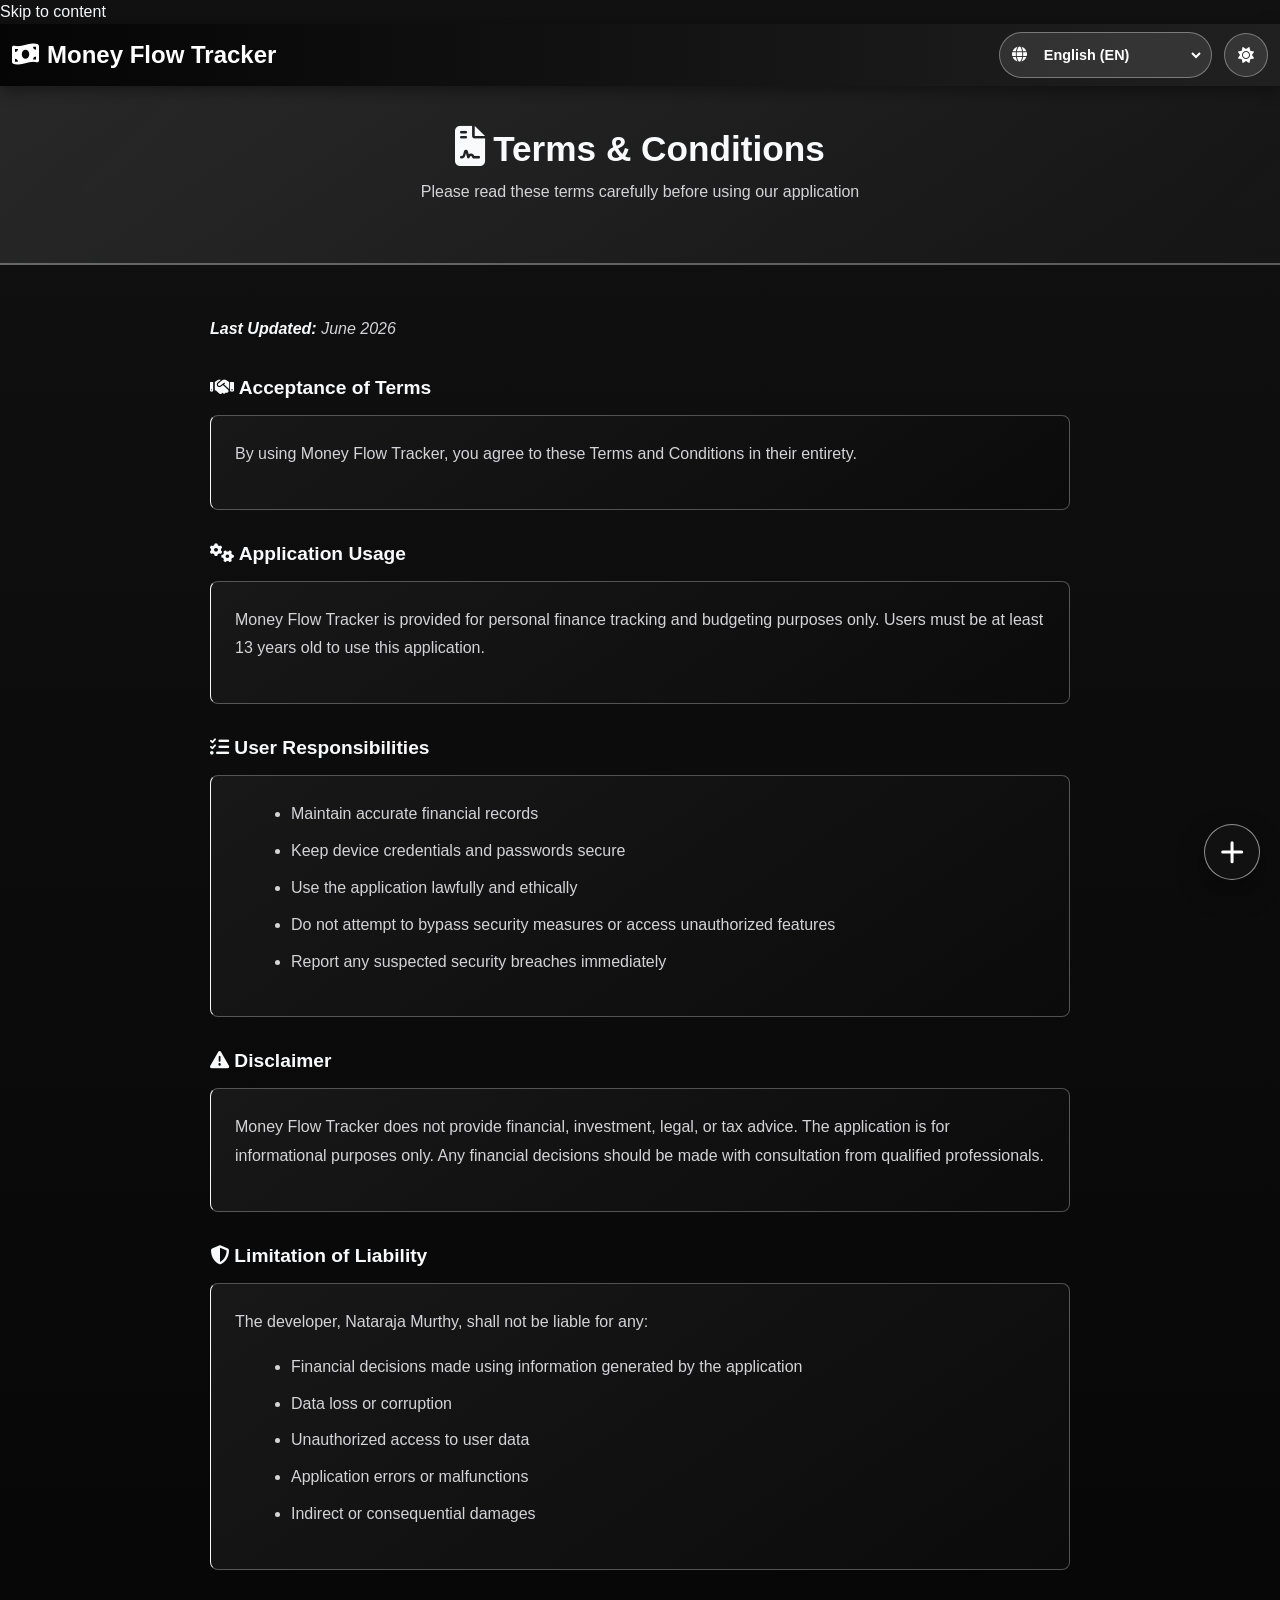
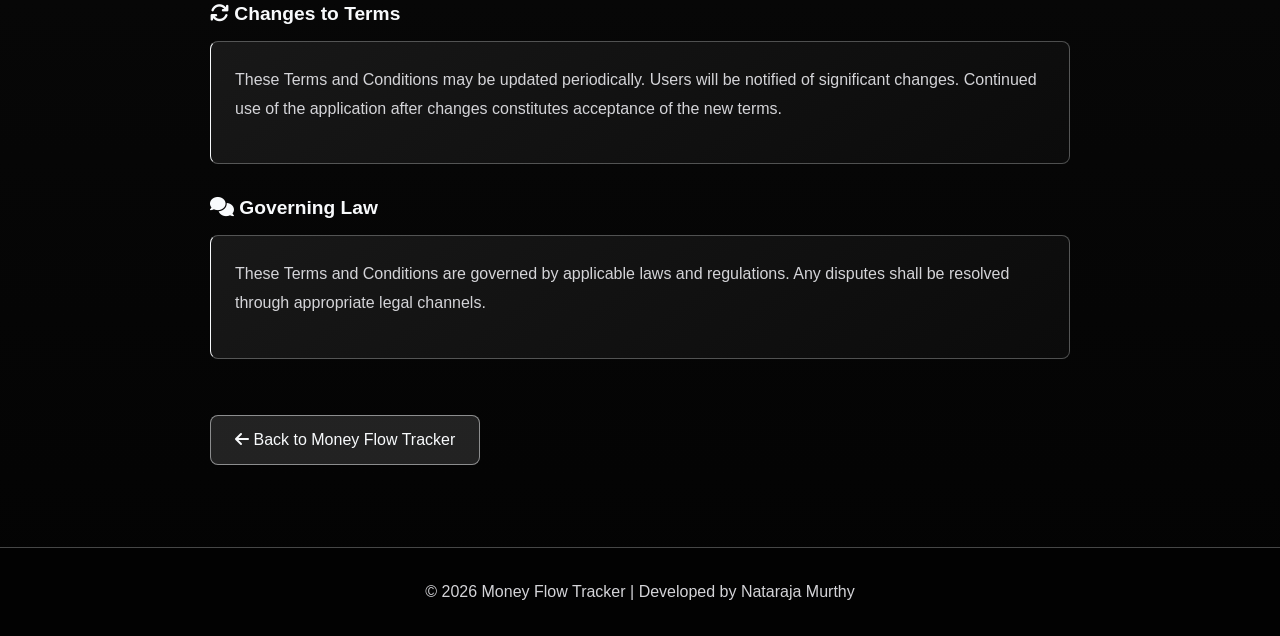
<file: projects/money-flow-tracker/terms-and-conditions/index.html>
<!DOCTYPE html>
<html lang="en">

<head>
    <meta charset="UTF-8">
    <meta name="viewport" content="width=device-width, initial-scale=1">

    <title>Money Flow Tracker - Terms and Conditions</title>

    <link rel="icon" type="image/png" href="../mft_logo.png">
    <link rel="apple-touch-icon" href="../mft_logo.png">
    <link href="https://cdn.jsdelivr.net/npm/bootstrap@5.3.3/dist/css/bootstrap.min.css" rel="stylesheet">
    <link rel="stylesheet" href="https://cdnjs.cloudflare.com/ajax/libs/font-awesome/6.4.0/css/all.min.css">
    <link rel="stylesheet" href="../language-picker.css">

    <style>
        * {
            margin: 0;
            padding: 0;
            box-sizing: border-box;
        }

        body {
            background: linear-gradient(135deg, #0f1419 0%, #1a1f2e 100%);
            color: #bdc3c7;
            font-family: 'Segoe UI', Tahoma, Geneva, Verdana, sans-serif;
            min-height: 100vh;
            display: flex;
            flex-direction: column;
        }

        nav {
            background: linear-gradient(90deg, #f8fafc 0%, #d4d4d8 100%);
            box-shadow: 0 4px 15px rgba(248, 250, 252, 0.3);
            padding: 1rem 0;
        }

        nav .navbar-brand {
            font-weight: 700;
            font-size: 1.5rem;
            color: white !important;
        }

        nav .navbar-brand i {
            margin-right: 0.5rem;
        }

        .header-section {
            padding: 40px 20px;
            text-align: center;
            background: linear-gradient(135deg, rgba(248, 250, 252, 0.1) 0%, rgba(212, 212, 212, 0.05) 100%);
            border-bottom: 2px solid rgba(248, 250, 252, 0.3);
        }

        .header-section h1 {
            font-size: 2.2rem;
            font-weight: 700;
            margin-bottom: 0.5rem;
            color: #f8fafc;
        }

        .header-section i {
            font-size: 2.5rem;
            color: #f8fafc;
            margin-right: 0.5rem;
        }

        .main-container {
            flex: 1;
            padding: 50px 20px;
            max-width: 900px;
            margin: 0 auto;
            width: 100%;
        }

        h1, h2, h3 {
            color: #f8fafc;
            font-weight: 600;
        }

        h1 {
            margin-bottom: 1rem;
        }

        h3 {
            margin-top: 2rem;
            margin-bottom: 1rem;
            font-size: 1.2rem;
        }

        .terms-section {
            background: linear-gradient(135deg, #1e2936 0%, #0f1419 100%);
            border-left: 4px solid #f8fafc;
            padding: 1.5rem;
            margin-bottom: 1.5rem;
            border-radius: 8px;
            border: 1px solid rgba(248, 250, 252, 0.3);
        }

        ul, ol {
            margin-left: 1.5rem;
            margin-bottom: 1rem;
        }

        li {
            margin-bottom: 0.5rem;
            line-height: 1.8;
        }

        p {
            line-height: 1.8;
            margin-bottom: 1rem;
        }

        strong {
            color: #f8fafc;
        }

        a {
            color: #f8fafc;
            text-decoration: none;
            transition: color 0.3s ease;
        }

        a:hover {
            color: #ffffff;
        }

        .last-updated {
            color: #95a5a6;
            font-style: italic;
            margin-bottom: 2rem;
        }

        .back-link {
            display: inline-block;
            margin: 2rem 0;
            padding: 0.75rem 1.5rem;
            background: rgba(248, 250, 252, 0.2);
            border: 1px solid rgba(248, 250, 252, 0.5);
            border-radius: 8px;
            transition: all 0.3s ease;
            color: #f8fafc;
        }

        .back-link:hover {
            background: rgba(248, 250, 252, 0.4);
            border-color: #f8fafc;
            color: #ffffff;
        }

        footer {
            background: rgba(15, 20, 25, 0.8);
            border-top: 1px solid rgba(248, 250, 252, 0.3);
            text-align: center;
            padding: 2rem;
            color: #bdc3c7;
            margin-top: auto;
        }

        @media (max-width: 768px) {
            .header-section h1 {
                font-size: 1.8rem;
            }
        }
    </style>
</head>

<body>
    <a class="skip-link" href="#main-content" data-i18n="nav.skip">Skip to content</a>

    <header>
        <nav class="navbar navbar-expand-lg navbar-dark">
            <div class="container-fluid">
                <a class="navbar-brand" href="../">
                    <i class="fas fa-money-bill-wave"></i><span data-i18n="nav.brand">Money Flow Tracker</span>
                </a>
                <div class="language-picker">
                    <i class="fas fa-globe language-picker__icon" aria-hidden="true"></i>
                    <label for="mft-lang-select" class="visually-hidden">Choose language</label>
                    <select id="mft-lang-select" class="language-picker__select" aria-label="Choose language">
                        <option>Language</option>
                    </select>
                    <span id="mft-lang-status" class="visually-hidden" role="status" aria-live="polite"></span>
                </div>
            </div>
        </nav>

        <div class="header-section">
            <h1><i class="fas fa-file-contract"></i><span data-i18n="cards.terms.title">Terms and Conditions</span></h1>
            <p data-i18n="pages.terms.subtitle">Please read these terms carefully before using our application</p>
        </div>
    </header>

    <main class="main-container" id="main-content" tabindex="-1">
        <p class="last-updated"><strong data-i18n="pages.terms.lastUpdated">Last Updated:</strong> <span data-i18n="pages.terms.date">June 2026</span></p>

        <h3><i class="fas fa-handshake"></i> <span data-i18n="pages.terms.acceptanceTitle">Acceptance of Terms</span></h3>
        <div class="terms-section">
            <p data-i18n="pages.terms.acceptanceText">
                By using Money Flow Tracker, you agree to these Terms and Conditions in their entirety.
            </p>
        </div>

        <h3><i class="fas fa-cogs"></i> <span data-i18n="pages.terms.usageTitle">Application Usage</span></h3>
        <div class="terms-section">
            <p data-i18n="pages.terms.usageText">
                Money Flow Tracker is provided for personal finance tracking and budgeting purposes only. Users must be at least 13 years old to use this application.
            </p>
        </div>

        <h3><i class="fas fa-tasks"></i> <span data-i18n="pages.terms.responsibilitiesTitle">User Responsibilities</span></h3>
        <div class="terms-section">
            <ul>
                <li data-i18n="pages.terms.responsibilitiesItems.0">Maintain accurate financial records</li>
                <li data-i18n="pages.terms.responsibilitiesItems.1">Keep device credentials and passwords secure</li>
                <li data-i18n="pages.terms.responsibilitiesItems.2">Use the application lawfully and ethically</li>
                <li data-i18n="pages.terms.responsibilitiesItems.3">Not attempt to bypass security measures or access unauthorized features</li>
                <li data-i18n="pages.terms.responsibilitiesItems.4">Report any suspected security breaches immediately</li>
            </ul>
        </div>

        <h3><i class="fas fa-exclamation-triangle"></i> <span data-i18n="pages.terms.disclaimerTitle">Disclaimer</span></h3>
        <div class="terms-section">
            <p data-i18n="pages.terms.disclaimerText">
                Money Flow Tracker does not provide financial, investment, legal, or tax advice. The application is for informational purposes only. Any financial decisions should be made with consultation from qualified professionals.
            </p>
        </div>

        <h3><i class="fas fa-shield-alt"></i> <span data-i18n="pages.terms.liabilityTitle">Limitation of Liability</span></h3>
        <div class="terms-section">
            <p data-i18n="pages.terms.liabilityIntro">
                The developer, Nataraja Murthy, shall not be liable for any:
            </p>
            <ul>
                <li data-i18n="pages.terms.liabilityItems.0">Financial decisions made using information generated by the application</li>
                <li data-i18n="pages.terms.liabilityItems.1">Data loss or corruption</li>
                <li data-i18n="pages.terms.liabilityItems.2">Unauthorized access to user data</li>
                <li data-i18n="pages.terms.liabilityItems.3">Application errors or malfunctions</li>
                <li data-i18n="pages.terms.liabilityItems.4">Indirect or consequential damages</li>
            </ul>
        </div>

        <h3><i class="fas fa-refresh"></i> <span data-i18n="pages.terms.changesTitle">Changes to Terms</span></h3>
        <div class="terms-section">
            <p data-i18n="pages.terms.changesText">
                These Terms and Conditions may be updated periodically. Users will be notified of significant changes. Continued use of the application after changes constitutes acceptance of the new terms.
            </p>
        </div>

        <h3><i class="fas fa-comments"></i> <span data-i18n="pages.terms.lawTitle">Governing Law</span></h3>
        <div class="terms-section">
            <p data-i18n="pages.terms.lawText">
                These Terms and Conditions are governed by applicable laws and regulations. Any disputes shall be resolved through appropriate legal channels.
            </p>
        </div>

        <a href="../" class="back-link"><i class="fas fa-arrow-left"></i> <span data-i18n="nav.back">Back to Money Flow Tracker</span></a>

        <details class="bottom-actions">
            <summary class="bottom-actions__toggle" aria-label="Show Money Flow Tracker links">
                <span class="bottom-actions__toggle-icon" aria-hidden="true"></span>
            </summary>
            <nav class="bottom-actions__list" aria-label="Money Flow Tracker links">
                <a class="bottom-actions__link" href="https://play.google.com/store/apps/details?id=com.neo.moneyflowtracker" target="_blank" rel="noopener noreferrer" aria-label="Download Money Flow Tracker on Google Play">
                    <i class="fab fa-google-play" aria-hidden="true"></i><span class="visually-hidden" data-i18n="bottomActions.app">App Download</span>
                </a>
                <a class="bottom-actions__link" href="https://www.youtube.com/@MoneyFlowTracker" target="_blank" rel="noopener noreferrer" aria-label="Money Flow Tracker on YouTube">
                    <i class="fab fa-youtube" aria-hidden="true"></i><span class="visually-hidden" data-i18n="bottomActions.youtube">YouTube</span>
                </a>
                <a class="bottom-actions__link" href="https://www.instagram.com/moneyflowtracker" target="_blank" rel="noopener noreferrer" aria-label="Money Flow Tracker on Instagram">
                    <i class="fab fa-instagram" aria-hidden="true"></i><span class="visually-hidden" data-i18n="bottomActions.instagram">Instagram</span>
                </a>
                <a class="bottom-actions__link" href="https://x.com/team_of_mtf" target="_blank" rel="noopener noreferrer" aria-label="Money Flow Tracker on X">
                    <i class="fab fa-twitter" aria-hidden="true"></i><span class="visually-hidden" data-i18n="bottomActions.twitter">Twitter</span>
                </a>
                <a class="bottom-actions__link" href="https://t.me/moneyflowtracker" target="_blank" rel="noopener noreferrer" aria-label="Join Money Flow Tracker Telegram community">
                    <i class="fab fa-telegram" aria-hidden="true"></i><span class="visually-hidden" data-i18n="bottomActions.telegram">Join Telegram Community</span>
                </a>
            </nav>
        </details>
    </main>

    <footer>
        <span data-i18n="footer">© 2026 Money Flow Tracker | Developed by Nataraja Murthy</span>
    </footer>

    <script src="../i18n.js"></script>

</body>

</html>
</file>
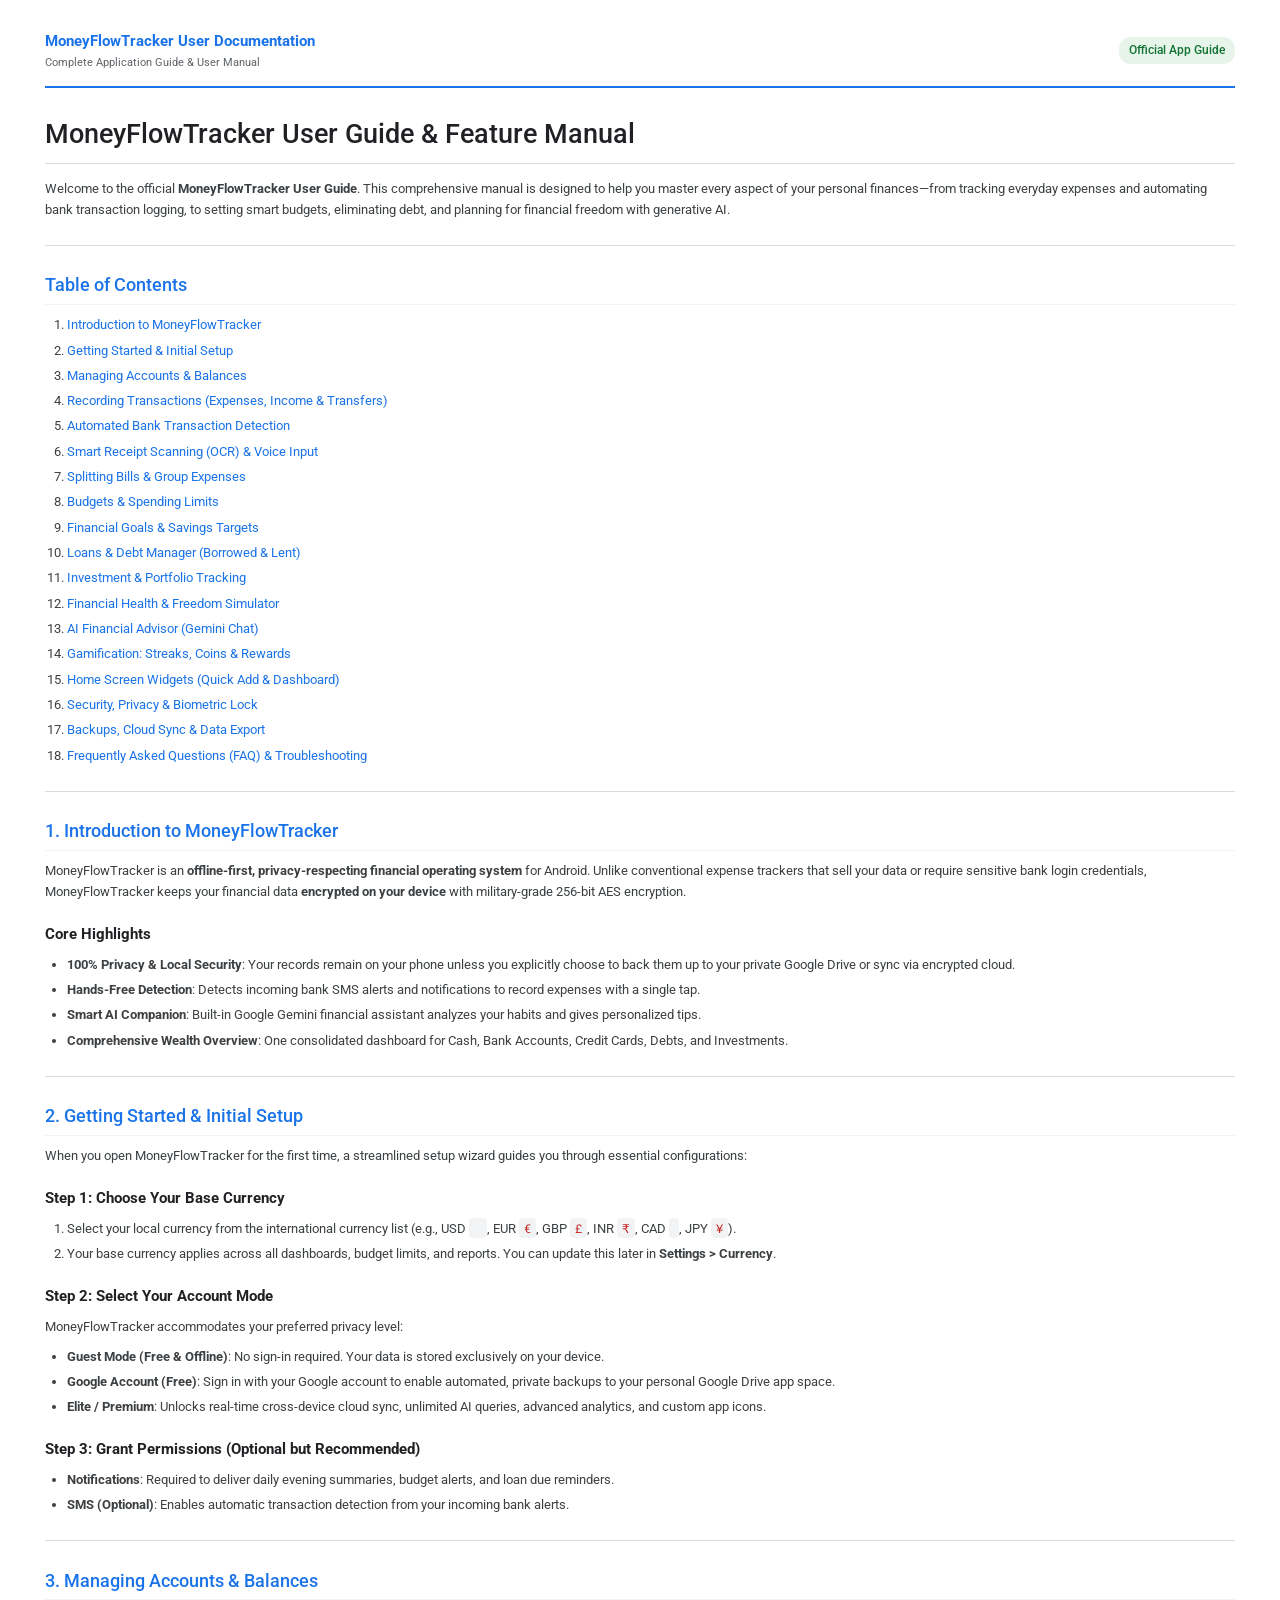
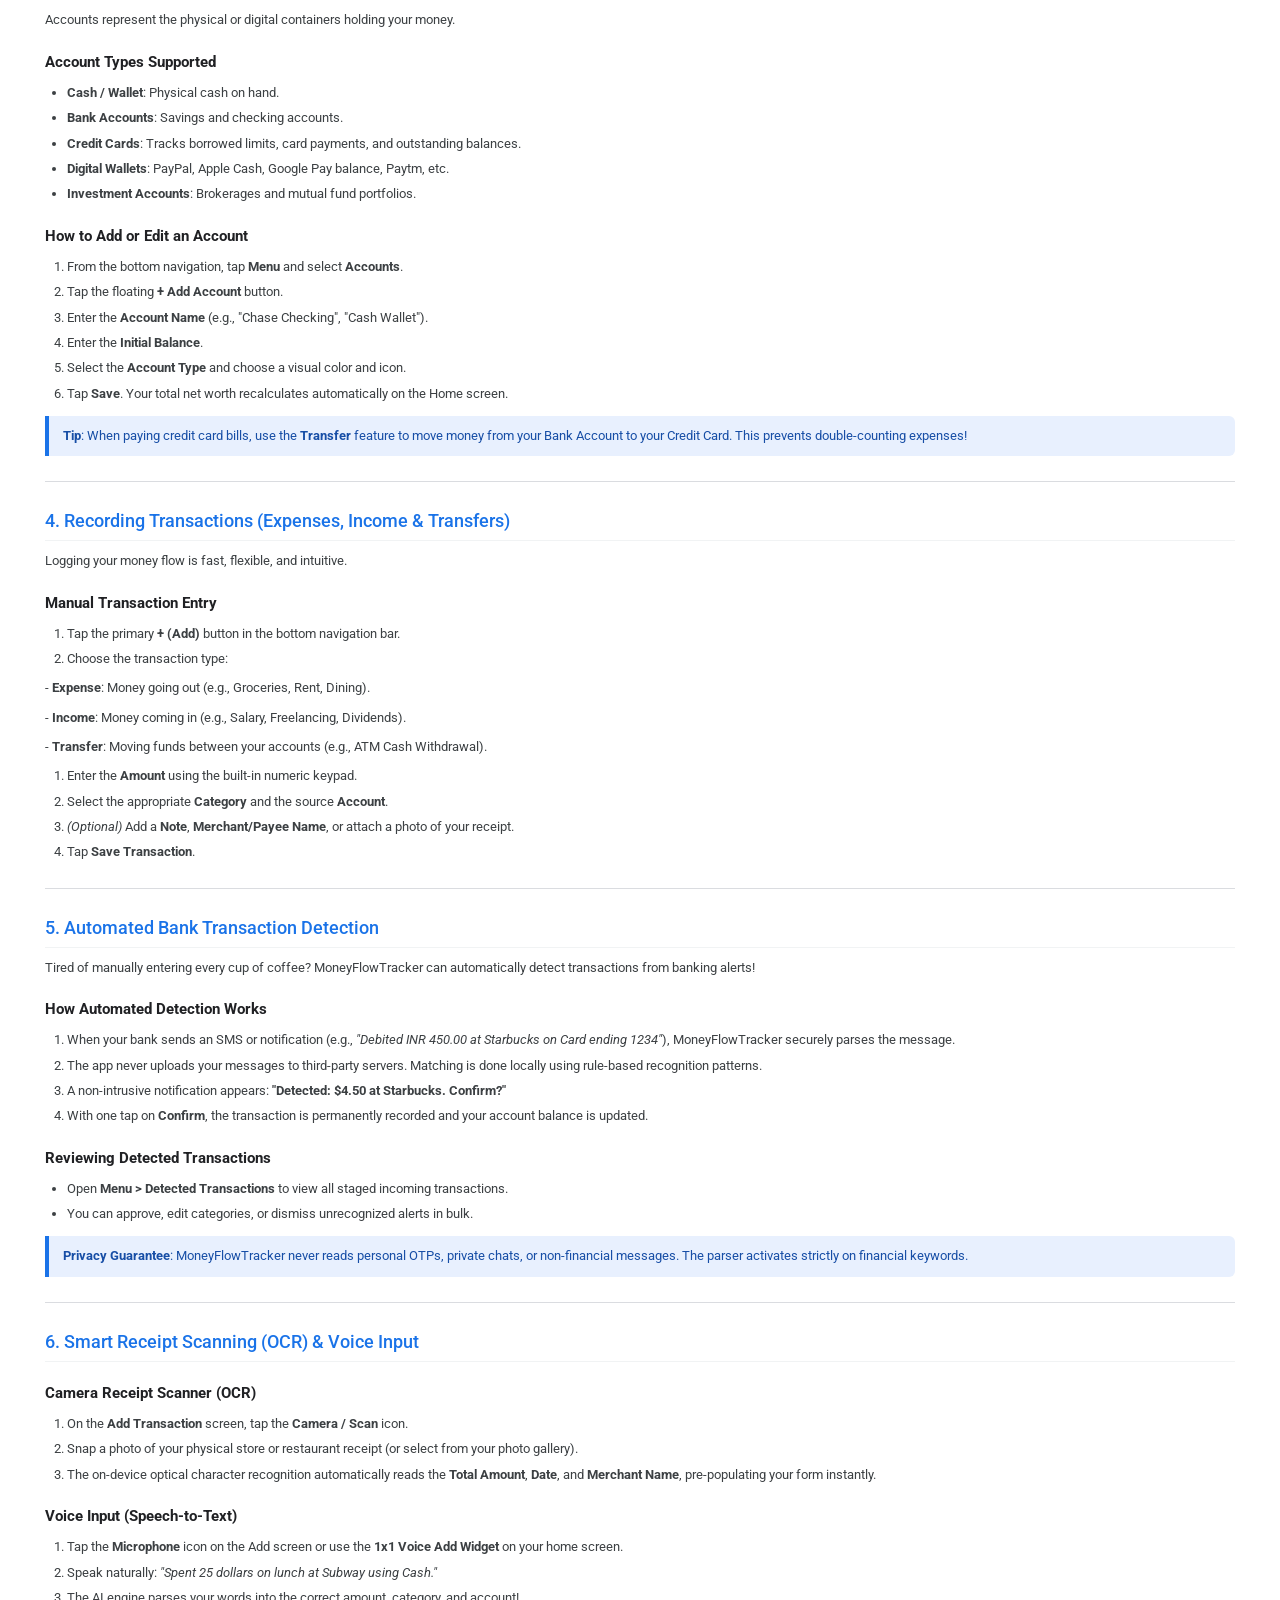
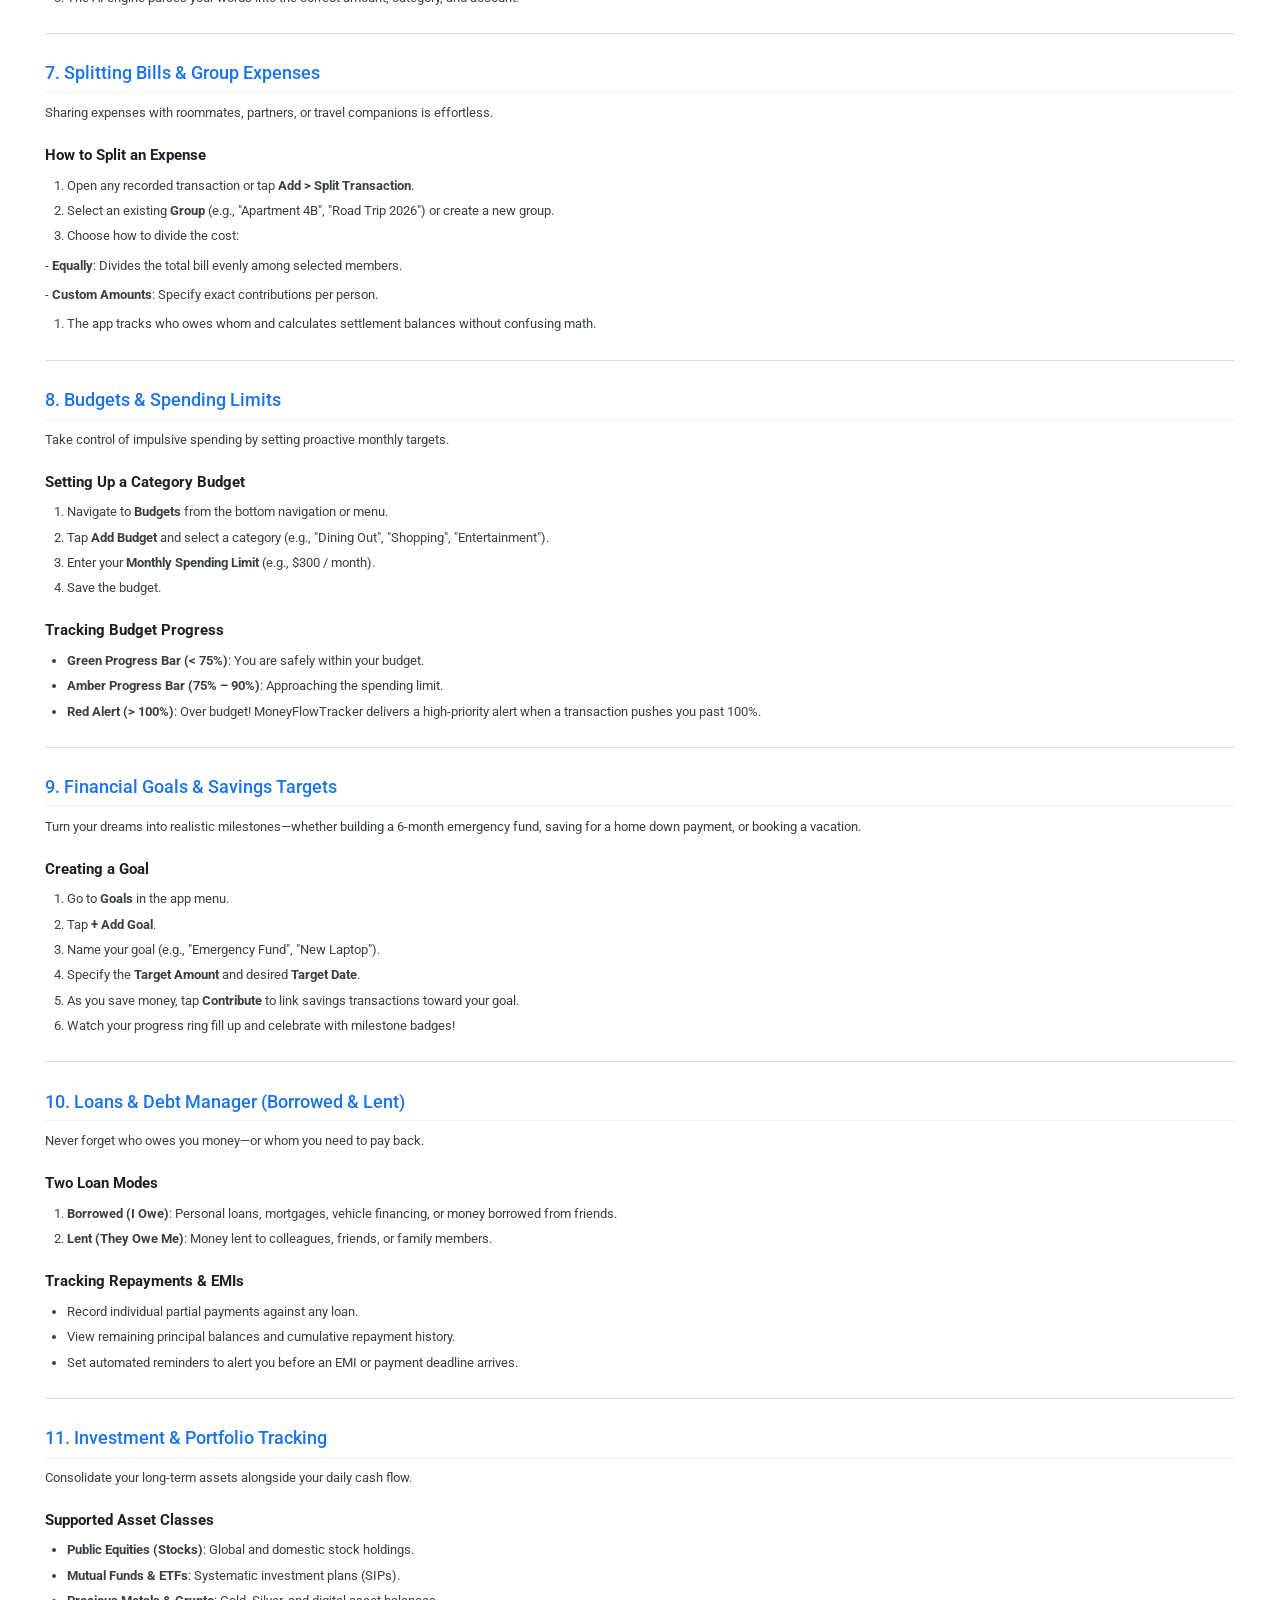
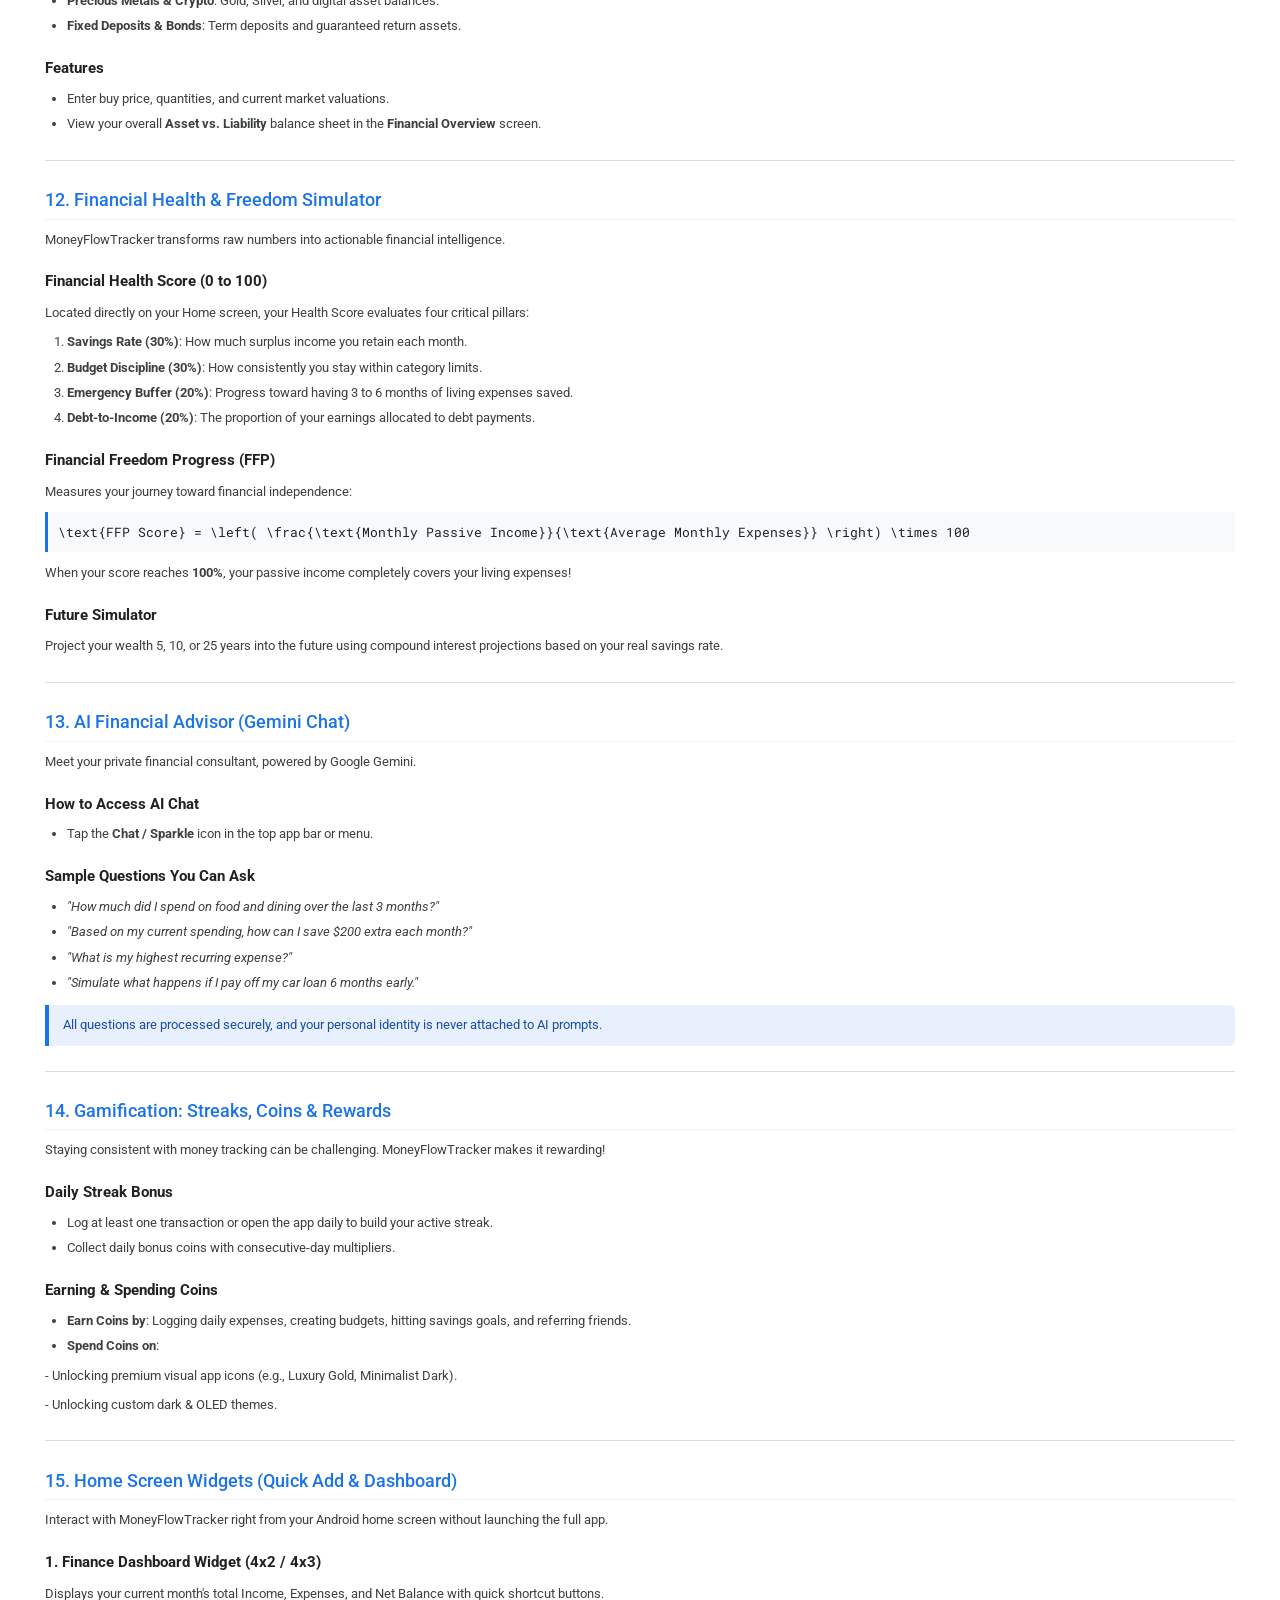
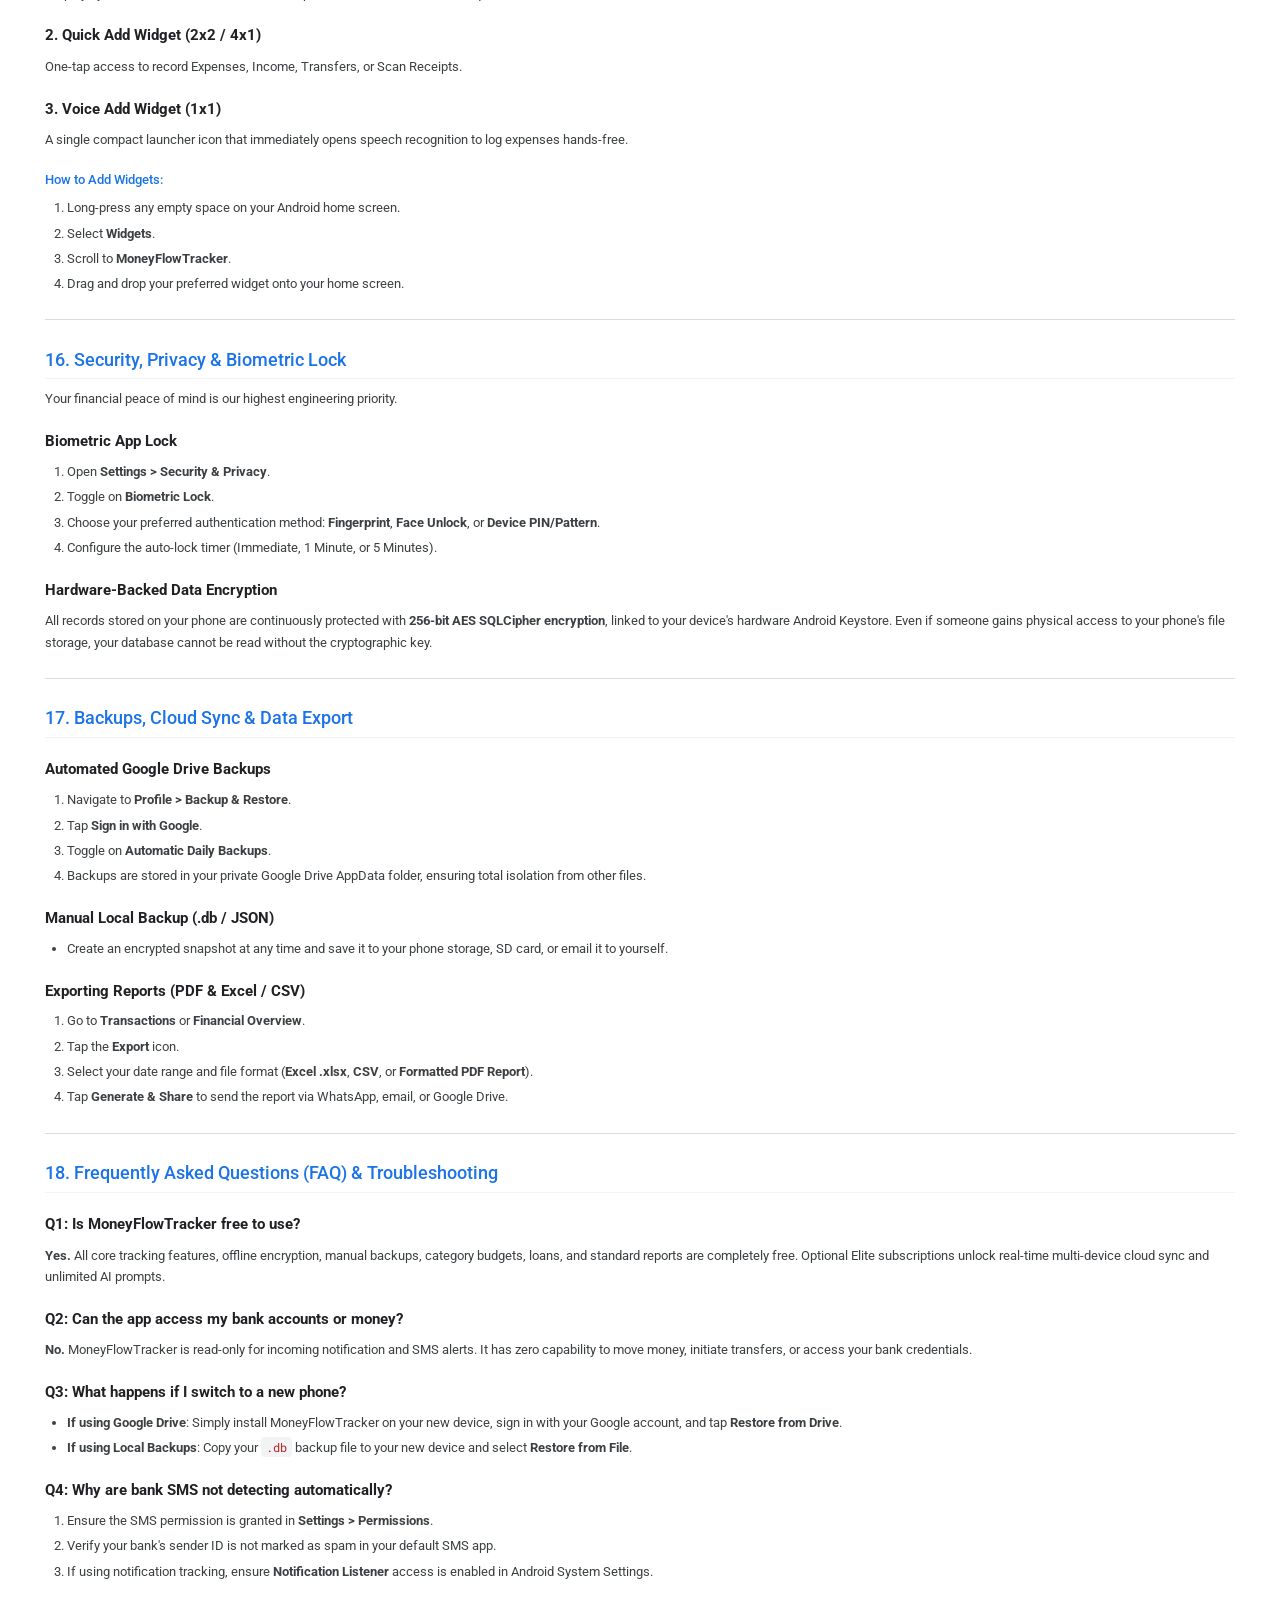
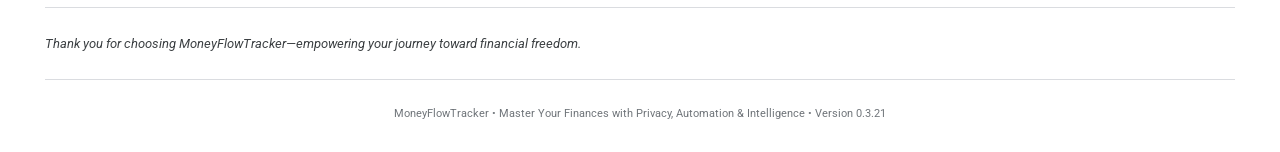
<file: projects/money-flow-tracker/user-guide/index.html>
<!DOCTYPE html>
<html lang="en">
<head>
<meta charset="UTF-8">
<meta name="viewport" content="width=device-width, initial-scale=1.0">
<title>MoneyFlowTracker - User Guide &amp; Feature Manual</title>
<link rel="preconnect" href="https://fonts.googleapis.com">
<link rel="preconnect" href="https://fonts.gstatic.com" crossorigin>
<link href="https://fonts.googleapis.com/css2?family=Google+Sans:wght@400;500;700&family=Roboto+Mono:wght@400;500&family=Roboto:wght@300;400;500;700&display=swap" rel="stylesheet">
<style>
    @page {
        size: A4;
        margin: 15mm 15mm 15mm 15mm;
        @bottom-right {
            content: "Page " counter(page);
            font-family: 'Roboto', sans-serif;
            font-size: 8pt;
            color: #5f6368;
        }
    }
    *, *::before, *::after {
        box-sizing: border-box;
    }
    body {
        font-family: 'Roboto', -apple-system, BlinkMacSystemFont, "Segoe UI", sans-serif;
        font-size: 10pt;
        line-height: 1.6;
        color: #202124;
        background-color: #ffffff;
        margin: 0;
        padding: 30px 45px;
    }
    .doc-header-banner {
        border-bottom: 2px solid #1a73e8;
        padding-bottom: 14px;
        margin-bottom: 25px;
        display: flex;
        justify-content: space-between;
        align-items: center;
    }
    .badge {
        background: #e6f4ea;
        color: #137333;
        padding: 4px 10px;
        border-radius: 12px;
        font-weight: 500;
        font-size: 9pt;
        display: inline-block;
    }
    h1, h2, h3, h4 {
        font-family: 'Google Sans', 'Roboto', sans-serif;
        color: #1a73e8;
        font-weight: 500;
        margin-top: 1.4em;
        margin-bottom: 0.5em;
        page-break-after: avoid;
    }
    h1 {
        font-size: 20pt;
        color: #202124;
        border-bottom: 1px solid #dadce0;
        padding-bottom: 8px;
        margin-top: 0;
    }
    h2 {
        font-size: 13.5pt;
        border-bottom: 1px solid #f1f3f4;
        padding-bottom: 4px;
        color: #1a73e8;
    }
    h3 {
        font-size: 11pt;
        color: #202124;
        font-weight: 700;
    }
    p {
        margin: 0.6em 0;
        color: #3c4043;
    }
    a {
        color: #1a73e8;
        text-decoration: none;
    }
    a:hover {
        text-decoration: underline;
    }
    code {
        font-family: 'Roboto Mono', monospace;
        font-size: 9pt;
        background-color: #f1f3f4;
        color: #c5221f;
        padding: 2px 5px;
        border-radius: 4px;
    }
    .callout-card {
        background-color: #e8f0fe;
        border-left: 4px solid #1a73e8;
        border-radius: 0 6px 6px 0;
        padding: 10px 14px;
        margin: 12px 0;
        font-size: 9.5pt;
        color: #174ea6;
        page-break-inside: avoid;
    }
    .table-container {
        width: 100%;
        margin: 14px 0;
        page-break-inside: avoid;
        overflow-x: auto;
    }
    table {
        width: 100%;
        border-collapse: collapse;
        font-size: 9.5pt;
    }
    th, td {
        border: 1px solid #dadce0;
        padding: 8px 10px;
        text-align: left;
    }
    th {
        background-color: #f1f3f4;
        font-weight: 500;
        color: #202124;
    }
    tr:nth-child(even) td {
        background-color: #fafbfb;
    }
    ul, ol {
        margin: 0.5em 0;
        padding-left: 22px;
        color: #3c4043;
    }
    li {
        margin: 0.3em 0;
    }
    hr {
        border: none;
        border-top: 1px solid #dadce0;
        margin: 25px 0;
    }
    .math-display {
        display: block;
        margin: 10px 0;
        padding: 10px;
        background: #f8f9fa;
        border-left: 3px solid #1a73e8;
        font-family: 'Roboto Mono', monospace;
        font-size: 9.5pt;
        color: #202124;
    }
    .math-inline {
        font-family: 'Roboto Mono', monospace;
        background: #f1f3f4;
        padding: 1px 4px;
        border-radius: 3px;
    }
</style>
</head>
<body>
<div class="doc-header-banner">
    <div>
        <strong style="font-size: 11pt; color: #1a73e8;">MoneyFlowTracker User Documentation</strong>
        <div style="font-size: 8.5pt; color: #5f6368;">Complete Application Guide &amp; User Manual</div>
    </div>
    <span class="badge">Official App Guide</span>
</div>

<h1 id="moneyflowtracker-user-guide-feature-manual">MoneyFlowTracker User Guide & Feature Manual</h1>

<p>Welcome to the official <strong>MoneyFlowTracker User Guide</strong>. This comprehensive manual is designed to help you master every aspect of your personal finances—from tracking everyday expenses and automating bank transaction logging, to setting smart budgets, eliminating debt, and planning for financial freedom with generative AI.</p>

<hr/>

<h2 id="table-of-contents">Table of Contents</h2>
<ol>
<li><a href="#1-introduction-to-moneyflowtracker">Introduction to MoneyFlowTracker</a></li>
<li><a href="#2-getting-started--initial-setup">Getting Started & Initial Setup</a></li>
<li><a href="#3-managing-accounts--balances">Managing Accounts & Balances</a></li>
<li><a href="#4-recording-transactions-expenses-income--transfers">Recording Transactions (Expenses, Income & Transfers)</a></li>
<li><a href="#5-automated-bank-transaction-detection">Automated Bank Transaction Detection</a></li>
<li><a href="#6-smart-receipt-scanning-ocr--voice-input">Smart Receipt Scanning (OCR) & Voice Input</a></li>
<li><a href="#7-splitting-bills--group-expenses">Splitting Bills & Group Expenses</a></li>
<li><a href="#8-budgets--spending-limits">Budgets & Spending Limits</a></li>
<li><a href="#9-financial-goals--savings-targets">Financial Goals & Savings Targets</a></li>
<li><a href="#10-loans--debt-manager-borrowed--lent">Loans & Debt Manager (Borrowed & Lent)</a></li>
<li><a href="#11-investment--portfolio-tracking">Investment & Portfolio Tracking</a></li>
<li><a href="#12-financial-health--freedom-simulator">Financial Health & Freedom Simulator</a></li>
<li><a href="#13-ai-financial-advisor-gemini-chat">AI Financial Advisor (Gemini Chat)</a></li>
<li><a href="#14-gamification-streaks-coins--rewards">Gamification: Streaks, Coins & Rewards</a></li>
<li><a href="#15-home-screen-widgets-quick-add--dashboard">Home Screen Widgets (Quick Add & Dashboard)</a></li>
<li><a href="#16-security-privacy--biometric-lock">Security, Privacy & Biometric Lock</a></li>
<li><a href="#17-backups-cloud-sync--data-export">Backups, Cloud Sync & Data Export</a></li>
<li><a href="#18-frequently-asked-questions-faq--troubleshooting">Frequently Asked Questions (FAQ) & Troubleshooting</a></li>

</ol>
<hr/>

<h2 id="1-introduction-to-moneyflowtracker">1. Introduction to MoneyFlowTracker</h2>

<p>MoneyFlowTracker is an <strong>offline-first, privacy-respecting financial operating system</strong> for Android. Unlike conventional expense trackers that sell your data or require sensitive bank login credentials, MoneyFlowTracker keeps your financial data <strong>encrypted on your device</strong> with military-grade 256-bit AES encryption.</p>

<h3 id="core-highlights">Core Highlights</h3>
<ul>
<li><strong>100% Privacy & Local Security</strong>: Your records remain on your phone unless you explicitly choose to back them up to your private Google Drive or sync via encrypted cloud.</li>
<li><strong>Hands-Free Detection</strong>: Detects incoming bank SMS alerts and notifications to record expenses with a single tap.</li>
<li><strong>Smart AI Companion</strong>: Built-in Google Gemini financial assistant analyzes your habits and gives personalized tips.</li>
<li><strong>Comprehensive Wealth Overview</strong>: One consolidated dashboard for Cash, Bank Accounts, Credit Cards, Debts, and Investments.</li>

</ul>
<hr/>

<h2 id="2-getting-started-initial-setup">2. Getting Started & Initial Setup</h2>

<p>When you open MoneyFlowTracker for the first time, a streamlined setup wizard guides you through essential configurations:</p>

<h3 id="step-1-choose-your-base-currency">Step 1: Choose Your Base Currency</h3>
<ol>
<li>Select your local currency from the international currency list (e.g., USD <code><span class="math-inline"></code>, EUR <code>€</code>, GBP <code>£</code>, INR <code>₹</code>, CAD <code></span></code>, JPY <code>¥</code>).</li>
<li>Your base currency applies across all dashboards, budget limits, and reports. You can update this later in <strong>Settings > Currency</strong>.</li>

</ol>
<h3 id="step-2-select-your-account-mode">Step 2: Select Your Account Mode</h3>
<p>MoneyFlowTracker accommodates your preferred privacy level:</p>
<ul>
<li><strong>Guest Mode (Free & Offline)</strong>: No sign-in required. Your data is stored exclusively on your device.</li>
<li><strong>Google Account (Free)</strong>: Sign in with your Google account to enable automated, private backups to your personal Google Drive app space.</li>
<li><strong>Elite / Premium</strong>: Unlocks real-time cross-device cloud sync, unlimited AI queries, advanced analytics, and custom app icons.</li>

</ul>
<h3 id="step-3-grant-permissions-optional-but-recommended">Step 3: Grant Permissions (Optional but Recommended)</h3>
<ul>
<li><strong>Notifications</strong>: Required to deliver daily evening summaries, budget alerts, and loan due reminders.</li>
<li><strong>SMS (Optional)</strong>: Enables automatic transaction detection from your incoming bank alerts.</li>

</ul>
<hr/>

<h2 id="3-managing-accounts-balances">3. Managing Accounts & Balances</h2>

<p>Accounts represent the physical or digital containers holding your money.</p>

<h3 id="account-types-supported">Account Types Supported</h3>
<ul>
<li><strong>Cash / Wallet</strong>: Physical cash on hand.</li>
<li><strong>Bank Accounts</strong>: Savings and checking accounts.</li>
<li><strong>Credit Cards</strong>: Tracks borrowed limits, card payments, and outstanding balances.</li>
<li><strong>Digital Wallets</strong>: PayPal, Apple Cash, Google Pay balance, Paytm, etc.</li>
<li><strong>Investment Accounts</strong>: Brokerages and mutual fund portfolios.</li>

</ul>
<h3 id="how-to-add-or-edit-an-account">How to Add or Edit an Account</h3>
<ol>
<li>From the bottom navigation, tap <strong>Menu</strong> and select <strong>Accounts</strong>.</li>
<li>Tap the floating <strong>+ Add Account</strong> button.</li>
<li>Enter the <strong>Account Name</strong> (e.g., "Chase Checking", "Cash Wallet").</li>
<li>Enter the <strong>Initial Balance</strong>.</li>
<li>Select the <strong>Account Type</strong> and choose a visual color and icon.</li>
<li>Tap <strong>Save</strong>. Your total net worth recalculates automatically on the Home screen.</li>

</ol>
<div class="callout-card"><strong>Tip</strong>: When paying credit card bills, use the <strong>Transfer</strong> feature to move money from your Bank Account to your Credit Card. This prevents double-counting expenses!</div>

<hr/>

<h2 id="4-recording-transactions-expenses-income-transfers">4. Recording Transactions (Expenses, Income & Transfers)</h2>

<p>Logging your money flow is fast, flexible, and intuitive.</p>

<h3 id="manual-transaction-entry">Manual Transaction Entry</h3>
<ol>
<li>Tap the primary <strong>+ (Add)</strong> button in the bottom navigation bar.</li>
<li>Choose the transaction type:</li>
</ol>
<p>- <strong>Expense</strong>: Money going out (e.g., Groceries, Rent, Dining).</p>
<p>- <strong>Income</strong>: Money coming in (e.g., Salary, Freelancing, Dividends).</p>
<p>- <strong>Transfer</strong>: Moving funds between your accounts (e.g., ATM Cash Withdrawal).</p>
<ol>
<li>Enter the <strong>Amount</strong> using the built-in numeric keypad.</li>
<li>Select the appropriate <strong>Category</strong> and the source <strong>Account</strong>.</li>
<li><em>(Optional)</em> Add a <strong>Note</strong>, <strong>Merchant/Payee Name</strong>, or attach a photo of your receipt.</li>
<li>Tap <strong>Save Transaction</strong>.</li>

</ol>
<hr/>

<h2 id="5-automated-bank-transaction-detection">5. Automated Bank Transaction Detection</h2>

<p>Tired of manually entering every cup of coffee? MoneyFlowTracker can automatically detect transactions from banking alerts!</p>

<h3 id="how-automated-detection-works">How Automated Detection Works</h3>
<ol>
<li>When your bank sends an SMS or notification (e.g., <em>"Debited INR 450.00 at Starbucks on Card ending 1234"</em>), MoneyFlowTracker securely parses the message.</li>
<li>The app never uploads your messages to third-party servers. Matching is done locally using rule-based recognition patterns.</li>
<li>A non-intrusive notification appears: <strong>"Detected: $4.50 at Starbucks. Confirm?"</strong></li>
<li>With one tap on <strong>Confirm</strong>, the transaction is permanently recorded and your account balance is updated.</li>

</ol>
<h3 id="reviewing-detected-transactions">Reviewing Detected Transactions</h3>
<ul>
<li>Open <strong>Menu > Detected Transactions</strong> to view all staged incoming transactions.</li>
<li>You can approve, edit categories, or dismiss unrecognized alerts in bulk.</li>

</ul>
<div class="callout-card"><strong>Privacy Guarantee</strong>: MoneyFlowTracker never reads personal OTPs, private chats, or non-financial messages. The parser activates strictly on financial keywords.</div>

<hr/>

<h2 id="6-smart-receipt-scanning-ocr-voice-input">6. Smart Receipt Scanning (OCR) & Voice Input</h2>

<h3 id="camera-receipt-scanner-ocr">Camera Receipt Scanner (OCR)</h3>
<ol>
<li>On the <strong>Add Transaction</strong> screen, tap the <strong>Camera / Scan</strong> icon.</li>
<li>Snap a photo of your physical store or restaurant receipt (or select from your photo gallery).</li>
<li>The on-device optical character recognition automatically reads the <strong>Total Amount</strong>, <strong>Date</strong>, and <strong>Merchant Name</strong>, pre-populating your form instantly.</li>

</ol>
<h3 id="voice-input-speech-to-text">Voice Input (Speech-to-Text)</h3>
<ol>
<li>Tap the <strong>Microphone</strong> icon on the Add screen or use the <strong>1x1 Voice Add Widget</strong> on your home screen.</li>
<li>Speak naturally: <em>"Spent 25 dollars on lunch at Subway using Cash."</em></li>
<li>The AI engine parses your words into the correct amount, category, and account!</li>

</ol>
<hr/>

<h2 id="7-splitting-bills-group-expenses">7. Splitting Bills & Group Expenses</h2>

<p>Sharing expenses with roommates, partners, or travel companions is effortless.</p>

<h3 id="how-to-split-an-expense">How to Split an Expense</h3>
<ol>
<li>Open any recorded transaction or tap <strong>Add > Split Transaction</strong>.</li>
<li>Select an existing <strong>Group</strong> (e.g., "Apartment 4B", "Road Trip 2026") or create a new group.</li>
<li>Choose how to divide the cost:</li>
</ol>
<p>- <strong>Equally</strong>: Divides the total bill evenly among selected members.</p>
<p>- <strong>Custom Amounts</strong>: Specify exact contributions per person.</p>
<ol>
<li>The app tracks who owes whom and calculates settlement balances without confusing math.</li>

</ol>
<hr/>

<h2 id="8-budgets-spending-limits">8. Budgets & Spending Limits</h2>

<p>Take control of impulsive spending by setting proactive monthly targets.</p>

<h3 id="setting-up-a-category-budget">Setting Up a Category Budget</h3>
<ol>
<li>Navigate to <strong>Budgets</strong> from the bottom navigation or menu.</li>
<li>Tap <strong>Add Budget</strong> and select a category (e.g., "Dining Out", "Shopping", "Entertainment").</li>
<li>Enter your <strong>Monthly Spending Limit</strong> (e.g., $300 / month).</li>
<li>Save the budget.</li>

</ol>
<h3 id="tracking-budget-progress">Tracking Budget Progress</h3>
<ul>
<li><strong>Green Progress Bar (< 75%)</strong>: You are safely within your budget.</li>
<li><strong>Amber Progress Bar (75% – 90%)</strong>: Approaching the spending limit.</li>
<li><strong>Red Alert (> 100%)</strong>: Over budget! MoneyFlowTracker delivers a high-priority alert when a transaction pushes you past 100%.</li>

</ul>
<hr/>

<h2 id="9-financial-goals-savings-targets">9. Financial Goals & Savings Targets</h2>

<p>Turn your dreams into realistic milestones—whether building a 6-month emergency fund, saving for a home down payment, or booking a vacation.</p>

<h3 id="creating-a-goal">Creating a Goal</h3>
<ol>
<li>Go to <strong>Goals</strong> in the app menu.</li>
<li>Tap <strong>+ Add Goal</strong>.</li>
<li>Name your goal (e.g., "Emergency Fund", "New Laptop").</li>
<li>Specify the <strong>Target Amount</strong> and desired <strong>Target Date</strong>.</li>
<li>As you save money, tap <strong>Contribute</strong> to link savings transactions toward your goal.</li>
<li>Watch your progress ring fill up and celebrate with milestone badges!</li>

</ol>
<hr/>

<h2 id="10-loans-debt-manager-borrowed-lent">10. Loans & Debt Manager (Borrowed & Lent)</h2>

<p>Never forget who owes you money—or whom you need to pay back.</p>

<h3 id="two-loan-modes">Two Loan Modes</h3>
<ol>
<li><strong>Borrowed (I Owe)</strong>: Personal loans, mortgages, vehicle financing, or money borrowed from friends.</li>
<li><strong>Lent (They Owe Me)</strong>: Money lent to colleagues, friends, or family members.</li>

</ol>
<h3 id="tracking-repayments-emis">Tracking Repayments & EMIs</h3>
<ul>
<li>Record individual partial payments against any loan.</li>
<li>View remaining principal balances and cumulative repayment history.</li>
<li>Set automated reminders to alert you before an EMI or payment deadline arrives.</li>

</ul>
<hr/>

<h2 id="11-investment-portfolio-tracking">11. Investment & Portfolio Tracking</h2>

<p>Consolidate your long-term assets alongside your daily cash flow.</p>

<h3 id="supported-asset-classes">Supported Asset Classes</h3>
<ul>
<li><strong>Public Equities (Stocks)</strong>: Global and domestic stock holdings.</li>
<li><strong>Mutual Funds & ETFs</strong>: Systematic investment plans (SIPs).</li>
<li><strong>Precious Metals & Crypto</strong>: Gold, Silver, and digital asset balances.</li>
<li><strong>Fixed Deposits & Bonds</strong>: Term deposits and guaranteed return assets.</li>

</ul>
<h3 id="features">Features</h3>
<ul>
<li>Enter buy price, quantities, and current market valuations.</li>
<li>View your overall <strong>Asset vs. Liability</strong> balance sheet in the <strong>Financial Overview</strong> screen.</li>

</ul>
<hr/>

<h2 id="12-financial-health-freedom-simulator">12. Financial Health & Freedom Simulator</h2>

<p>MoneyFlowTracker transforms raw numbers into actionable financial intelligence.</p>

<h3 id="financial-health-score-0-to-100">Financial Health Score (0 to 100)</h3>
<p>Located directly on your Home screen, your Health Score evaluates four critical pillars:</p>
<ol>
<li><strong>Savings Rate (30%)</strong>: How much surplus income you retain each month.</li>
<li><strong>Budget Discipline (30%)</strong>: How consistently you stay within category limits.</li>
<li><strong>Emergency Buffer (20%)</strong>: Progress toward having 3 to 6 months of living expenses saved.</li>
<li><strong>Debt-to-Income (20%)</strong>: The proportion of your earnings allocated to debt payments.</li>

</ol>
<h3 id="financial-freedom-progress-ffp">Financial Freedom Progress (FFP)</h3>
<p>Measures your journey toward financial independence:</p>
<p><span class="math-display">\text{FFP Score} = \left( \frac{\text{Monthly Passive Income}}{\text{Average Monthly Expenses}} \right) \times 100</span></p>
<p>When your score reaches <strong>100%</strong>, your passive income completely covers your living expenses!</p>

<h3 id="future-simulator">Future Simulator</h3>
<p>Project your wealth 5, 10, or 25 years into the future using compound interest projections based on your real savings rate.</p>

<hr/>

<h2 id="13-ai-financial-advisor-gemini-chat">13. AI Financial Advisor (Gemini Chat)</h2>

<p>Meet your private financial consultant, powered by Google Gemini.</p>

<h3 id="how-to-access-ai-chat">How to Access AI Chat</h3>
<ul>
<li>Tap the <strong>Chat / Sparkle</strong> icon in the top app bar or menu.</li>

</ul>
<h3 id="sample-questions-you-can-ask">Sample Questions You Can Ask</h3>
<ul>
<li><em>"How much did I spend on food and dining over the last 3 months?"</em></li>
<li><em>"Based on my current spending, how can I save $200 extra each month?"</em></li>
<li><em>"What is my highest recurring expense?"</em></li>
<li><em>"Simulate what happens if I pay off my car loan 6 months early."</em></li>

</ul>
<div class="callout-card">All questions are processed securely, and your personal identity is never attached to AI prompts.</div>

<hr/>

<h2 id="14-gamification-streaks-coins-rewards">14. Gamification: Streaks, Coins & Rewards</h2>

<p>Staying consistent with money tracking can be challenging. MoneyFlowTracker makes it rewarding!</p>

<h3 id="daily-streak-bonus">Daily Streak Bonus</h3>
<ul>
<li>Log at least one transaction or open the app daily to build your active streak.</li>
<li>Collect daily bonus coins with consecutive-day multipliers.</li>

</ul>
<h3 id="earning-spending-coins">Earning & Spending Coins</h3>
<ul>
<li><strong>Earn Coins by</strong>: Logging daily expenses, creating budgets, hitting savings goals, and referring friends.</li>
<li><strong>Spend Coins on</strong>:</li>
</ul>
<p>- Unlocking premium visual app icons (e.g., Luxury Gold, Minimalist Dark).</p>
<p>- Unlocking custom dark & OLED themes.</p>

<hr/>

<h2 id="15-home-screen-widgets-quick-add-dashboard">15. Home Screen Widgets (Quick Add & Dashboard)</h2>

<p>Interact with MoneyFlowTracker right from your Android home screen without launching the full app.</p>

<h3 id="1-finance-dashboard-widget-4x2-4x3">1. Finance Dashboard Widget (4x2 / 4x3)</h3>
<p>Displays your current month's total Income, Expenses, and Net Balance with quick shortcut buttons.</p>

<h3 id="2-quick-add-widget-2x2-4x1">2. Quick Add Widget (2x2 / 4x1)</h3>
<p>One-tap access to record Expenses, Income, Transfers, or Scan Receipts.</p>

<h3 id="3-voice-add-widget-1x1">3. Voice Add Widget (1x1)</h3>
<p>A single compact launcher icon that immediately opens speech recognition to log expenses hands-free.</p>

<h4 id="how-to-add-widgets">How to Add Widgets:</h4>
<ol>
<li>Long-press any empty space on your Android home screen.</li>
<li>Select <strong>Widgets</strong>.</li>
<li>Scroll to <strong>MoneyFlowTracker</strong>.</li>
<li>Drag and drop your preferred widget onto your home screen.</li>

</ol>
<hr/>

<h2 id="16-security-privacy-biometric-lock">16. Security, Privacy & Biometric Lock</h2>

<p>Your financial peace of mind is our highest engineering priority.</p>

<h3 id="biometric-app-lock">Biometric App Lock</h3>
<ol>
<li>Open <strong>Settings > Security & Privacy</strong>.</li>
<li>Toggle on <strong>Biometric Lock</strong>.</li>
<li>Choose your preferred authentication method: <strong>Fingerprint</strong>, <strong>Face Unlock</strong>, or <strong>Device PIN/Pattern</strong>.</li>
<li>Configure the auto-lock timer (Immediate, 1 Minute, or 5 Minutes).</li>

</ol>
<h3 id="hardware-backed-data-encryption">Hardware-Backed Data Encryption</h3>
<p>All records stored on your phone are continuously protected with <strong>256-bit AES SQLCipher encryption</strong>, linked to your device's hardware Android Keystore. Even if someone gains physical access to your phone's file storage, your database cannot be read without the cryptographic key.</p>

<hr/>

<h2 id="17-backups-cloud-sync-data-export">17. Backups, Cloud Sync & Data Export</h2>

<h3 id="automated-google-drive-backups">Automated Google Drive Backups</h3>
<ol>
<li>Navigate to <strong>Profile > Backup & Restore</strong>.</li>
<li>Tap <strong>Sign in with Google</strong>.</li>
<li>Toggle on <strong>Automatic Daily Backups</strong>.</li>
<li>Backups are stored in your private Google Drive AppData folder, ensuring total isolation from other files.</li>

</ol>
<h3 id="manual-local-backup-db-json">Manual Local Backup (.db / JSON)</h3>
<ul>
<li>Create an encrypted snapshot at any time and save it to your phone storage, SD card, or email it to yourself.</li>

</ul>
<h3 id="exporting-reports-pdf-excel-csv">Exporting Reports (PDF & Excel / CSV)</h3>
<ol>
<li>Go to <strong>Transactions</strong> or <strong>Financial Overview</strong>.</li>
<li>Tap the <strong>Export</strong> icon.</li>
<li>Select your date range and file format (<strong>Excel .xlsx</strong>, <strong>CSV</strong>, or <strong>Formatted PDF Report</strong>).</li>
<li>Tap <strong>Generate & Share</strong> to send the report via WhatsApp, email, or Google Drive.</li>

</ol>
<hr/>

<h2 id="18-frequently-asked-questions-faq-troubleshooting">18. Frequently Asked Questions (FAQ) & Troubleshooting</h2>

<h3 id="q1-is-moneyflowtracker-free-to-use">Q1: Is MoneyFlowTracker free to use?</h3>
<p><strong>Yes.</strong> All core tracking features, offline encryption, manual backups, category budgets, loans, and standard reports are completely free. Optional Elite subscriptions unlock real-time multi-device cloud sync and unlimited AI prompts.</p>

<h3 id="q2-can-the-app-access-my-bank-accounts-or-money">Q2: Can the app access my bank accounts or money?</h3>
<p><strong>No.</strong> MoneyFlowTracker is read-only for incoming notification and SMS alerts. It has zero capability to move money, initiate transfers, or access your bank credentials.</p>

<h3 id="q3-what-happens-if-i-switch-to-a-new-phone">Q3: What happens if I switch to a new phone?</h3>
<ul>
<li><strong>If using Google Drive</strong>: Simply install MoneyFlowTracker on your new device, sign in with your Google account, and tap <strong>Restore from Drive</strong>.</li>
<li><strong>If using Local Backups</strong>: Copy your <code>.db</code> backup file to your new device and select <strong>Restore from File</strong>.</li>

</ul>
<h3 id="q4-why-are-bank-sms-not-detecting-automatically">Q4: Why are bank SMS not detecting automatically?</h3>
<ol>
<li>Ensure the SMS permission is granted in <strong>Settings > Permissions</strong>.</li>
<li>Verify your bank's sender ID is not marked as spam in your default SMS app.</li>
<li>If using notification tracking, ensure <strong>Notification Listener</strong> access is enabled in Android System Settings.</li>

</ol>
<hr/>

<p><em>Thank you for choosing MoneyFlowTracker—empowering your journey toward financial freedom.</em></p>


<hr/>
<div style="text-align: center; font-size: 8pt; color: #70757a; margin-top: 20px;">
    MoneyFlowTracker • Master Your Finances with Privacy, Automation &amp; Intelligence • Version 0.3.21
</div>
</body>
</html>
</file>
<file: css/styles.css>
body {
  padding: 0;
  font-family: "Montserrat", sans-serif;
  background: linear-gradient(rgba(1, 1, 1, 0.9), rgba(1, 1, 1, 0.9)),
    url("../Images/code.jpg");
  background-color: #000000; /* Used if the image is unavailable */
  background-position: center; /* Center the image */
  background-attachment: fixed;
  background-repeat: no-repeat; /* Do not repeat the image */
  background-size: cover; /* Resize the background image to cover the entire container */
  color: #ffffff;
}

.navbar {
  background-color: rgba(0, 0, 0, 0.9);
}

section {
  margin-top: 100px;
  justify-content: center;
  align-items: center;
  padding-top: 80px;
}

.social-links .fab,
.social-links .far {
  display: inline-flex;
  align-items: center;
  justify-content: center;
  font-size: large;
  width: 50px;
  height: 50px;
  text-align: center;
  text-decoration: none;
  margin: 8px;
}

.nav-item {
  margin: 4px;
}

.social-links .fab:hover,
.social-links .far:hover {
  text-decoration: none;
  color: white;
  opacity: 0.7;
}

.fa-facebook-f {
  background: #3b5998;
  color: white;
  text-decoration: none;
}

.fa-twitter {
  background: #55acee;
  color: white;
}

.fa-linkedin-in {
  background: #007bb5;
  color: white;
}

.fa-instagram {
  background: #125688;
  color: white;
}

.fa-github-alt {
  background: #272727;
  color: white;
}

.fa-medium-m {
  background: #333333;
  color: white;
}

.fa-blog {
  background: #408ebb;
  color: white;
}

.fa-youtube {
  background: #bb0000;
  color: white;
}

.fa-envelope {
  background: #e25748;
  color: white;
}

.fa-blog {
  background: #2c4762;
  color: white;
}

.skill {
  border-radius: 15px;
  text-align: center;
  padding: 8px;
  margin: 4px;
}

.bordered-nav {
  border: 1px solid #aed6f1;
  border-radius: 3px;
}

.list-group-item {
  background-color: transparent;
  border-color: rgb(255, 255, 255);
}

.tab-pane .list-group-item {
  background-color: transparent;
  border-color: rgb(146, 146, 146);
}

.tab-pane .list-group-item .small {
  color: #adadad;
}

.list-group-item .large {
  color: #ffffff;
}

.list-group-item a {
  color: #47d3f7;
}

.nav-pills .nav-item {
  margin: 2px;
  color: #ffffff;
}

.tab-content {
  padding: 4px;
}

.card-deck .card {
  margin-top: 16px;
  color: #ffffff;
  background-color: transparent;
  border-width: 1px;
  border-radius: 4px;
  border-color: rgb(255, 255, 255);
}

/* Scrolling problem in MyWork Section */
#myWork {
  overflow-x: hidden;
}

*,
*::after,
*::before {
  -webkit-box-sizing: border-box;
  -moz-box-sizing: border-box;
  box-sizing: border-box;
}

html * {
  -webkit-font-smoothing: antialiased;
  -moz-osx-font-smoothing: grayscale;
}

.cd-title {
  position: relative;
  text-align: center;
}

.cd-intro {
  text-align: center;
}

.cd-headline {
  text-align: center;
}

.cd-words-wrapper {
  display: inline-block;
  position: relative;
  text-align: center;
}
.cd-words-wrapper b {
  display: inline-block;
  position: absolute;
  white-space: nowrap;
  text-align: center;
  left: 0;
  top: 0;
}
.cd-words-wrapper b.is-visible {
  position: relative;
}
.no-js .cd-words-wrapper b {
  opacity: 0;
}
.no-js .cd-words-wrapper b.is-visible {
  opacity: 1;
}

/* --------------------------------

xslide

-------------------------------- */
.cd-headline.slide span {
  display: inline-block;
  padding: 0.2em 0;
}
.cd-headline.slide .cd-words-wrapper {
  overflow: hidden;
  vertical-align: top;
}
.cd-headline.slide b {
  opacity: 0;
  top: 0.2em;
}
.cd-headline.slide b.is-visible {
  top: 0;
  opacity: 1;
  -webkit-animation: slide-in 0.6s;
  -moz-animation: slide-in 0.6s;
  animation: slide-in 0.6s;
}
.cd-headline.slide b.is-hidden {
  -webkit-animation: slide-out 0.6s;
  -moz-animation: slide-out 0.6s;
  animation: slide-out 0.6s;
}

@-webkit-keyframes slide-in {
  0% {
    opacity: 0;
    -webkit-transform: translateY(-100%);
  }
  60% {
    opacity: 1;
    -webkit-transform: translateY(20%);
  }
  100% {
    opacity: 1;
    -webkit-transform: translateY(0);
  }
}
@-moz-keyframes slide-in {
  0% {
    opacity: 0;
    -moz-transform: translateY(-100%);
  }
  60% {
    opacity: 1;
    -moz-transform: translateY(20%);
  }
  100% {
    opacity: 1;
    -moz-transform: translateY(0);
  }
}
@keyframes slide-in {
  0% {
    opacity: 0;
    -webkit-transform: translateY(-100%);
    -moz-transform: translateY(-100%);
    -ms-transform: translateY(-100%);
    -o-transform: translateY(-100%);
    transform: translateY(-100%);
  }
  60% {
    opacity: 1;
    -webkit-transform: translateY(20%);
    -moz-transform: translateY(20%);
    -ms-transform: translateY(20%);
    -o-transform: translateY(20%);
    transform: translateY(20%);
  }
  100% {
    opacity: 1;
    -webkit-transform: translateY(0);
    -moz-transform: translateY(0);
    -ms-transform: translateY(0);
    -o-transform: translateY(0);
    transform: translateY(0);
  }
}
@-webkit-keyframes slide-out {
  0% {
    opacity: 1;
    -webkit-transform: translateY(0);
  }
  60% {
    opacity: 0;
    -webkit-transform: translateY(120%);
  }
  100% {
    opacity: 0;
    -webkit-transform: translateY(100%);
  }
}
@-moz-keyframes slide-out {
  0% {
    opacity: 1;
    -moz-transform: translateY(0);
  }
  60% {
    opacity: 0;
    -moz-transform: translateY(120%);
  }
  100% {
    opacity: 0;
    -moz-transform: translateY(100%);
  }
}
@keyframes slide-out {
  0% {
    opacity: 1;
    -webkit-transform: translateY(0);
    -moz-transform: translateY(0);
    -ms-transform: translateY(0);
    -o-transform: translateY(0);
    transform: translateY(0);
  }
  60% {
    opacity: 0;
    -webkit-transform: translateY(120%);
    -moz-transform: translateY(120%);
    -ms-transform: translateY(120%);
    -o-transform: translateY(120%);
    transform: translateY(120%);
  }
  100% {
    opacity: 0;
    -webkit-transform: translateY(100%);
    -moz-transform: translateY(100%);
    -ms-transform: translateY(100%);
    -o-transform: translateY(100%);
    transform: translateY(100%);
  }
}

/* Tilt effect */

#tilt {
  display: block;
  margin: 0 auto;
  transition: box-shadow 0.1s, transform 0.1s;
}

#tilt:hover {
  box-shadow: 0px 0px 30px rgba(255, 255, 255, 0.123);
  cursor: pointer;
}
</file>
<file: projects/money-flow-tracker/language-picker.css>
.language-picker {
    position: relative;
    display: flex;
    align-items: center;
    gap: 0.55rem;
    margin-left: auto;
    padding: 0.35rem 0.45rem 0.35rem 0.75rem;
    color: #fff;
    background: rgba(0, 0, 0, 0.22);
    border: 1px solid rgba(255, 255, 255, 0.35);
    border-radius: 999px;
    transition: background-color 0.2s ease, border-color 0.2s ease, box-shadow 0.2s ease;
}

.language-picker:hover {
    background: rgba(0, 0, 0, 0.34);
    border-color: rgba(255, 255, 255, 0.65);
}

.language-picker:focus-within {
    border-color: #fff;
    box-shadow: 0 0 0 3px rgba(255, 255, 255, 0.24);
}

.language-picker__icon {
    flex: 0 0 auto;
    font-size: 0.95rem;
    pointer-events: none;
}

.language-picker__select {
    width: 10.5rem;
    min-height: 2rem;
    padding: 0.15rem 2rem 0.15rem 0.25rem;
    color: #fff;
    font: inherit;
    font-size: 0.9rem;
    font-weight: 600;
    line-height: 1.4;
    background-color: transparent;
    border: 0;
    cursor: pointer;
}

.language-picker__select:focus {
    outline: 0;
    box-shadow: none;
}

.language-picker__select:disabled {
    cursor: wait;
    opacity: 0.7;
}

.language-picker__select option {
    color: #111827;
    background: #fff;
}

.language-picker--error {
    border-color: #fecaca;
    background: rgba(127, 29, 29, 0.35);
}

.language-picker__message {
    position: absolute;
    top: calc(100% + 0.5rem);
    right: 0;
    z-index: 1000;
    display: none;
    width: max-content;
    max-width: min(22rem, calc(100vw - 2rem));
    padding: 0.55rem 0.75rem;
    color: #7f1d1d;
    font-size: 0.8rem;
    font-weight: 600;
    line-height: 1.4;
    background: #fef2f2;
    border: 1px solid #fecaca;
    border-radius: 0.5rem;
    box-shadow: 0 8px 20px rgba(15, 23, 42, 0.2);
}

.language-picker--error .language-picker__message {
    display: block;
}

.theme-toggle {
    display: inline-flex;
    align-items: center;
    justify-content: center;
    flex: 0 0 auto;
    width: 2.75rem;
    height: 2.75rem;
    margin-left: 0.75rem;
    color: #fff;
    background: rgba(0, 0, 0, 0.22);
    border: 1px solid rgba(255, 255, 255, 0.35);
    border-radius: 50%;
    cursor: pointer;
    transition: transform 0.2s ease, background-color 0.2s ease, border-color 0.2s ease, box-shadow 0.2s ease;
}

.theme-toggle:hover,
.theme-toggle:focus {
    background: rgba(0, 0, 0, 0.34);
    border-color: rgba(255, 255, 255, 0.65);
    transform: translateY(-1px);
}

.theme-toggle:focus-visible {
    outline: 3px solid rgba(255, 255, 255, 0.85);
    outline-offset: 3px;
}

.theme-toggle i {
    font-size: 1rem;
}

html[data-theme] body,
html[data-theme] .hero-section,
html[data-theme] .header-section,
html[data-theme] .features-section,
html[data-theme] .feature-card,
html[data-theme] .policy-section,
html[data-theme] .terms-section,
html[data-theme] .contact-card,
html[data-theme] .issue-card,
html[data-theme] .support-card,
html[data-theme] .notice,
html[data-theme] .contact-box,
html[data-theme] footer {
    transition: background 0.25s ease, background-color 0.25s ease, color 0.25s ease, border-color 0.25s ease, box-shadow 0.25s ease;
}

html[data-theme="dark"] body {
    color: #ffffff;
    background: linear-gradient(180deg, #0f172a 0%, #020617 100%);
}

html[data-theme="light"] body {
    color: #1e293b;
    background: linear-gradient(180deg, #f8fafc 0%, #f1f5f9 100%);
}

html[data-theme] nav {
    background: linear-gradient(90deg, #f8fafc 0%, #d4d4d8 100%);
    box-shadow: 0 4px 15px rgba(248, 250, 252, 0.28);
}

html[data-theme] nav .navbar-brand,
html[data-theme] nav .navbar-brand i {
    color: #ffffff !important;
}

html[data-theme="light"] .language-picker,
html[data-theme="light"] .theme-toggle {
    color: #ffffff;
    background: rgba(0, 0, 0, 0.24);
    border-color: rgba(255, 255, 255, 0.55);
}

html[data-theme="light"] .language-picker:hover,
html[data-theme="light"] .theme-toggle:hover,
html[data-theme="light"] .theme-toggle:focus,
html[data-theme="light"] .language-picker:focus-within {
    background: rgba(0, 0, 0, 0.34);
    border-color: rgba(255, 255, 255, 0.8);
}

html[data-theme="dark"] .hero-section,
html[data-theme="dark"] .header-section {
    background: linear-gradient(135deg, rgba(248, 250, 252, 0.1) 0%, rgba(248, 250, 252, 0.05) 100%);
    border-bottom-color: rgba(248, 250, 252, 0.3);
}

html[data-theme="light"] .hero-section,
html[data-theme="light"] .header-section {
    background: linear-gradient(135deg, rgba(248, 250, 252, 0.11) 0%, rgba(241, 245, 249, 0.92) 100%);
    border-bottom-color: rgba(248, 250, 252, 0.22);
}

html[data-theme] .hero-section h1,
html[data-theme] .hero-section i,
html[data-theme] .header-section h1,
html[data-theme] .header-section i,
html[data-theme] h1,
html[data-theme] h2,
html[data-theme] h3,
html[data-theme] strong,
html[data-theme] a,
html[data-theme] .feature-card i,
html[data-theme] .feature-item h4,
html[data-theme] li::before {
    color: #f8fafc;
}

html[data-theme="light"] .hero-section p,
html[data-theme="light"] .header-section p,
html[data-theme="light"] .section-sub,
html[data-theme="light"] .feature-item ul,
html[data-theme="light"] .feature-item li,
html[data-theme="light"] .feature-card p,
html[data-theme="light"] .contact-card p,
html[data-theme="light"] .last-updated,
html[data-theme="light"] footer,
html[data-theme="light"] p,
html[data-theme="light"] li {
    color: #334155;
}

html[data-theme="dark"] .hero-section p,
html[data-theme="dark"] .header-section p,
html[data-theme="dark"] .section-sub,
html[data-theme="dark"] .feature-item ul,
html[data-theme="dark"] .feature-item li,
html[data-theme="dark"] .feature-card p,
html[data-theme="dark"] .contact-card p,
html[data-theme="dark"] .last-updated,
html[data-theme="dark"] footer,
html[data-theme="dark"] p,
html[data-theme="dark"] li {
    color: #cbd5e1;
}

html[data-theme="dark"] .features-section,
html[data-theme="dark"] .feature-card,
html[data-theme="dark"] .policy-section,
html[data-theme="dark"] .terms-section,
html[data-theme="dark"] .contact-card,
html[data-theme="dark"] .issue-card,
html[data-theme="dark"] .contact-box {
    color: #ffffff;
    background: rgba(255, 255, 255, 0.05);
    border-color: rgba(248, 250, 252, 0.3);
}

html[data-theme="light"] .features-section,
html[data-theme="light"] .feature-card,
html[data-theme="light"] .policy-section,
html[data-theme="light"] .terms-section,
html[data-theme="light"] .contact-card,
html[data-theme="light"] .issue-card,
html[data-theme="light"] .contact-box {
    color: #1e293b;
    background: #ffffff;
    border-color: rgba(248, 250, 252, 0.22);
    box-shadow: 0 10px 28px rgba(15, 23, 42, 0.08);
}

html[data-theme] .policy-section,
html[data-theme] .terms-section,
html[data-theme] .notice {
    border-left-color: #f8fafc;
}

html[data-theme="dark"] .support-card,
html[data-theme="dark"] .notice {
    background: rgba(248, 250, 252, 0.08);
    border-color: #f8fafc;
}

html[data-theme="light"] .support-card,
html[data-theme="light"] .notice {
    color: #1e293b;
    background: rgba(248, 250, 252, 0.09);
    border-color: rgba(248, 250, 252, 0.38);
}

html[data-theme] .feature-card:hover {
    color: #ffffff;
    background: linear-gradient(135deg, #f8fafc 0%, #d4d4d8 100%);
    border-color: #f8fafc;
    box-shadow: 0 8px 25px rgba(248, 250, 252, 0.2);
}

html[data-theme] .feature-card:hover i,
html[data-theme] .feature-card:hover p,
html[data-theme] .feature-card:hover h3,
html[data-theme] .contact-item strong,
html[data-theme] .support-card a,
html[data-theme] .support-card a:hover {
    color: #ffffff;
}

html[data-theme="light"] .contact-item strong {
    color: #1e293b;
}

html[data-theme] .support-card a {
    background: #f8fafc;
}

html[data-theme] .support-card a:hover {
    background: #d4d4d8;
}

html[data-theme] a:hover,
html[data-theme] .back-link:hover {
    color: #d4d4d8;
}

html[data-theme="dark"] .back-link {
    color: #f8fafc;
    background: rgba(248, 250, 252, 0.16);
    border-color: rgba(248, 250, 252, 0.5);
}

html[data-theme="light"] .back-link {
    color: #404040;
    background: rgba(248, 250, 252, 0.1);
    border-color: rgba(248, 250, 252, 0.34);
}

html[data-theme] .back-link:hover {
    background: rgba(248, 250, 252, 0.2);
    border-color: #f8fafc;
}

html[data-theme="dark"] footer {
    background: rgba(2, 6, 23, 0.86);
    border-top-color: rgba(248, 250, 252, 0.3);
}

html[data-theme="light"] footer {
    background: rgba(255, 255, 255, 0.88);
    border-top-color: rgba(248, 250, 252, 0.2);
}

.bottom-actions {
    position: fixed;
    right: 1.25rem;
    bottom: 1.25rem;
    z-index: 1100;
    width: 3.5rem;
}

.bottom-actions__toggle {
    display: flex;
    align-items: center;
    justify-content: center;
    width: 3.5rem;
    height: 3.5rem;
    margin-left: auto;
    color: #fff;
    font-size: 1.85rem;
    font-weight: 800;
    line-height: 1;
    list-style: none;
    cursor: pointer;
    background: #f8fafc;
    border: 1px solid rgba(255, 255, 255, 0.55);
    border-radius: 50%;
    box-shadow: 0 12px 28px rgba(0, 0, 0, 0.35);
    transition: transform 0.2s ease, background-color 0.2s ease, box-shadow 0.2s ease;
}

.bottom-actions__toggle::-webkit-details-marker {
    display: none;
}

.bottom-actions__toggle:hover,
.bottom-actions__toggle:focus {
    background: #d4d4d8;
    box-shadow: 0 14px 34px rgba(248, 250, 252, 0.32);
    transform: translateY(-2px);
}

.bottom-actions__toggle:focus-visible {
    outline: 3px solid rgba(255, 255, 255, 0.85);
    outline-offset: 4px;
}

.bottom-actions__toggle-icon::before {
    content: "";
    position: absolute;
    top: 50%;
    left: 50%;
    width: 1.35rem;
    height: 0.18rem;
    background: currentColor;
    border-radius: 999px;
    transform: translate(-50%, -50%);
}

.bottom-actions__toggle-icon {
    position: relative;
    display: block;
    width: 1.6rem;
    height: 1.6rem;
    transition: transform 0.28s ease;
}

.bottom-actions__toggle-icon::after {
    content: "";
    position: absolute;
    top: 50%;
    left: 50%;
    width: 0.18rem;
    height: 1.35rem;
    background: currentColor;
    border-radius: 999px;
    transform: translate(-50%, -50%) scaleY(1);
    transition: opacity 0.22s ease, transform 0.22s ease;
}

.bottom-actions[open] .bottom-actions__toggle-icon {
    transform: rotate(180deg);
}

.bottom-actions[open] .bottom-actions__toggle-icon::after {
    opacity: 0;
    transform: translate(-50%, -50%) scaleY(0);
}

.bottom-actions__list {
    position: absolute;
    right: 0;
    bottom: 4.3rem;
    display: flex;
    flex-direction: column;
    gap: 0.55rem;
    width: 100%;
    padding: 0.45rem;
    background: #f8fafc;
    border: 1px solid rgba(255, 255, 255, 0.35);
    border-radius: 999px;
    box-shadow: 0 16px 38px rgba(0, 0, 0, 0.35);
    animation: bottomActionsIn 0.24s ease both;
}

.bottom-actions__link {
    display: inline-flex;
    align-items: center;
    justify-content: center;
    width: 2.6rem;
    height: 2.6rem;
    padding: 0;
    color: #fff;
    text-align: center;
    text-decoration: none;
    background: rgba(255, 255, 255, 0.12);
    border: 1px solid rgba(255, 255, 255, 0.18);
    border-radius: 8px;
    opacity: 0;
    transform: translateY(0.65rem) scale(0.85);
    transition: transform 0.2s ease, border-color 0.2s ease, background-color 0.2s ease, box-shadow 0.2s ease;
}

html[data-theme] .bottom-actions__link,
html[data-theme] .bottom-actions__link i,
html[data-theme] .bottom-actions__link:hover,
html[data-theme] .bottom-actions__link:focus {
    color: #ffffff;
}

.bottom-actions[open] .bottom-actions__link {
    animation: bottomActionIconIn 0.34s cubic-bezier(0.2, 0.8, 0.2, 1.1) both;
}

.bottom-actions[open] .bottom-actions__link:nth-child(1) {
    animation-delay: 0.06s;
}

.bottom-actions[open] .bottom-actions__link:nth-child(2) {
    animation-delay: 0.16s;
}

.bottom-actions[open] .bottom-actions__link:nth-child(3) {
    animation-delay: 0.26s;
}

.bottom-actions[open] .bottom-actions__link:nth-child(4) {
    animation-delay: 0.36s;
}

.bottom-actions[open] .bottom-actions__link:nth-child(5) {
    animation-delay: 0.46s;
}

.bottom-actions__link:hover,
.bottom-actions__link:focus {
    color: #fff;
    background: rgba(255, 255, 255, 0.22);
    border-color: rgba(255, 255, 255, 0.45);
    box-shadow: 0 8px 22px rgba(0, 0, 0, 0.24);
    transform: translateY(-2px);
}

.bottom-actions__link:focus-visible {
    outline: 3px solid rgba(255, 255, 255, 0.85);
    outline-offset: 3px;
}

.bottom-actions__link i {
    flex: 0 0 auto;
    width: auto;
    color: #ffffff;
    font-size: 1.15rem;
    text-align: center;
}

@keyframes bottomActionsIn {
    from {
        opacity: 0;
        transform: translateY(0.75rem) scale(0.92);
    }

    to {
        opacity: 1;
        transform: translateY(0) scale(1);
    }
}

@keyframes bottomActionIconIn {
    from {
        opacity: 0;
        transform: translateY(0.65rem) scale(0.85);
    }

    to {
        opacity: 1;
        transform: translateY(0) scale(1);
    }
}

@media (prefers-reduced-motion: reduce) {
    .bottom-actions__toggle,
    .bottom-actions__toggle-icon,
    .bottom-actions__toggle-icon::after,
    .bottom-actions__link {
        transition: none;
    }

    .bottom-actions__list,
    .bottom-actions[open] .bottom-actions__link {
        animation: none;
    }

    .bottom-actions__link {
        opacity: 1;
        transform: none;
    }
}

/*
 * Money Flow Tracker brand palette
 *
 * Default mirrors the monochrome app icon. Add data-brand="premium" to the
 * <html> element when rendering a Premium-only experience to use the gold
 * palette from the Premium icon.
 */
html[data-theme] {
    --mft-accent: #f8fafc;
    --mft-accent-strong: #ffffff;
    --mft-accent-ink: #050505;
    --mft-accent-rgb: 248, 250, 252;
    --mft-nav-ink: #ffffff;
}

html[data-brand="premium"] {
    --mft-accent: #f4c84a;
    --mft-accent-strong: #ffe58a;
    --mft-accent-ink: #171104;
    --mft-accent-rgb: 244, 200, 74;
    --mft-nav-ink: #171104;
}

html[data-theme="dark"] body {
    color: #f8fafc;
    background: linear-gradient(180deg, #111111 0%, #030303 100%);
}

html[data-theme="light"] body {
    color: #171717;
    background: linear-gradient(180deg, #ffffff 0%, #f3f4f6 100%);
}

html[data-theme] nav {
    background: linear-gradient(90deg, #050505 0%, #202020 100%);
    box-shadow: 0 4px 15px rgba(0, 0, 0, 0.42);
}

html[data-brand="premium"] nav {
    background: linear-gradient(90deg, #d79e1e 0%, #f4c84a 52%, #b77709 100%);
    box-shadow: 0 4px 15px rgba(212, 154, 25, 0.34);
}

html[data-theme] nav .navbar-brand,
html[data-theme] nav .navbar-brand i {
    color: var(--mft-nav-ink) !important;
}

html[data-theme] .language-picker,
html[data-theme] .theme-toggle {
    color: var(--mft-nav-ink);
    background: rgba(255, 255, 255, 0.10);
    border-color: rgba(255, 255, 255, 0.35);
}

html[data-brand="premium"] .language-picker,
html[data-brand="premium"] .theme-toggle {
    background: rgba(23, 17, 4, 0.16);
    border-color: rgba(23, 17, 4, 0.34);
}

html[data-theme] .language-picker:hover,
html[data-theme] .theme-toggle:hover,
html[data-theme] .theme-toggle:focus,
html[data-theme] .language-picker:focus-within {
    background: rgba(255, 255, 255, 0.18);
    border-color: rgba(255, 255, 255, 0.72);
}

html[data-brand="premium"] .language-picker:hover,
html[data-brand="premium"] .theme-toggle:hover,
html[data-brand="premium"] .theme-toggle:focus,
html[data-brand="premium"] .language-picker:focus-within {
    background: rgba(23, 17, 4, 0.28);
    border-color: rgba(23, 17, 4, 0.60);
}

html[data-theme="dark"] .hero-section,
html[data-theme="dark"] .header-section {
    background: linear-gradient(135deg, rgba(var(--mft-accent-rgb), 0.10) 0%, rgba(var(--mft-accent-rgb), 0.025) 100%);
    border-bottom-color: rgba(var(--mft-accent-rgb), 0.30);
}

html[data-theme="light"] .hero-section,
html[data-theme="light"] .header-section {
    background: linear-gradient(135deg, rgba(var(--mft-accent-rgb), 0.14) 0%, rgba(255, 255, 255, 0.94) 100%);
    border-bottom-color: rgba(var(--mft-accent-rgb), 0.32);
}

html[data-theme] .hero-section h1,
html[data-theme] .hero-section i,
html[data-theme] .header-section h1,
html[data-theme] .header-section i,
html[data-theme] h1,
html[data-theme] h2,
html[data-theme] h3,
html[data-theme] strong,
html[data-theme] a,
html[data-theme] .feature-card i,
html[data-theme] .feature-item h4,
html[data-theme] li::before {
    color: var(--mft-accent);
}

html[data-theme="light"] .hero-section h1,
html[data-theme="light"] .hero-section i,
html[data-theme="light"] .header-section h1,
html[data-theme="light"] .header-section i,
html[data-theme="light"] h1,
html[data-theme="light"] h2,
html[data-theme="light"] h3,
html[data-theme="light"] strong,
html[data-theme="light"] a,
html[data-theme="light"] .feature-card i,
html[data-theme="light"] .feature-item h4,
html[data-theme="light"] li::before {
    color: #171717;
}

html[data-theme="light"][data-brand="premium"] .hero-section h1,
html[data-theme="light"][data-brand="premium"] .hero-section i,
html[data-theme="light"][data-brand="premium"] .header-section h1,
html[data-theme="light"][data-brand="premium"] .header-section i,
html[data-theme="light"][data-brand="premium"] h1,
html[data-theme="light"][data-brand="premium"] h2,
html[data-theme="light"][data-brand="premium"] h3,
html[data-theme="light"][data-brand="premium"] strong,
html[data-theme="light"][data-brand="premium"] a,
html[data-theme="light"][data-brand="premium"] .feature-card i,
html[data-theme="light"][data-brand="premium"] .feature-item h4,
html[data-theme="light"][data-brand="premium"] li::before {
    color: #986500;
}

html[data-theme="dark"] .hero-section p,
html[data-theme="dark"] .header-section p,
html[data-theme="dark"] .section-sub,
html[data-theme="dark"] .feature-item ul,
html[data-theme="dark"] .feature-item li,
html[data-theme="dark"] .feature-card p,
html[data-theme="dark"] .contact-card p,
html[data-theme="dark"] .last-updated,
html[data-theme="dark"] footer,
html[data-theme="dark"] p,
html[data-theme="dark"] li {
    color: #d4d4d8;
}

html[data-theme="light"] .hero-section p,
html[data-theme="light"] .header-section p,
html[data-theme="light"] .section-sub,
html[data-theme="light"] .feature-item ul,
html[data-theme="light"] .feature-item li,
html[data-theme="light"] .feature-card p,
html[data-theme="light"] .contact-card p,
html[data-theme="light"] .last-updated,
html[data-theme="light"] footer,
html[data-theme="light"] p,
html[data-theme="light"] li {
    color: #404040;
}

html[data-theme="dark"] .features-section,
html[data-theme="dark"] .feature-card,
html[data-theme="dark"] .policy-section,
html[data-theme="dark"] .terms-section,
html[data-theme="dark"] .contact-card,
html[data-theme="dark"] .issue-card,
html[data-theme="dark"] .contact-box {
    color: #ffffff;
    background: linear-gradient(145deg, #181818 0%, #0b0b0b 100%);
    border-color: rgba(var(--mft-accent-rgb), 0.28);
}

html[data-theme="light"] .features-section,
html[data-theme="light"] .feature-card,
html[data-theme="light"] .policy-section,
html[data-theme="light"] .terms-section,
html[data-theme="light"] .contact-card,
html[data-theme="light"] .issue-card,
html[data-theme="light"] .contact-box {
    color: #171717;
    background: #ffffff;
    border-color: rgba(var(--mft-accent-rgb), 0.42);
    box-shadow: 0 10px 28px rgba(0, 0, 0, 0.08);
}

html[data-theme] .policy-section,
html[data-theme] .terms-section,
html[data-theme] .notice {
    border-left-color: var(--mft-accent);
}

html[data-theme="dark"] .support-card,
html[data-theme="dark"] .notice {
    background: rgba(var(--mft-accent-rgb), 0.09);
    border-color: var(--mft-accent);
}

html[data-theme="light"] .support-card,
html[data-theme="light"] .notice {
    color: #171717;
    background: rgba(var(--mft-accent-rgb), 0.12);
    border-color: rgba(var(--mft-accent-rgb), 0.55);
}

html[data-theme] .feature-card:hover {
    color: var(--mft-accent-ink);
    background: linear-gradient(135deg, var(--mft-accent) 0%, var(--mft-accent-strong) 100%);
    border-color: var(--mft-accent);
    box-shadow: 0 8px 25px rgba(var(--mft-accent-rgb), 0.22);
}

html[data-theme] .feature-card:hover i,
html[data-theme] .feature-card:hover p,
html[data-theme] .feature-card:hover h3,
html[data-theme] .contact-item strong,
html[data-theme] .support-card a,
html[data-theme] .support-card a:hover {
    color: var(--mft-accent-ink);
}

html[data-theme] .support-card a {
    background: var(--mft-accent);
}

html[data-theme] .support-card a:hover {
    background: var(--mft-accent-strong);
}

html[data-theme] a:hover,
html[data-theme] .back-link:hover {
    color: var(--mft-accent-strong);
}

html[data-theme="light"] a:hover,
html[data-theme="light"] .back-link:hover {
    color: #000000;
}

html[data-theme="light"][data-brand="premium"] a:hover,
html[data-theme="light"][data-brand="premium"] .back-link:hover {
    color: #6b4600;
}

html[data-theme="dark"] .back-link {
    color: var(--mft-accent);
    background: rgba(var(--mft-accent-rgb), 0.12);
    border-color: rgba(var(--mft-accent-rgb), 0.50);
}

html[data-theme="light"] .back-link {
    color: #171717;
    background: rgba(var(--mft-accent-rgb), 0.13);
    border-color: rgba(var(--mft-accent-rgb), 0.50);
}

html[data-theme] .back-link:hover {
    background: rgba(var(--mft-accent-rgb), 0.22);
    border-color: var(--mft-accent);
}

html[data-theme="dark"] footer {
    background: rgba(3, 3, 3, 0.92);
    border-top-color: rgba(var(--mft-accent-rgb), 0.28);
}

html[data-theme="light"] footer {
    background: rgba(255, 255, 255, 0.92);
    border-top-color: rgba(var(--mft-accent-rgb), 0.34);
}

html[data-theme] .bottom-actions__toggle,
html[data-theme] .bottom-actions__list {
    color: var(--mft-nav-ink);
    background: #111111;
    border-color: rgba(var(--mft-accent-rgb), 0.55);
}

html[data-brand="premium"] .bottom-actions__toggle,
html[data-brand="premium"] .bottom-actions__list {
    background: linear-gradient(145deg, #b77709 0%, #f4c84a 100%);
    border-color: rgba(255, 229, 138, 0.80);
}

html[data-theme] .bottom-actions__toggle:hover,
html[data-theme] .bottom-actions__toggle:focus {
    background: #2a2a2a;
    box-shadow: 0 14px 34px rgba(0, 0, 0, 0.42);
}

html[data-brand="premium"] .bottom-actions__toggle:hover,
html[data-brand="premium"] .bottom-actions__toggle:focus {
    background: #d79e1e;
    box-shadow: 0 14px 34px rgba(212, 154, 25, 0.32);
}

html[data-theme] .bottom-actions__link,
html[data-theme] .bottom-actions__link i,
html[data-theme] .bottom-actions__link:hover,
html[data-theme] .bottom-actions__link:focus {
    color: var(--mft-nav-ink);
}

html[data-theme] .bottom-actions__link:hover,
html[data-theme] .bottom-actions__link:focus {
    background: rgba(var(--mft-accent-rgb), 0.17);
    border-color: rgba(var(--mft-accent-rgb), 0.50);
    box-shadow: 0 8px 22px rgba(0, 0, 0, 0.28);
}

@media (max-width: 575.98px) {
    nav .container-fluid {
        gap: 0.75rem;
        flex-wrap: nowrap;
    }

    nav .navbar-brand {
        max-width: calc(100% - 11.5rem);
        overflow: hidden;
        font-size: 1.05rem;
        text-overflow: ellipsis;
        white-space: nowrap;
    }

    .language-picker {
        padding: 0.35rem 0.5rem;
    }

    .language-picker__select {
        width: 7.25rem;
        padding-right: 1.5rem;
    }

    .theme-toggle {
        width: 2.4rem;
        height: 2.4rem;
        margin-left: 0;
    }

    .bottom-actions {
        right: 1rem;
        bottom: 1rem;
    }
}
</file>
